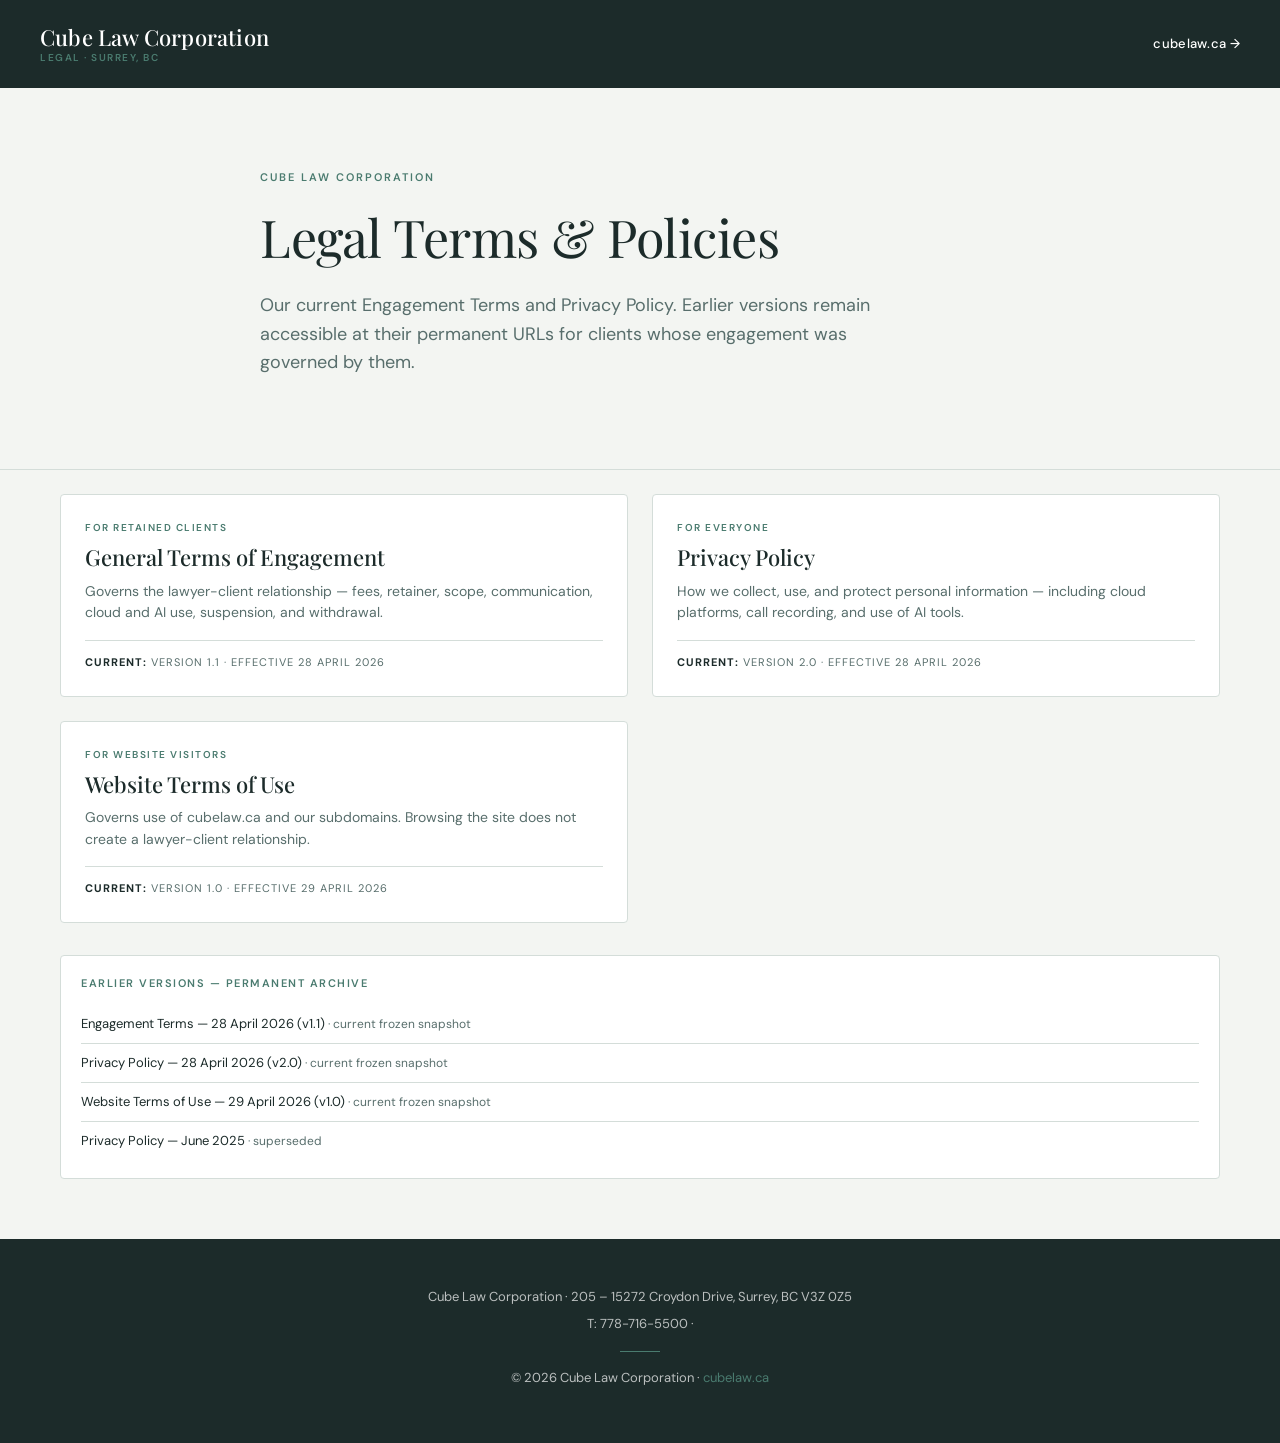
<file: index.html>
<!DOCTYPE html>
<html lang="en">
<head>
<meta charset="UTF-8">
<meta name="robots" content="noindex, nofollow">
<meta name="viewport" content="width=device-width, initial-scale=1.0">
<meta name="description" content="Cube Law Corporation — legal terms and policies.">
<title>Legal · Cube Law Corporation</title>
<link rel="preconnect" href="https://fonts.googleapis.com">
<link rel="preconnect" href="https://fonts.gstatic.com" crossorigin>
<link href="https://fonts.googleapis.com/css2?family=DM+Sans:wght@400;500;600;700&family=Playfair+Display:wght@400;500;600&display=swap" rel="stylesheet">
<link rel="stylesheet" href="/styles.css">
<style>
.landing-grid {
  display: grid;
  grid-template-columns: 1fr;
  gap: 16px;
  margin-top: 24px;
}
@media (min-width: 700px) {
  .landing-grid { grid-template-columns: 1fr 1fr; gap: 24px; }
}
.landing-card {
  background: var(--white);
  border: 1px solid var(--border);
  padding: 24px;
  border-radius: 4px;
  text-decoration: none;
  display: block;
  transition: border-color 0.2s, transform 0.2s;
}
.landing-card:hover {
  border-color: var(--sage);
}
.landing-card-eyebrow {
  font-size: 10px;
  font-weight: 600;
  text-transform: uppercase;
  letter-spacing: 1.5px;
  color: var(--sage);
  margin-bottom: 8px;
}
.landing-card h2 {
  font-family: 'Playfair Display', Georgia, serif;
  font-size: 22px;
  font-weight: 500;
  color: var(--ink);
  margin-bottom: 10px;
  line-height: 1.2;
}
.landing-card p {
  color: var(--body);
  font-size: 14px;
  line-height: 1.55;
  margin-bottom: 16px;
}
.landing-card-meta {
  font-size: 11px;
  color: var(--body);
  text-transform: uppercase;
  letter-spacing: 1px;
  padding-top: 12px;
  border-top: 1px solid var(--border);
}
.landing-card-meta strong { color: var(--ink); }
.archive-list {
  background: var(--white);
  border: 1px solid var(--border);
  border-radius: 4px;
  padding: 18px 20px;
  margin-top: 32px;
}
.archive-list h3 {
  font-size: 11px;
  font-weight: 600;
  text-transform: uppercase;
  letter-spacing: 1.5px;
  color: var(--sage);
  margin-bottom: 12px;
}
.archive-list ul { list-style: none; }
.archive-list li {
  padding: 8px 0;
  border-bottom: 1px solid var(--border);
  font-size: 13px;
}
.archive-list li:last-child { border-bottom: 0; }
.archive-list a {
  color: var(--ink);
  text-decoration: none;
  border-bottom: 1px solid transparent;
}
.archive-list a:hover { border-bottom-color: var(--sage); }
.archive-list span { color: var(--body); font-size: 12px; }
.intro {
  max-width: 760px;
  margin: 0 auto;
  padding: 24px 20px 0;
  font-size: 14px;
  line-height: 1.7;
  color: var(--body);
}
.intro strong { color: var(--ink); }
@media (min-width: 700px) {
  .intro { padding: 32px 32px 0; font-size: 15px; }
}
</style>
</head>
<body>

<header class="masthead">
  <div class="masthead-inner">
    <div class="masthead-brand">
      Cube Law Corporation
      <span>Legal · Surrey, BC</span>
    </div>
    <nav class="masthead-nav">
      <a href="https://cubelaw.ca" class="masthead-link">cubelaw.ca →</a>
    </nav>
  </div>
</header>

<section class="hero">
  <div class="hero-inner">
    <div class="hero-eyebrow">Cube Law Corporation</div>
    <h1>Legal Terms &amp; Policies</h1>
    <p class="hero-lead">Our current Engagement Terms and Privacy Policy. Earlier versions remain accessible at their permanent URLs for clients whose engagement was governed by them.</p>
  </div>
</section>

<div style="max-width: 1200px; margin: 0 auto; padding: 0 20px 60px;">

  <div class="landing-grid">

    <a href="/engagement-terms" class="landing-card">
      <div class="landing-card-eyebrow">For retained clients</div>
      <h2>General Terms of Engagement</h2>
      <p>Governs the lawyer-client relationship — fees, retainer, scope, communication, cloud and AI use, suspension, and withdrawal.</p>
      <div class="landing-card-meta"><strong>Current:</strong> Version 1.1 · Effective 28 April 2026</div>
    </a>

    <a href="/privacy" class="landing-card">
      <div class="landing-card-eyebrow">For everyone</div>
      <h2>Privacy Policy</h2>
      <p>How we collect, use, and protect personal information — including cloud platforms, call recording, and use of AI tools.</p>
      <div class="landing-card-meta"><strong>Current:</strong> Version 2.0 · Effective 28 April 2026</div>
    </a>

    <a href="/website-terms" class="landing-card">
      <div class="landing-card-eyebrow">For website visitors</div>
      <h2>Website Terms of Use</h2>
      <p>Governs use of cubelaw.ca and our subdomains. Browsing the site does not create a lawyer-client relationship.</p>
      <div class="landing-card-meta"><strong>Current:</strong> Version 1.0 · Effective 29 April 2026</div>
    </a>

  </div>

  <div class="archive-list">
    <h3>Earlier Versions — Permanent Archive</h3>
    <ul>
      <li><a href="/engagement-terms-2026-04-28">Engagement Terms — 28 April 2026 (v1.1)</a> <span>· current frozen snapshot</span></li>
      <li><a href="/privacy-2026-04-28">Privacy Policy — 28 April 2026 (v2.0)</a> <span>· current frozen snapshot</span></li>
      <li><a href="/website-terms-2026-04-29">Website Terms of Use — 29 April 2026 (v1.0)</a> <span>· current frozen snapshot</span></li>
      <li><a href="/privacy-2025-06">Privacy Policy — June 2025</a> <span>· superseded</span></li>
    </ul>
  </div>

</div>

<footer class="site-footer">
  <div class="site-footer-inner">
    <p>Cube Law Corporation · 205 – 15272 Croydon Drive, Surrey, BC V3Z 0Z5</p>
    <p>T: 778-716-5500 · </p>
    <div class="site-footer-rule"></div>
    <p>© 2026 Cube Law Corporation · <a href="https://cubelaw.ca">cubelaw.ca</a></p>
  </div>
</footer>

</body>
</html>
</file>
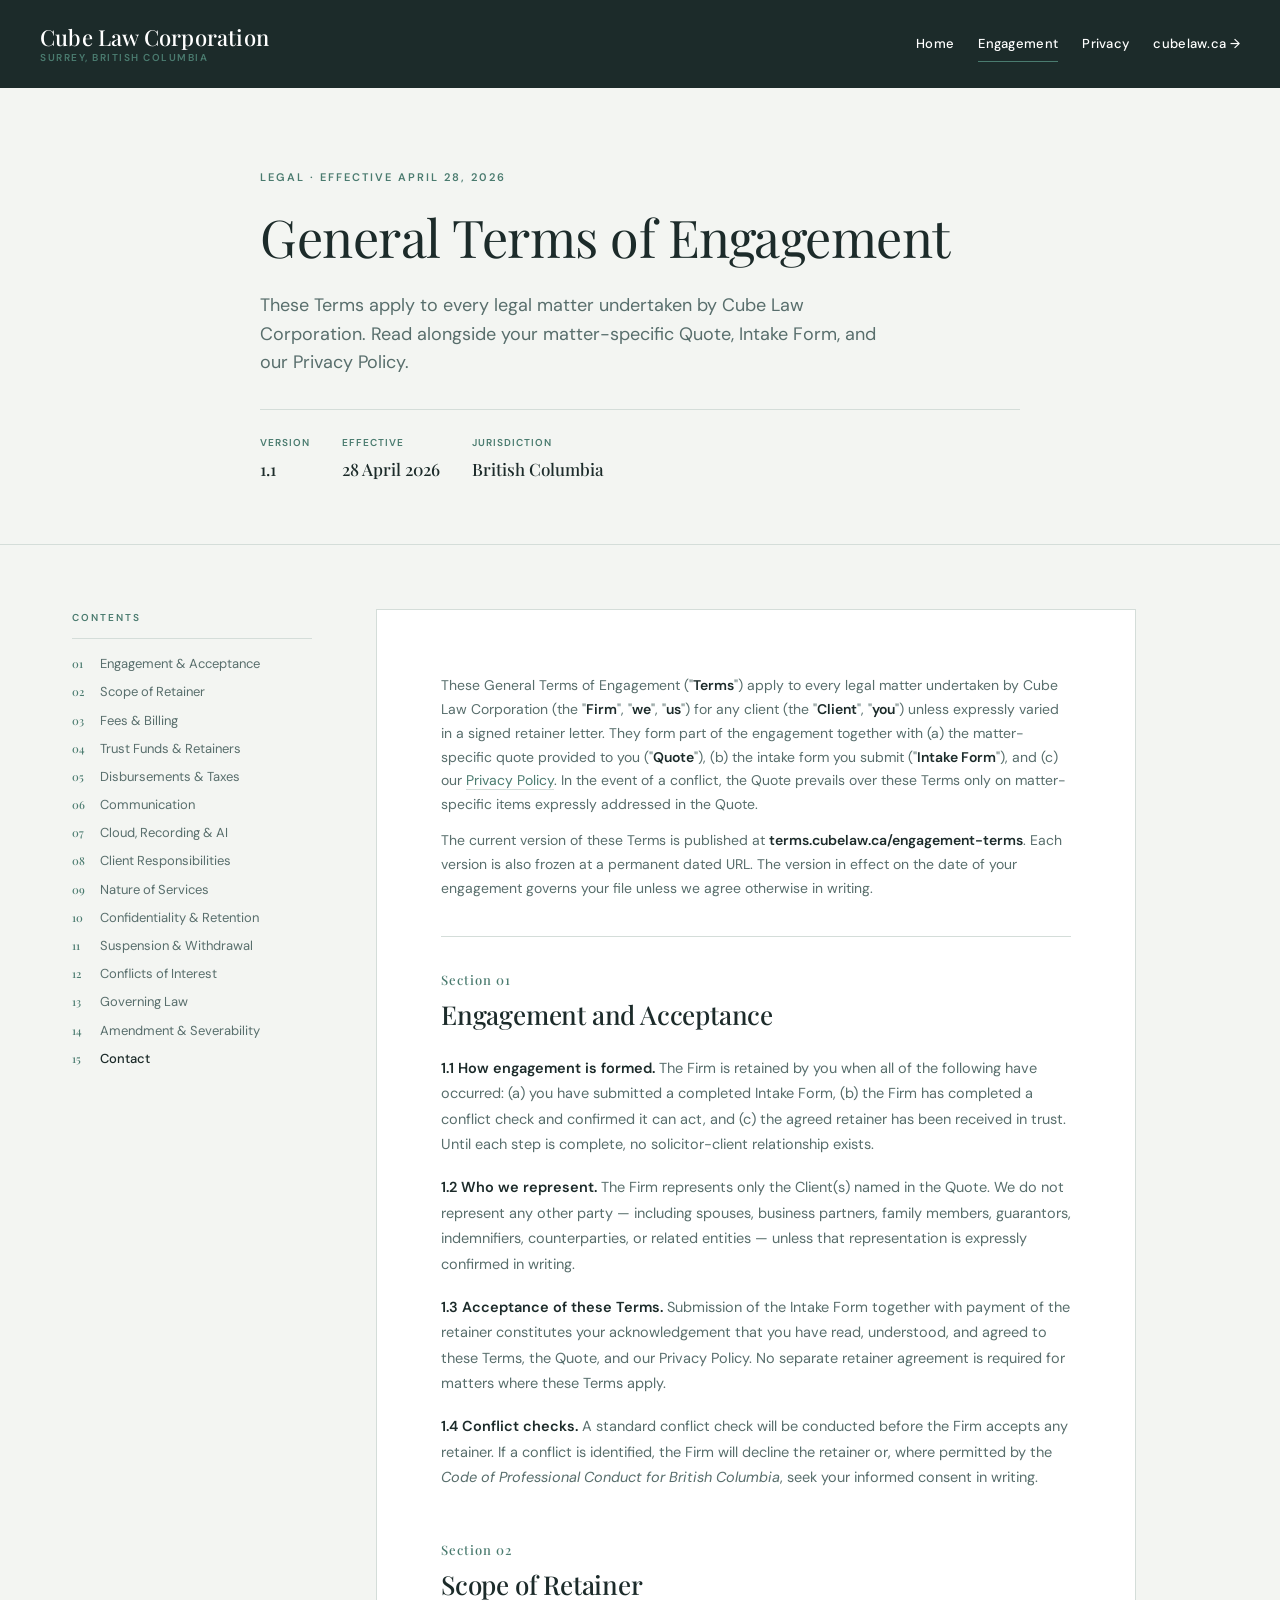
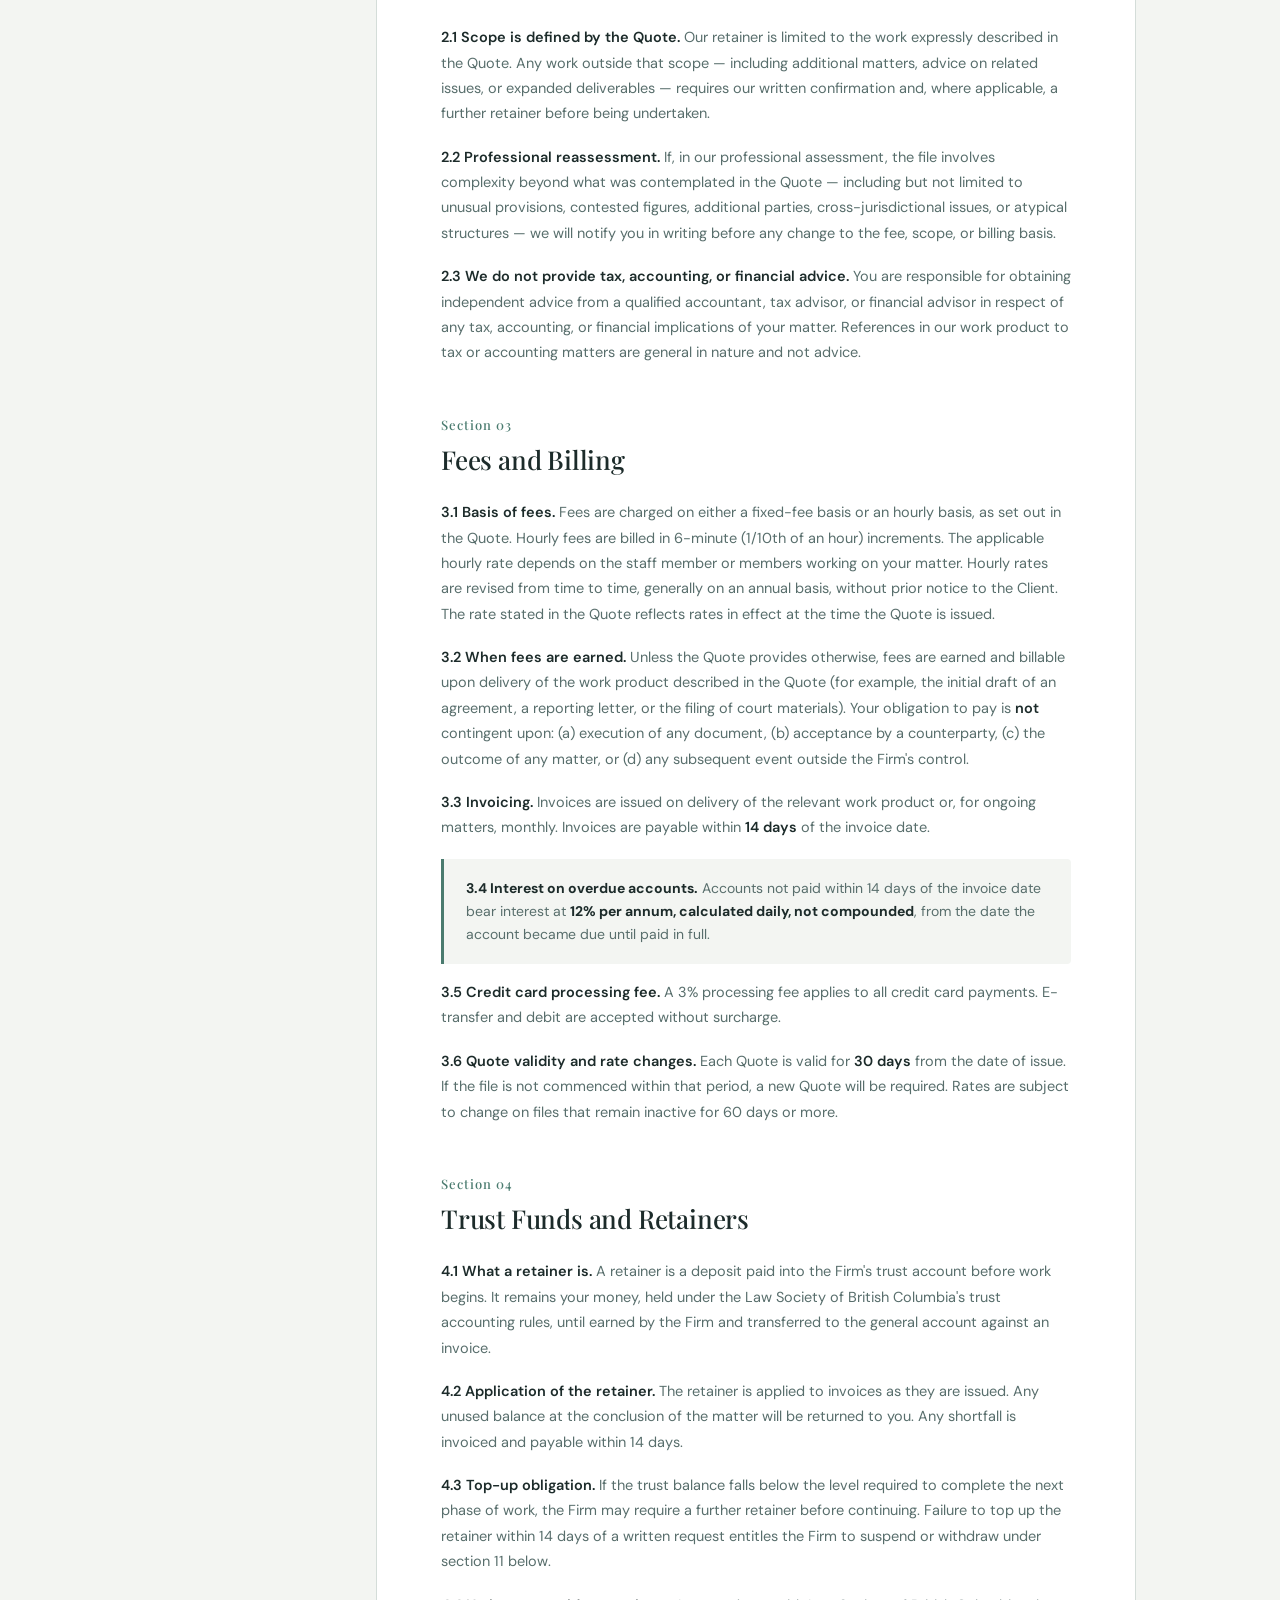
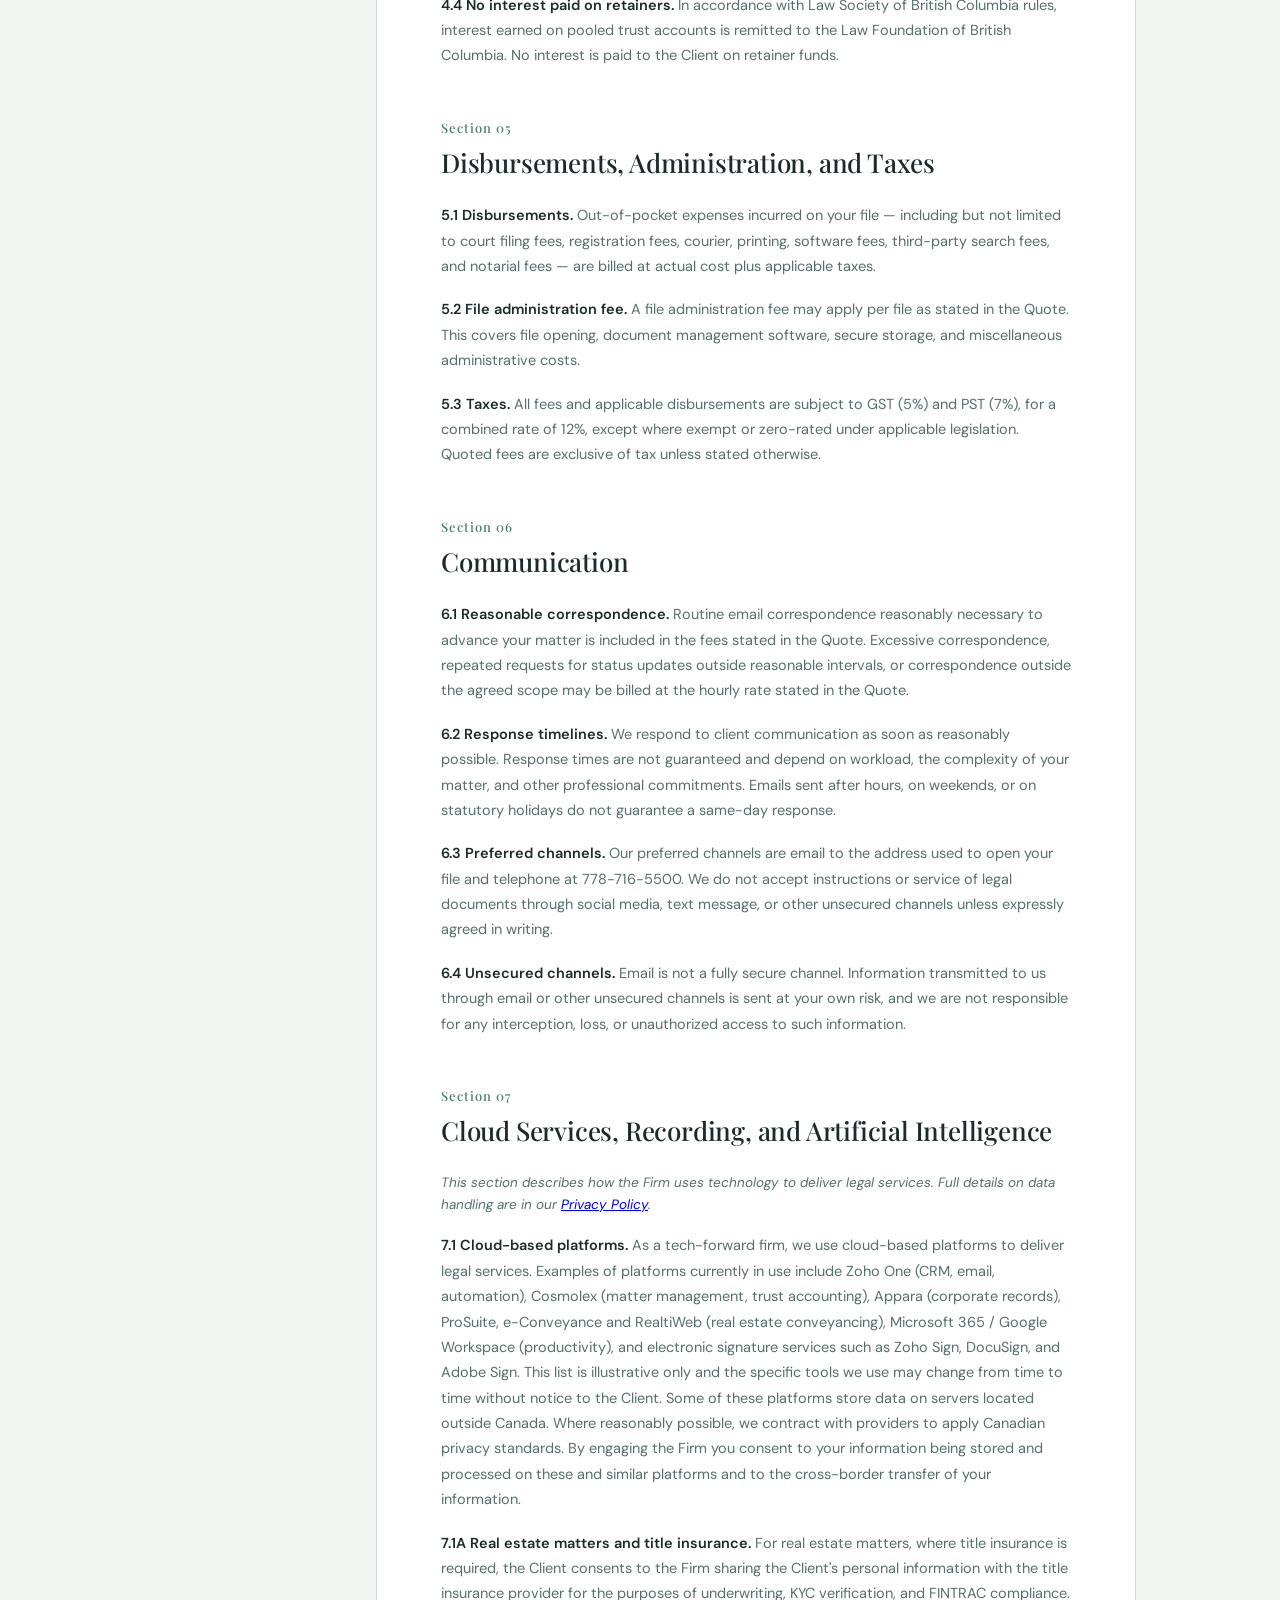
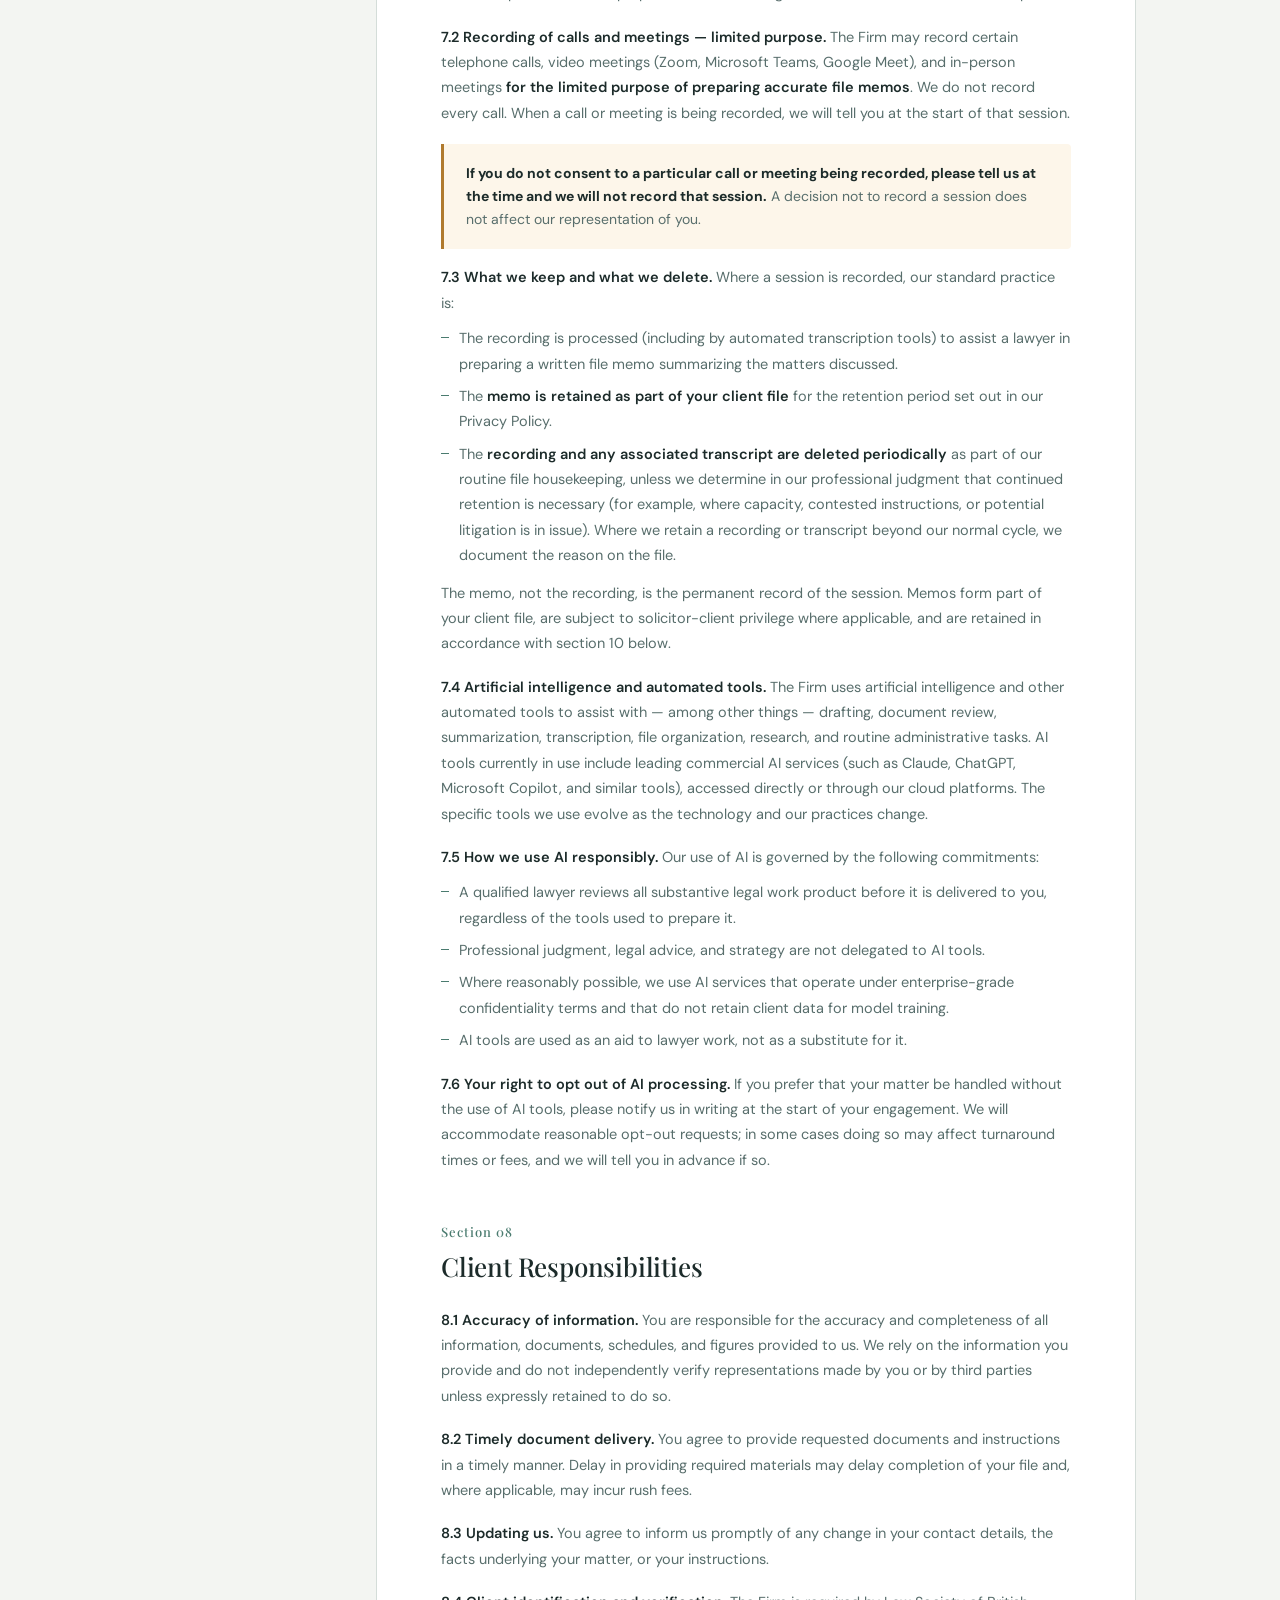
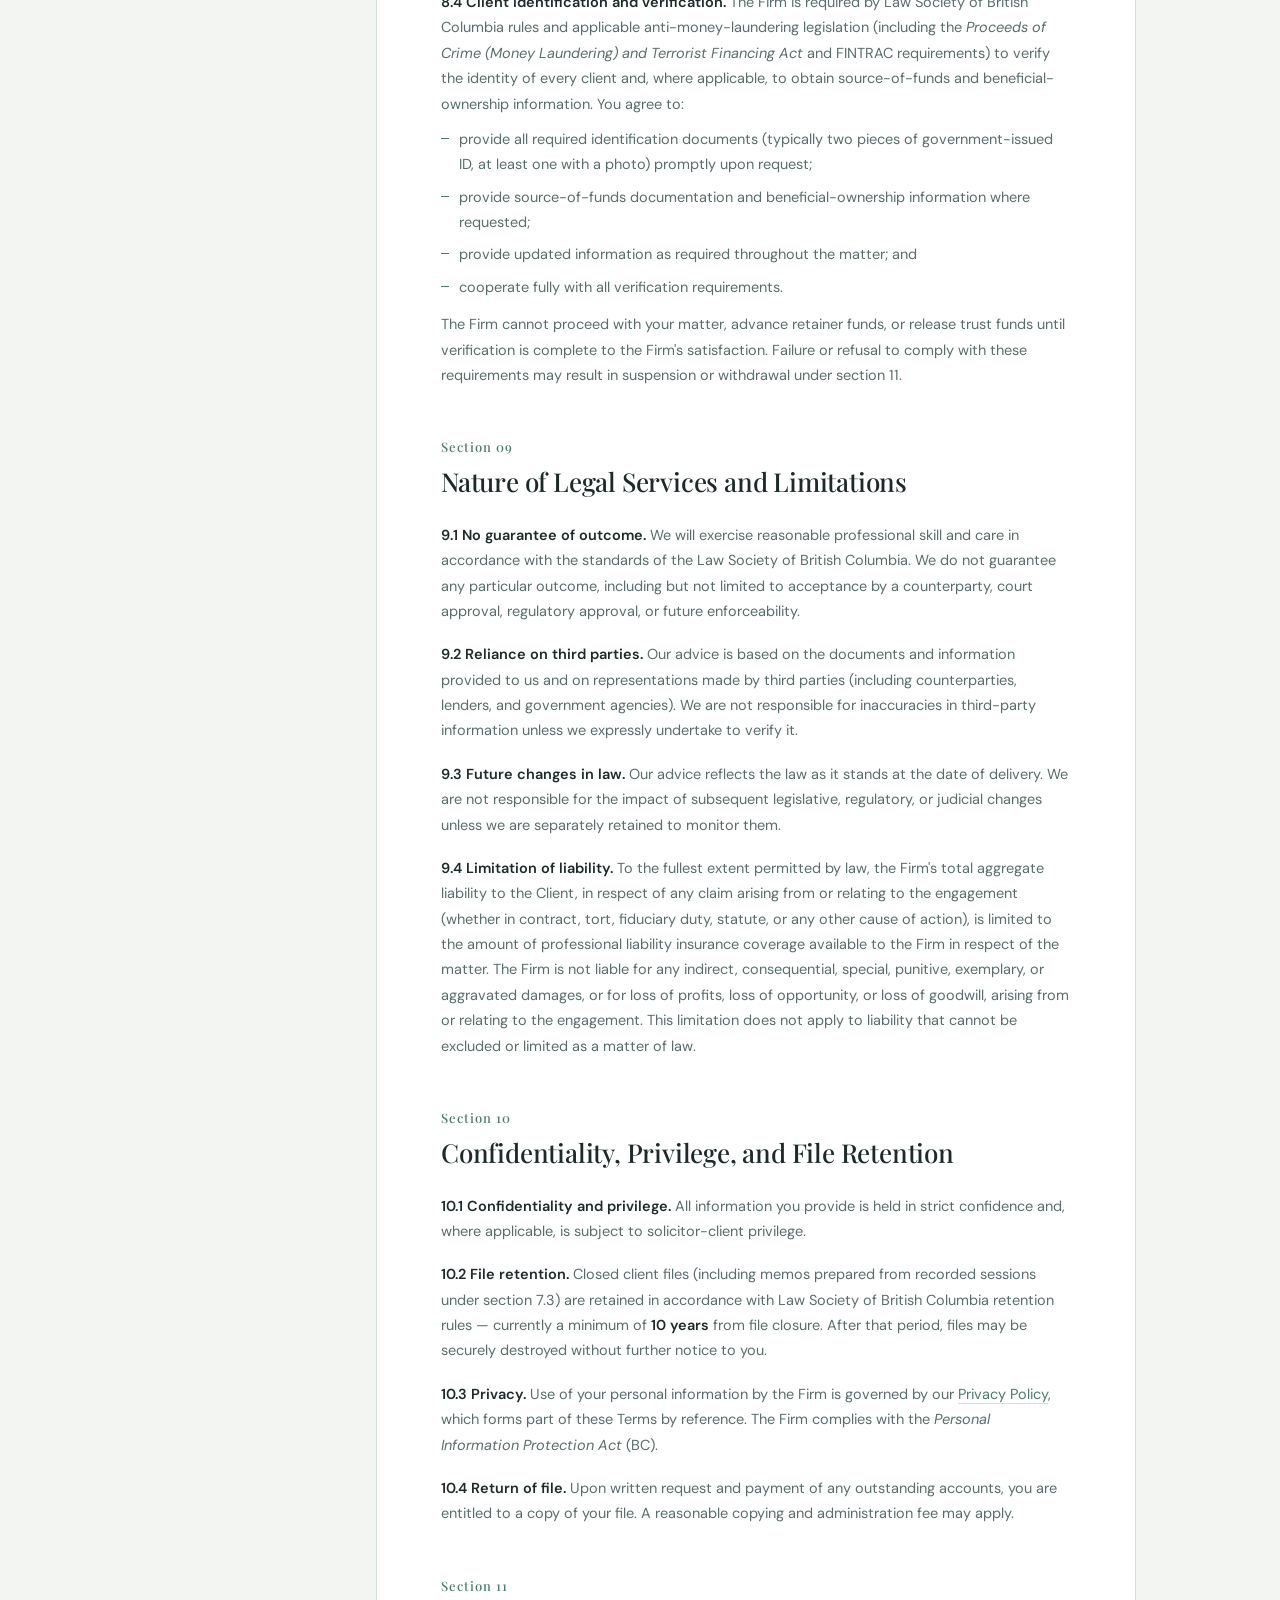
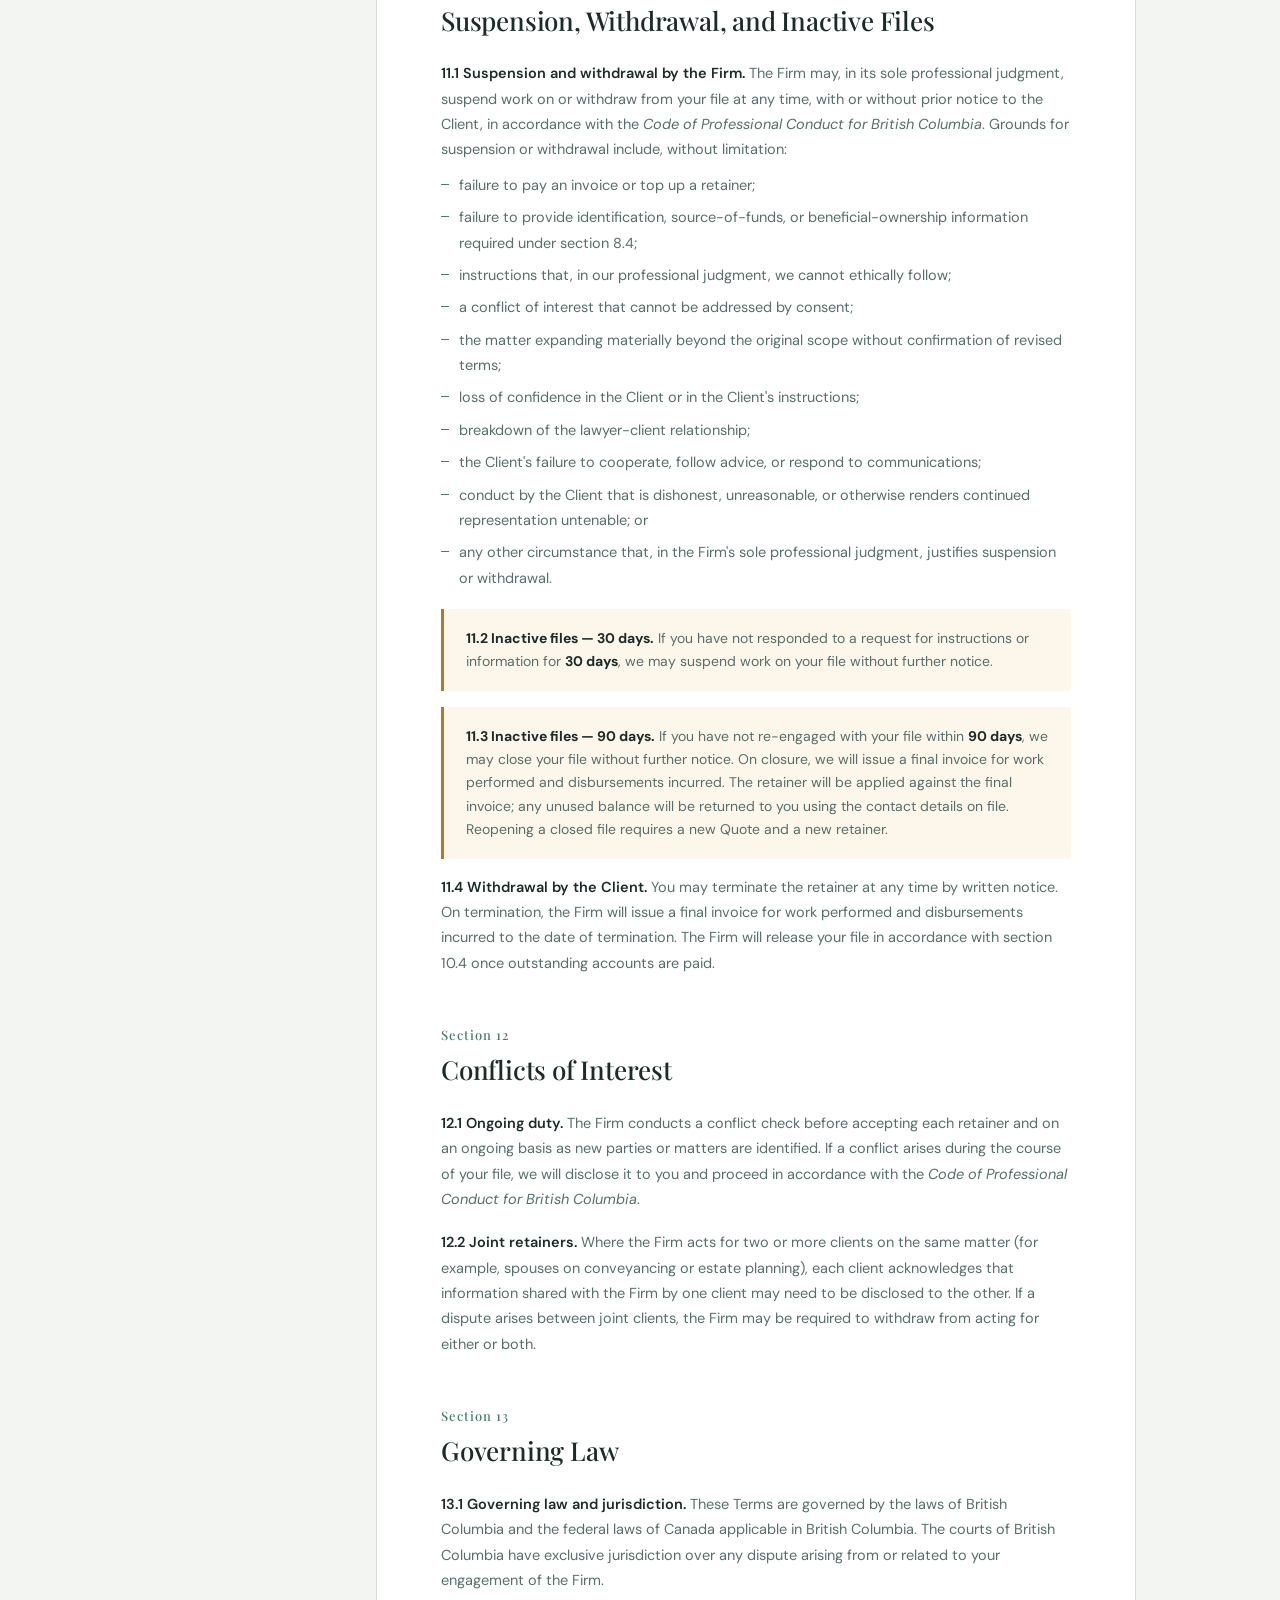
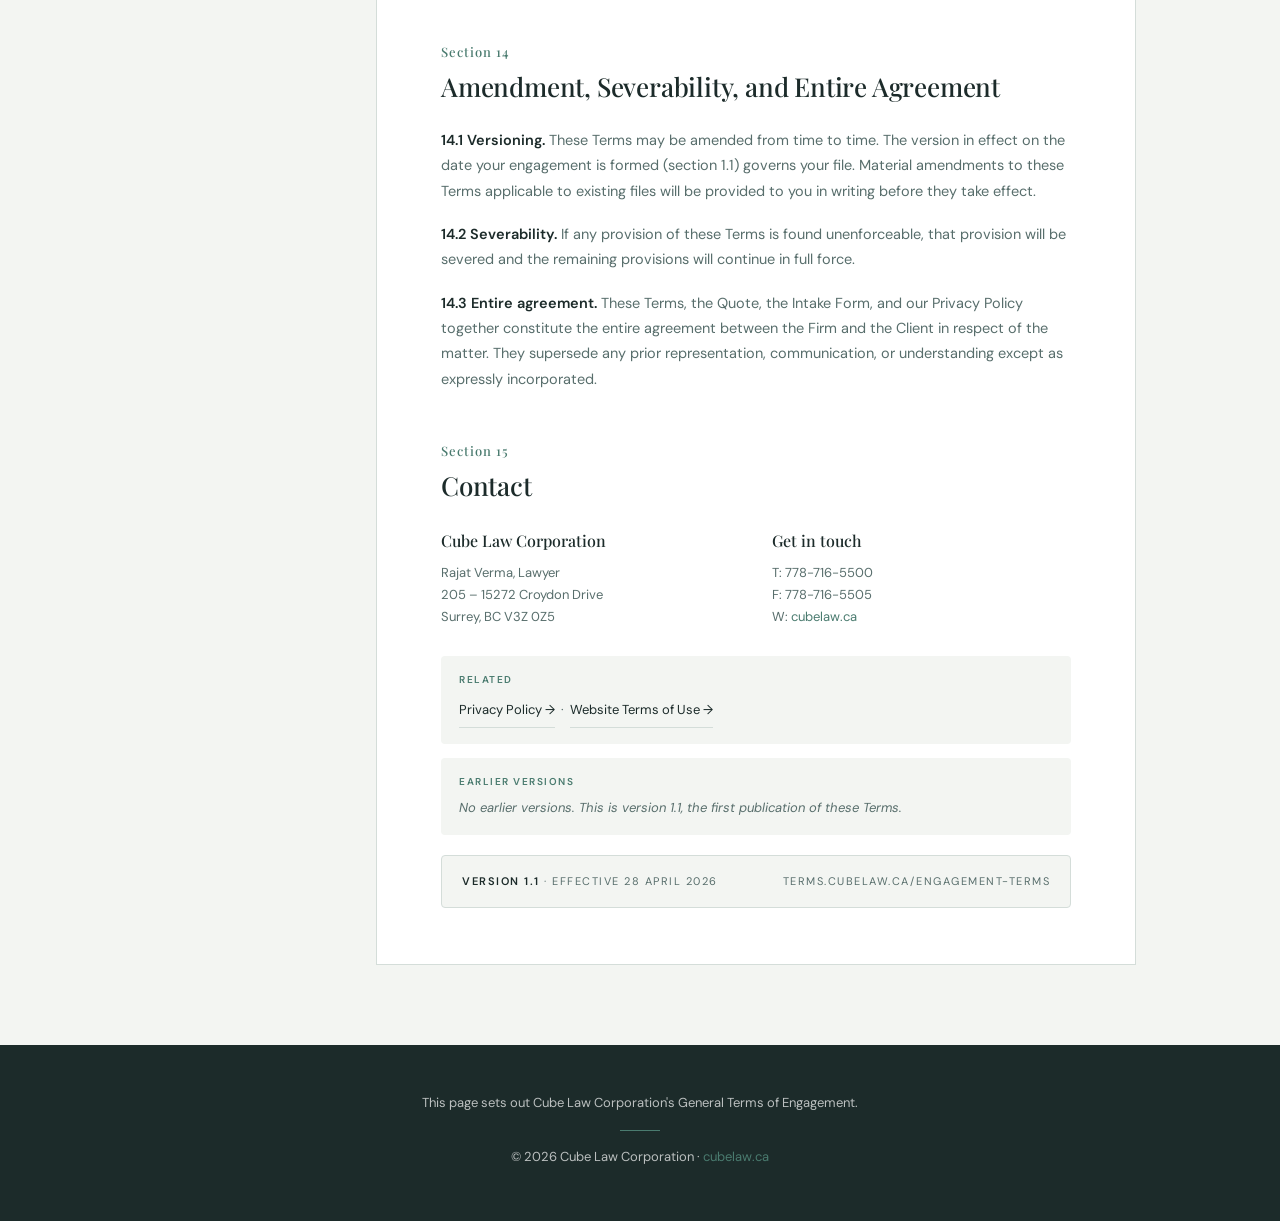
<file: engagement-terms-2026-04-28/index.html>
<!DOCTYPE html>
<html lang="en">
<head>
<meta charset="UTF-8">
<meta name="robots" content="noindex, nofollow">
<meta name="viewport" content="width=device-width, initial-scale=1.0">
<meta name="description" content="Cube Law Corporation — General Terms of Engagement. Effective April 28, 2026.">
<title>General Terms of Engagement · Cube Law Corporation</title>
<link rel="preconnect" href="https://fonts.googleapis.com">
<link rel="preconnect" href="https://fonts.gstatic.com" crossorigin>
<link href="https://fonts.googleapis.com/css2?family=DM+Sans:wght@400;500;600;700&family=Playfair+Display:wght@400;500;600&display=swap" rel="stylesheet">
<link rel="stylesheet" href="/styles.css">
</head>
<body>

<header class="masthead">
  <div class="masthead-inner">
    <div class="masthead-brand">
      Cube Law Corporation
      <span>Surrey, British Columbia</span>
    </div>
    <nav class="masthead-nav">
      <a href="/" class="masthead-link">Home</a>
      <a href="/engagement-terms" class="masthead-link active">Engagement</a>
      <a href="/privacy" class="masthead-link">Privacy</a>
      <a href="https://cubelaw.ca" class="masthead-link">cubelaw.ca →</a>
    </nav>
  </div>
</header>

<section class="hero">
  <div class="hero-inner">
    <div class="hero-eyebrow">Legal · Effective April 28, 2026</div>
    <h1>General Terms of Engagement</h1>
    <p class="hero-lead">These Terms apply to every legal matter undertaken by Cube Law Corporation. Read alongside your matter-specific Quote, Intake Form, and our Privacy Policy.</p>
    <div class="hero-meta">
      <div class="hero-meta-item"><div class="hero-meta-label">Version</div><div class="hero-meta-value">1.1</div></div>
      <div class="hero-meta-item"><div class="hero-meta-label">Effective</div><div class="hero-meta-value">28 April 2026</div></div>
      <div class="hero-meta-item"><div class="hero-meta-label">Jurisdiction</div><div class="hero-meta-value">British Columbia</div></div>
    </div>
  </div>
</section>

<details class="toc-mobile">
  <summary>Jump to section</summary>
  <ol>
    <li><a href="#s1">Engagement &amp; Acceptance</a></li>
    <li><a href="#s2">Scope of Retainer</a></li>
    <li><a href="#s3">Fees &amp; Billing</a></li>
    <li><a href="#s4">Trust Funds &amp; Retainers</a></li>
    <li><a href="#s5">Disbursements &amp; Taxes</a></li>
    <li><a href="#s6">Communication</a></li>
    <li><a href="#s7">Cloud, Recording &amp; AI</a></li>
    <li><a href="#s8">Client Responsibilities</a></li>
    <li><a href="#s9">Nature of Services</a></li>
    <li><a href="#s10">Confidentiality &amp; Retention</a></li>
    <li><a href="#s11">Suspension &amp; Withdrawal</a></li>
    <li><a href="#s12">Conflicts of Interest</a></li>
    <li><a href="#s13">Governing Law</a></li>
    <li><a href="#s14">Amendment &amp; Severability</a></li>
    <li><a href="#s15">Contact</a></li>
  </ol>
</details>

<div class="layout">

  <aside class="toc-desktop">
    <div class="toc-label">Contents</div>
    <ol>
      <li><a href="#s1">Engagement &amp; Acceptance</a></li>
      <li><a href="#s2">Scope of Retainer</a></li>
      <li><a href="#s3">Fees &amp; Billing</a></li>
      <li><a href="#s4">Trust Funds &amp; Retainers</a></li>
      <li><a href="#s5">Disbursements &amp; Taxes</a></li>
      <li><a href="#s6">Communication</a></li>
      <li><a href="#s7">Cloud, Recording &amp; AI</a></li>
      <li><a href="#s8">Client Responsibilities</a></li>
      <li><a href="#s9">Nature of Services</a></li>
      <li><a href="#s10">Confidentiality &amp; Retention</a></li>
      <li><a href="#s11">Suspension &amp; Withdrawal</a></li>
      <li><a href="#s12">Conflicts of Interest</a></li>
      <li><a href="#s13">Governing Law</a></li>
      <li><a href="#s14">Amendment &amp; Severability</a></li>
      <li><a href="#s15">Contact</a></li>
    </ol>
  </aside>

  <main class="doc">

    <div class="doc-preface">
      <p>These General Terms of Engagement ("<strong>Terms</strong>") apply to every legal matter undertaken by Cube Law Corporation (the "<strong>Firm</strong>", "<strong>we</strong>", "<strong>us</strong>") for any client (the "<strong>Client</strong>", "<strong>you</strong>") unless expressly varied in a signed retainer letter. They form part of the engagement together with (a) the matter-specific quote provided to you ("<strong>Quote</strong>"), (b) the intake form you submit ("<strong>Intake Form</strong>"), and (c) our <a href="/privacy">Privacy Policy</a>. In the event of a conflict, the Quote prevails over these Terms only on matter-specific items expressly addressed in the Quote.</p>
      <p>The current version of these Terms is published at <strong>terms.cubelaw.ca/engagement-terms</strong>. Each version is also frozen at a permanent dated URL. The version in effect on the date of your engagement governs your file unless we agree otherwise in writing.</p>
    </div>

    <section id="s1">
      <div class="section-num">Section 01</div>
      <h2>Engagement and Acceptance</h2>
      <div class="clause"><strong>1.1 How engagement is formed.</strong> The Firm is retained by you when all of the following have occurred: (a) you have submitted a completed Intake Form, (b) the Firm has completed a conflict check and confirmed it can act, and (c) the agreed retainer has been received in trust. Until each step is complete, no solicitor-client relationship exists.</div>
      <div class="clause"><strong>1.2 Who we represent.</strong> The Firm represents only the Client(s) named in the Quote. We do not represent any other party — including spouses, business partners, family members, guarantors, indemnifiers, counterparties, or related entities — unless that representation is expressly confirmed in writing.</div>
      <div class="clause"><strong>1.3 Acceptance of these Terms.</strong> Submission of the Intake Form together with payment of the retainer constitutes your acknowledgement that you have read, understood, and agreed to these Terms, the Quote, and our Privacy Policy. No separate retainer agreement is required for matters where these Terms apply.</div>
      <div class="clause"><strong>1.4 Conflict checks.</strong> A standard conflict check will be conducted before the Firm accepts any retainer. If a conflict is identified, the Firm will decline the retainer or, where permitted by the <em>Code of Professional Conduct for British Columbia</em>, seek your informed consent in writing.</div>
    </section>

    <section id="s2">
      <div class="section-num">Section 02</div>
      <h2>Scope of Retainer</h2>
      <div class="clause"><strong>2.1 Scope is defined by the Quote.</strong> Our retainer is limited to the work expressly described in the Quote. Any work outside that scope — including additional matters, advice on related issues, or expanded deliverables — requires our written confirmation and, where applicable, a further retainer before being undertaken.</div>
      <div class="clause"><strong>2.2 Professional reassessment.</strong> If, in our professional assessment, the file involves complexity beyond what was contemplated in the Quote — including but not limited to unusual provisions, contested figures, additional parties, cross-jurisdictional issues, or atypical structures — we will notify you in writing before any change to the fee, scope, or billing basis.</div>
      <div class="clause"><strong>2.3 We do not provide tax, accounting, or financial advice.</strong> You are responsible for obtaining independent advice from a qualified accountant, tax advisor, or financial advisor in respect of any tax, accounting, or financial implications of your matter. References in our work product to tax or accounting matters are general in nature and not advice.</div>
    </section>

    <section id="s3">
      <div class="section-num">Section 03</div>
      <h2>Fees and Billing</h2>
      <div class="clause"><strong>3.1 Basis of fees.</strong> Fees are charged on either a fixed-fee basis or an hourly basis, as set out in the Quote. Hourly fees are billed in 6-minute (1/10th of an hour) increments. The applicable hourly rate depends on the staff member or members working on your matter. Hourly rates are revised from time to time, generally on an annual basis, without prior notice to the Client. The rate stated in the Quote reflects rates in effect at the time the Quote is issued.</div>
      <div class="clause"><strong>3.2 When fees are earned.</strong> Unless the Quote provides otherwise, fees are earned and billable upon delivery of the work product described in the Quote (for example, the initial draft of an agreement, a reporting letter, or the filing of court materials). Your obligation to pay is <strong>not</strong> contingent upon: (a) execution of any document, (b) acceptance by a counterparty, (c) the outcome of any matter, or (d) any subsequent event outside the Firm's control.</div>
      <div class="clause"><strong>3.3 Invoicing.</strong> Invoices are issued on delivery of the relevant work product or, for ongoing matters, monthly. Invoices are payable within <strong>14 days</strong> of the invoice date.</div>
      <div class="callout"><strong>3.4 Interest on overdue accounts.</strong> Accounts not paid within 14 days of the invoice date bear interest at <strong>12% per annum, calculated daily, not compounded</strong>, from the date the account became due until paid in full.</div>
      <div class="clause"><strong>3.5 Credit card processing fee.</strong> A 3% processing fee applies to all credit card payments. E-transfer and debit are accepted without surcharge.</div>
      <div class="clause"><strong>3.6 Quote validity and rate changes.</strong> Each Quote is valid for <strong>30 days</strong> from the date of issue. If the file is not commenced within that period, a new Quote will be required. Rates are subject to change on files that remain inactive for 60 days or more.</div>
    </section>

    <section id="s4">
      <div class="section-num">Section 04</div>
      <h2>Trust Funds and Retainers</h2>
      <div class="clause"><strong>4.1 What a retainer is.</strong> A retainer is a deposit paid into the Firm's trust account before work begins. It remains your money, held under the Law Society of British Columbia's trust accounting rules, until earned by the Firm and transferred to the general account against an invoice.</div>
      <div class="clause"><strong>4.2 Application of the retainer.</strong> The retainer is applied to invoices as they are issued. Any unused balance at the conclusion of the matter will be returned to you. Any shortfall is invoiced and payable within 14 days.</div>
      <div class="clause"><strong>4.3 Top-up obligation.</strong> If the trust balance falls below the level required to complete the next phase of work, the Firm may require a further retainer before continuing. Failure to top up the retainer within 14 days of a written request entitles the Firm to suspend or withdraw under section 11 below.</div>
      <div class="clause"><strong>4.4 No interest paid on retainers.</strong> In accordance with Law Society of British Columbia rules, interest earned on pooled trust accounts is remitted to the Law Foundation of British Columbia. No interest is paid to the Client on retainer funds.</div>
    </section>

    <section id="s5">
      <div class="section-num">Section 05</div>
      <h2>Disbursements, Administration, and Taxes</h2>
      <div class="clause"><strong>5.1 Disbursements.</strong> Out-of-pocket expenses incurred on your file — including but not limited to court filing fees, registration fees, courier, printing, software fees, third-party search fees, and notarial fees — are billed at actual cost plus applicable taxes.</div>
      <div class="clause"><strong>5.2 File administration fee.</strong> A file administration fee may apply per file as stated in the Quote. This covers file opening, document management software, secure storage, and miscellaneous administrative costs.</div>
      <div class="clause"><strong>5.3 Taxes.</strong> All fees and applicable disbursements are subject to GST (5%) and PST (7%), for a combined rate of 12%, except where exempt or zero-rated under applicable legislation. Quoted fees are exclusive of tax unless stated otherwise.</div>
    </section>

    <section id="s6">
      <div class="section-num">Section 06</div>
      <h2>Communication</h2>
      <div class="clause"><strong>6.1 Reasonable correspondence.</strong> Routine email correspondence reasonably necessary to advance your matter is included in the fees stated in the Quote. Excessive correspondence, repeated requests for status updates outside reasonable intervals, or correspondence outside the agreed scope may be billed at the hourly rate stated in the Quote.</div>
      <div class="clause"><strong>6.2 Response timelines.</strong> We respond to client communication as soon as reasonably possible. Response times are not guaranteed and depend on workload, the complexity of your matter, and other professional commitments. Emails sent after hours, on weekends, or on statutory holidays do not guarantee a same-day response.</div>
      <div class="clause"><strong>6.3 Preferred channels.</strong> Our preferred channels are email to the address used to open your file and telephone at 778-716-5500. We do not accept instructions or service of legal documents through social media, text message, or other unsecured channels unless expressly agreed in writing.</div>
      <div class="clause"><strong>6.4 Unsecured channels.</strong> Email is not a fully secure channel. Information transmitted to us through email or other unsecured channels is sent at your own risk, and we are not responsible for any interception, loss, or unauthorized access to such information.</div>
    </section>

    <section id="s7">
      <div class="section-num">Section 07</div>
      <h2>Cloud Services, Recording, and Artificial Intelligence</h2>
      <p class="section-intro">This section describes how the Firm uses technology to deliver legal services. Full details on data handling are in our <a href="/privacy">Privacy Policy</a>.</p>

      <div class="clause"><strong>7.1 Cloud-based platforms.</strong> As a tech-forward firm, we use cloud-based platforms to deliver legal services. Examples of platforms currently in use include Zoho One (CRM, email, automation), Cosmolex (matter management, trust accounting), Appara (corporate records), ProSuite, e-Conveyance and RealtiWeb (real estate conveyancing), Microsoft 365 / Google Workspace (productivity), and electronic signature services such as Zoho Sign, DocuSign, and Adobe Sign. This list is illustrative only and the specific tools we use may change from time to time without notice to the Client. Some of these platforms store data on servers located outside Canada. Where reasonably possible, we contract with providers to apply Canadian privacy standards. By engaging the Firm you consent to your information being stored and processed on these and similar platforms and to the cross-border transfer of your information.</div>

      <div class="clause"><strong>7.1A Real estate matters and title insurance.</strong> For real estate matters, where title insurance is required, the Client consents to the Firm sharing the Client's personal information with the title insurance provider for the purposes of underwriting, KYC verification, and FINTRAC compliance.</div>

      <div class="clause"><strong>7.2 Recording of calls and meetings — limited purpose.</strong> The Firm may record certain telephone calls, video meetings (Zoom, Microsoft Teams, Google Meet), and in-person meetings <strong>for the limited purpose of preparing accurate file memos</strong>. We do not record every call. When a call or meeting is being recorded, we will tell you at the start of that session.</div>

      <div class="callout callout-amber"><strong>If you do not consent to a particular call or meeting being recorded, please tell us at the time and we will not record that session.</strong> A decision not to record a session does not affect our representation of you.</div>

      <div class="clause"><strong>7.3 What we keep and what we delete.</strong> Where a session is recorded, our standard practice is:
        <ul>
          <li>The recording is processed (including by automated transcription tools) to assist a lawyer in preparing a written file memo summarizing the matters discussed.</li>
          <li>The <strong>memo is retained as part of your client file</strong> for the retention period set out in our Privacy Policy.</li>
          <li>The <strong>recording and any associated transcript are deleted periodically</strong> as part of our routine file housekeeping, unless we determine in our professional judgment that continued retention is necessary (for example, where capacity, contested instructions, or potential litigation is in issue). Where we retain a recording or transcript beyond our normal cycle, we document the reason on the file.</li>
        </ul>
        The memo, not the recording, is the permanent record of the session. Memos form part of your client file, are subject to solicitor-client privilege where applicable, and are retained in accordance with section 10 below.
      </div>

      <div class="clause"><strong>7.4 Artificial intelligence and automated tools.</strong> The Firm uses artificial intelligence and other automated tools to assist with — among other things — drafting, document review, summarization, transcription, file organization, research, and routine administrative tasks. AI tools currently in use include leading commercial AI services (such as Claude, ChatGPT, Microsoft Copilot, and similar tools), accessed directly or through our cloud platforms. The specific tools we use evolve as the technology and our practices change.</div>

      <div class="clause"><strong>7.5 How we use AI responsibly.</strong> Our use of AI is governed by the following commitments:
        <ul>
          <li>A qualified lawyer reviews all substantive legal work product before it is delivered to you, regardless of the tools used to prepare it.</li>
          <li>Professional judgment, legal advice, and strategy are not delegated to AI tools.</li>
          <li>Where reasonably possible, we use AI services that operate under enterprise-grade confidentiality terms and that do not retain client data for model training.</li>
          <li>AI tools are used as an aid to lawyer work, not as a substitute for it.</li>
        </ul>
      </div>

      <div class="clause"><strong>7.6 Your right to opt out of AI processing.</strong> If you prefer that your matter be handled without the use of AI tools, please notify us in writing at the start of your engagement. We will accommodate reasonable opt-out requests; in some cases doing so may affect turnaround times or fees, and we will tell you in advance if so.</div>
    </section>

    <section id="s8">
      <div class="section-num">Section 08</div>
      <h2>Client Responsibilities</h2>
      <div class="clause"><strong>8.1 Accuracy of information.</strong> You are responsible for the accuracy and completeness of all information, documents, schedules, and figures provided to us. We rely on the information you provide and do not independently verify representations made by you or by third parties unless expressly retained to do so.</div>
      <div class="clause"><strong>8.2 Timely document delivery.</strong> You agree to provide requested documents and instructions in a timely manner. Delay in providing required materials may delay completion of your file and, where applicable, may incur rush fees.</div>
      <div class="clause"><strong>8.3 Updating us.</strong> You agree to inform us promptly of any change in your contact details, the facts underlying your matter, or your instructions.</div>
      <div class="clause"><strong>8.4 Client identification and verification.</strong> The Firm is required by Law Society of British Columbia rules and applicable anti-money-laundering legislation (including the <em>Proceeds of Crime (Money Laundering) and Terrorist Financing Act</em> and FINTRAC requirements) to verify the identity of every client and, where applicable, to obtain source-of-funds and beneficial-ownership information. You agree to:
        <ul>
          <li>provide all required identification documents (typically two pieces of government-issued ID, at least one with a photo) promptly upon request;</li>
          <li>provide source-of-funds documentation and beneficial-ownership information where requested;</li>
          <li>provide updated information as required throughout the matter; and</li>
          <li>cooperate fully with all verification requirements.</li>
        </ul>
        The Firm cannot proceed with your matter, advance retainer funds, or release trust funds until verification is complete to the Firm's satisfaction. Failure or refusal to comply with these requirements may result in suspension or withdrawal under section 11.
      </div>
    </section>

    <section id="s9">
      <div class="section-num">Section 09</div>
      <h2>Nature of Legal Services and Limitations</h2>
      <div class="clause"><strong>9.1 No guarantee of outcome.</strong> We will exercise reasonable professional skill and care in accordance with the standards of the Law Society of British Columbia. We do not guarantee any particular outcome, including but not limited to acceptance by a counterparty, court approval, regulatory approval, or future enforceability.</div>
      <div class="clause"><strong>9.2 Reliance on third parties.</strong> Our advice is based on the documents and information provided to us and on representations made by third parties (including counterparties, lenders, and government agencies). We are not responsible for inaccuracies in third-party information unless we expressly undertake to verify it.</div>
      <div class="clause"><strong>9.3 Future changes in law.</strong> Our advice reflects the law as it stands at the date of delivery. We are not responsible for the impact of subsequent legislative, regulatory, or judicial changes unless we are separately retained to monitor them.</div>
      <div class="clause"><strong>9.4 Limitation of liability.</strong> To the fullest extent permitted by law, the Firm's total aggregate liability to the Client, in respect of any claim arising from or relating to the engagement (whether in contract, tort, fiduciary duty, statute, or any other cause of action), is limited to the amount of professional liability insurance coverage available to the Firm in respect of the matter. The Firm is not liable for any indirect, consequential, special, punitive, exemplary, or aggravated damages, or for loss of profits, loss of opportunity, or loss of goodwill, arising from or relating to the engagement. This limitation does not apply to liability that cannot be excluded or limited as a matter of law.</div>
    </section>

    <section id="s10">
      <div class="section-num">Section 10</div>
      <h2>Confidentiality, Privilege, and File Retention</h2>
      <div class="clause"><strong>10.1 Confidentiality and privilege.</strong> All information you provide is held in strict confidence and, where applicable, is subject to solicitor-client privilege.</div>
      <div class="clause"><strong>10.2 File retention.</strong> Closed client files (including memos prepared from recorded sessions under section 7.3) are retained in accordance with Law Society of British Columbia retention rules — currently a minimum of <strong>10 years</strong> from file closure. After that period, files may be securely destroyed without further notice to you.</div>
      <div class="clause"><strong>10.3 Privacy.</strong> Use of your personal information by the Firm is governed by our <a href="/privacy">Privacy Policy</a>, which forms part of these Terms by reference. The Firm complies with the <em>Personal Information Protection Act</em> (BC).</div>
      <div class="clause"><strong>10.4 Return of file.</strong> Upon written request and payment of any outstanding accounts, you are entitled to a copy of your file. A reasonable copying and administration fee may apply.</div>
    </section>

    <section id="s11">
      <div class="section-num">Section 11</div>
      <h2>Suspension, Withdrawal, and Inactive Files</h2>
      <div class="clause"><strong>11.1 Suspension and withdrawal by the Firm.</strong> The Firm may, in its sole professional judgment, suspend work on or withdraw from your file at any time, with or without prior notice to the Client, in accordance with the <em>Code of Professional Conduct for British Columbia</em>. Grounds for suspension or withdrawal include, without limitation:
        <ul>
          <li>failure to pay an invoice or top up a retainer;</li>
          <li>failure to provide identification, source-of-funds, or beneficial-ownership information required under section 8.4;</li>
          <li>instructions that, in our professional judgment, we cannot ethically follow;</li>
          <li>a conflict of interest that cannot be addressed by consent;</li>
          <li>the matter expanding materially beyond the original scope without confirmation of revised terms;</li>
          <li>loss of confidence in the Client or in the Client's instructions;</li>
          <li>breakdown of the lawyer-client relationship;</li>
          <li>the Client's failure to cooperate, follow advice, or respond to communications;</li>
          <li>conduct by the Client that is dishonest, unreasonable, or otherwise renders continued representation untenable; or</li>
          <li>any other circumstance that, in the Firm's sole professional judgment, justifies suspension or withdrawal.</li>
        </ul>
      </div>
      <div class="callout callout-amber"><strong>11.2 Inactive files — 30 days.</strong> If you have not responded to a request for instructions or information for <strong>30 days</strong>, we may suspend work on your file without further notice.</div>
      <div class="callout callout-amber"><strong>11.3 Inactive files — 90 days.</strong> If you have not re-engaged with your file within <strong>90 days</strong>, we may close your file without further notice. On closure, we will issue a final invoice for work performed and disbursements incurred. The retainer will be applied against the final invoice; any unused balance will be returned to you using the contact details on file. Reopening a closed file requires a new Quote and a new retainer.</div>
      <div class="clause"><strong>11.4 Withdrawal by the Client.</strong> You may terminate the retainer at any time by written notice. On termination, the Firm will issue a final invoice for work performed and disbursements incurred to the date of termination. The Firm will release your file in accordance with section 10.4 once outstanding accounts are paid.</div>
    </section>

    <section id="s12">
      <div class="section-num">Section 12</div>
      <h2>Conflicts of Interest</h2>
      <div class="clause"><strong>12.1 Ongoing duty.</strong> The Firm conducts a conflict check before accepting each retainer and on an ongoing basis as new parties or matters are identified. If a conflict arises during the course of your file, we will disclose it to you and proceed in accordance with the <em>Code of Professional Conduct for British Columbia</em>.</div>
      <div class="clause"><strong>12.2 Joint retainers.</strong> Where the Firm acts for two or more clients on the same matter (for example, spouses on conveyancing or estate planning), each client acknowledges that information shared with the Firm by one client may need to be disclosed to the other. If a dispute arises between joint clients, the Firm may be required to withdraw from acting for either or both.</div>
    </section>

    <section id="s13">
      <div class="section-num">Section 13</div>
      <h2>Governing Law</h2>
      <div class="clause"><strong>13.1 Governing law and jurisdiction.</strong> These Terms are governed by the laws of British Columbia and the federal laws of Canada applicable in British Columbia. The courts of British Columbia have exclusive jurisdiction over any dispute arising from or related to your engagement of the Firm.</div>
    </section>

    <section id="s14">
      <div class="section-num">Section 14</div>
      <h2>Amendment, Severability, and Entire Agreement</h2>
      <div class="clause"><strong>14.1 Versioning.</strong> These Terms may be amended from time to time. The version in effect on the date your engagement is formed (section 1.1) governs your file. Material amendments to these Terms applicable to existing files will be provided to you in writing before they take effect.</div>
      <div class="clause"><strong>14.2 Severability.</strong> If any provision of these Terms is found unenforceable, that provision will be severed and the remaining provisions will continue in full force.</div>
      <div class="clause"><strong>14.3 Entire agreement.</strong> These Terms, the Quote, the Intake Form, and our Privacy Policy together constitute the entire agreement between the Firm and the Client in respect of the matter. They supersede any prior representation, communication, or understanding except as expressly incorporated.</div>
    </section>

    <section id="s15">
      <div class="section-num">Section 15</div>
      <h2>Contact</h2>
      <div class="doc-footer-grid">
        <div class="doc-footer-col">
          <h3>Cube Law Corporation</h3>
          <p>Rajat Verma, Lawyer<br>205 – 15272 Croydon Drive<br>Surrey, BC V3Z 0Z5</p>
        </div>
        <div class="doc-footer-col">
          <h3>Get in touch</h3>
          <p>T: 778-716-5500<br>F: 778-716-5505<br>W: <a href="https://cubelaw.ca">cubelaw.ca</a></p>
        </div>
      </div>
    </section>

    <div class="related">
      <div class="related-label">Related</div>
      <a href="/privacy">Privacy Policy →</a> &nbsp;·&nbsp; <a href="https://cubelaw.ca/terms">Website Terms of Use →</a>
    </div>

    <div class="related" style="margin-top: 14px;">
      <div class="related-label">Earlier Versions</div>
      <em style="font-size: 13px; color: var(--body);">No earlier versions. This is version 1.1, the first publication of these Terms.</em>
    </div>

    <div class="version-stamp">
      <span><strong>Version 1.1</strong> · Effective 28 April 2026</span>
      <span>terms.cubelaw.ca/engagement-terms</span>
    </div>

  </main>
</div>

<footer class="site-footer">
  <div class="site-footer-inner">
    <p>This page sets out Cube Law Corporation's General Terms of Engagement.</p>
    <div class="site-footer-rule"></div>
    <p>© 2026 Cube Law Corporation · <a href="https://cubelaw.ca">cubelaw.ca</a></p>
  </div>
</footer>

<script>
const sections = document.querySelectorAll('section[id]');
const tocLinks = document.querySelectorAll('.toc-desktop a');
if (sections.length && tocLinks.length) {
  const observer = new IntersectionObserver((entries) => {
    entries.forEach(entry => {
      if (entry.isIntersecting) {
        const id = entry.target.id;
        tocLinks.forEach(link => {
          link.classList.toggle('active', link.getAttribute('href') === '#' + id);
        });
      }
    });
  }, { rootMargin: '-20% 0px -70% 0px' });
  sections.forEach(s => observer.observe(s));
}
// Close mobile TOC after a link is tapped
document.querySelectorAll('.toc-mobile a').forEach(link => {
  link.addEventListener('click', () => {
    const details = document.querySelector('.toc-mobile');
    if (details) details.open = false;
  });
});
</script>

</body>
</html>
</file>
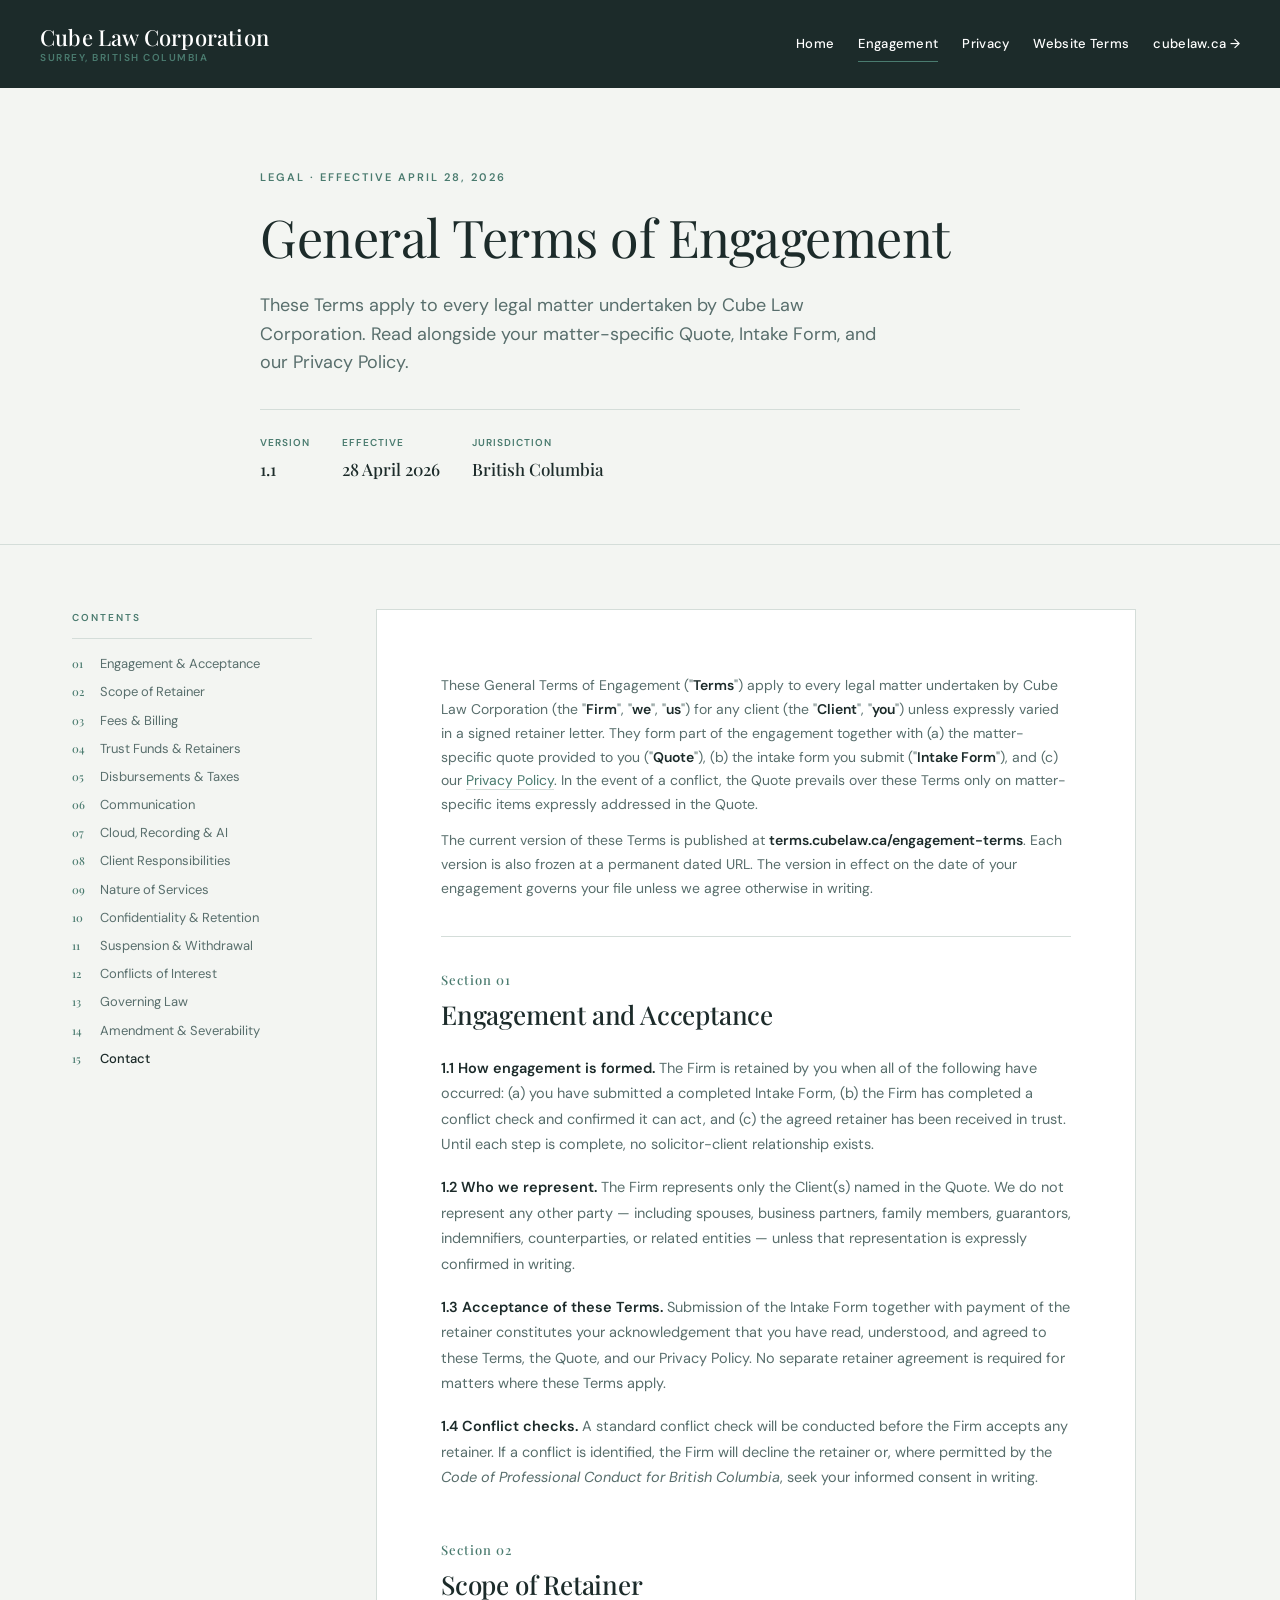
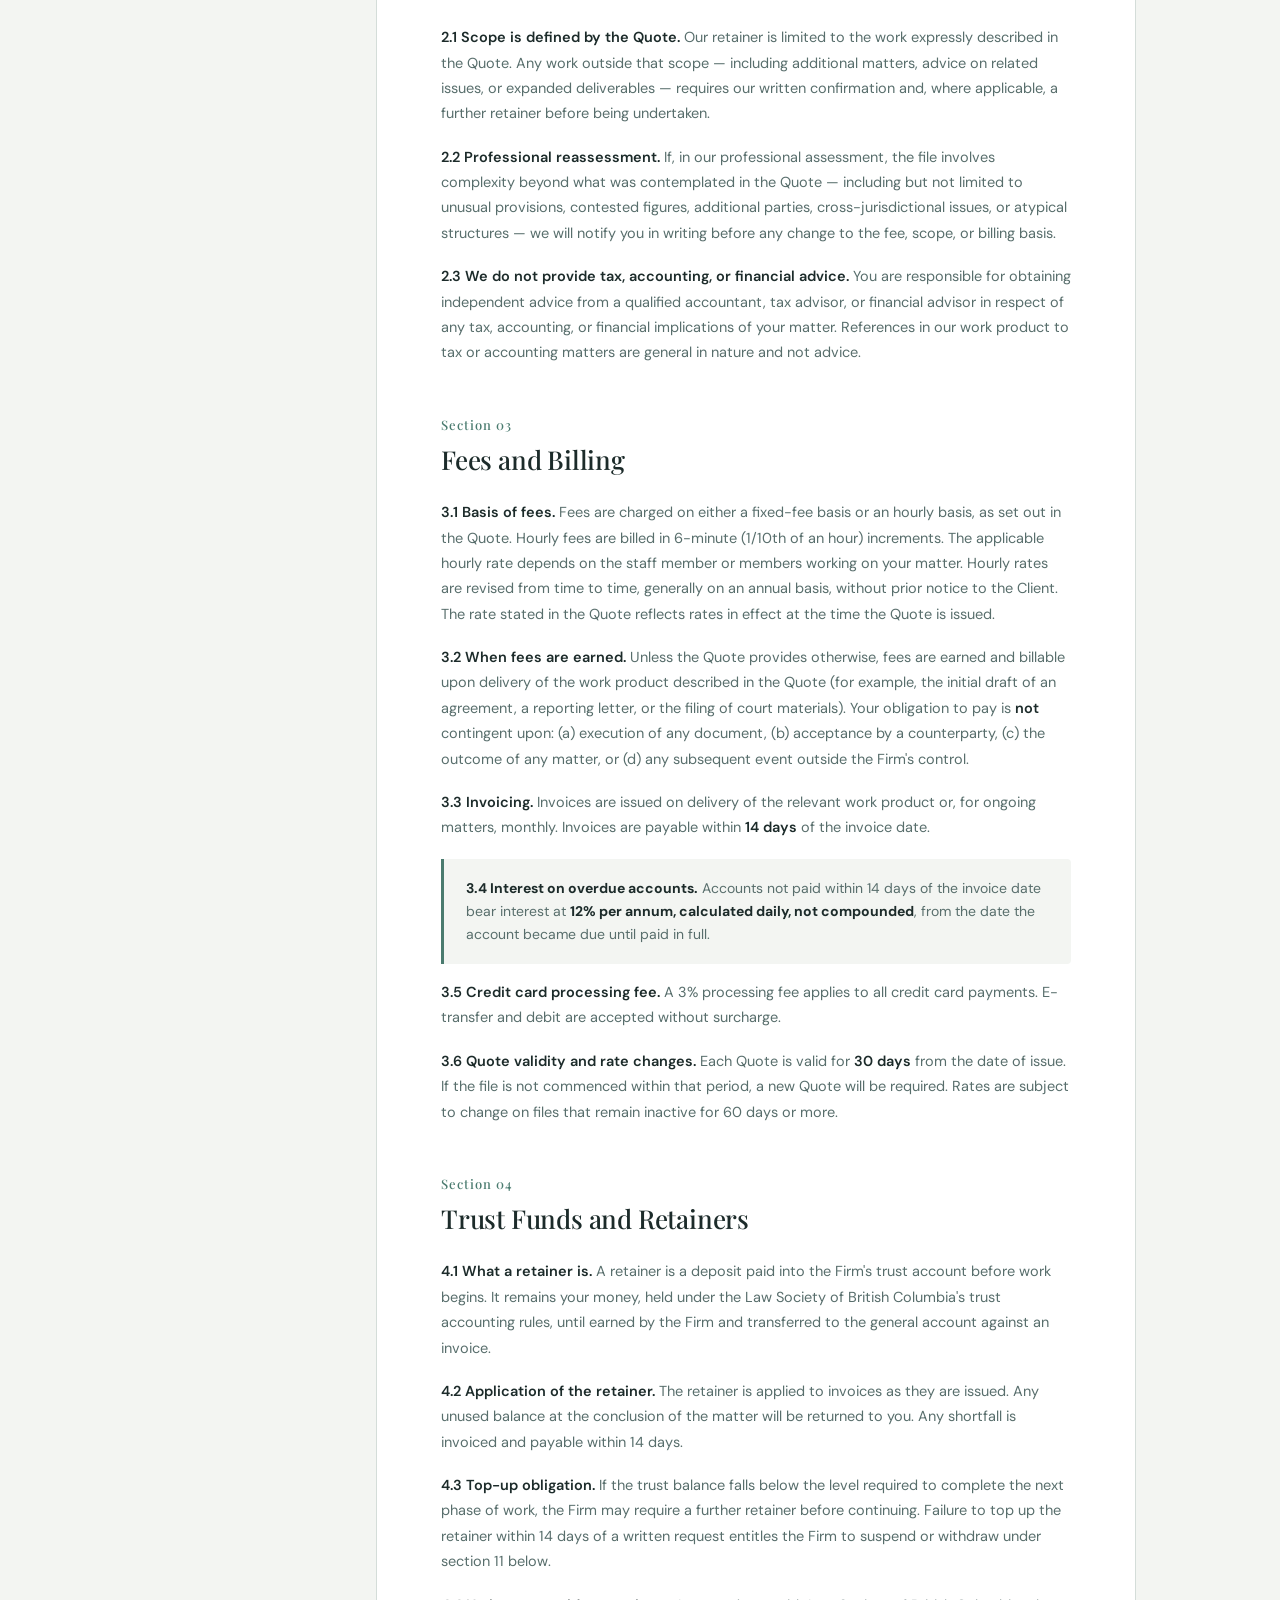
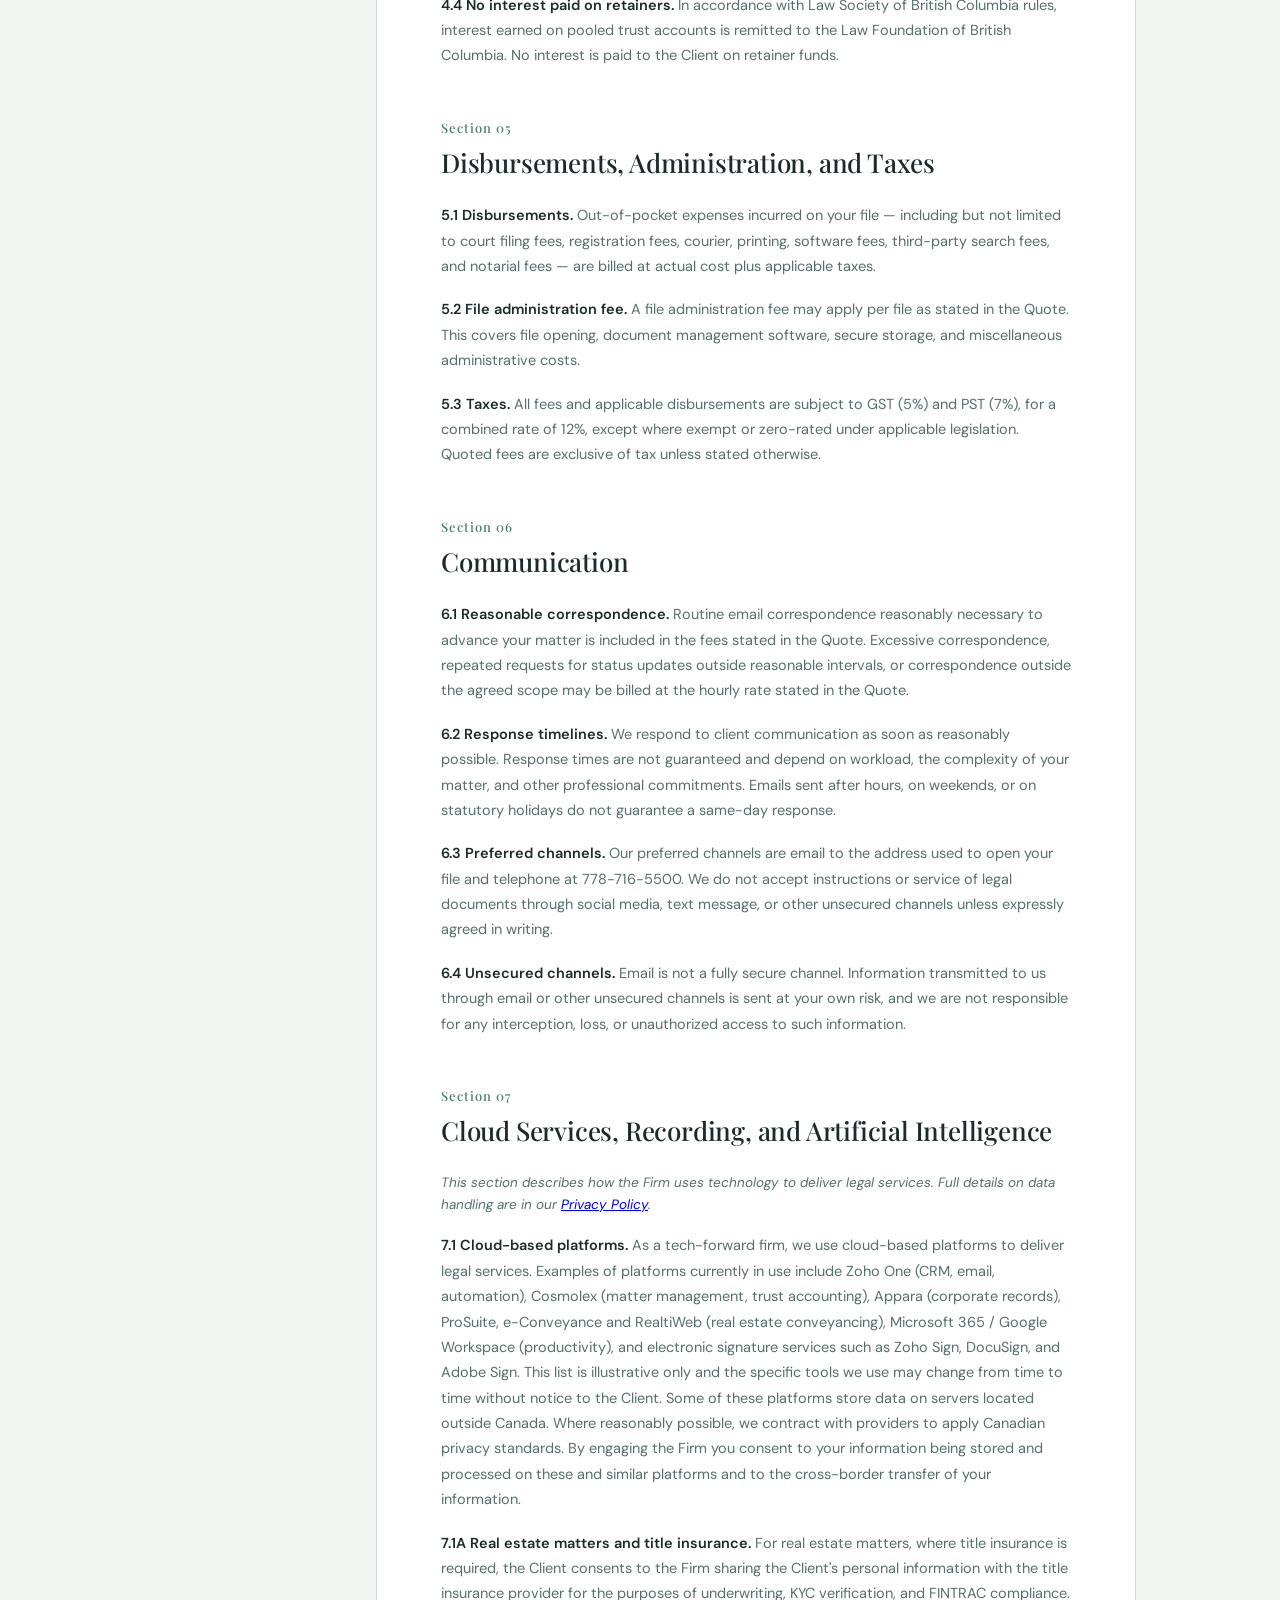
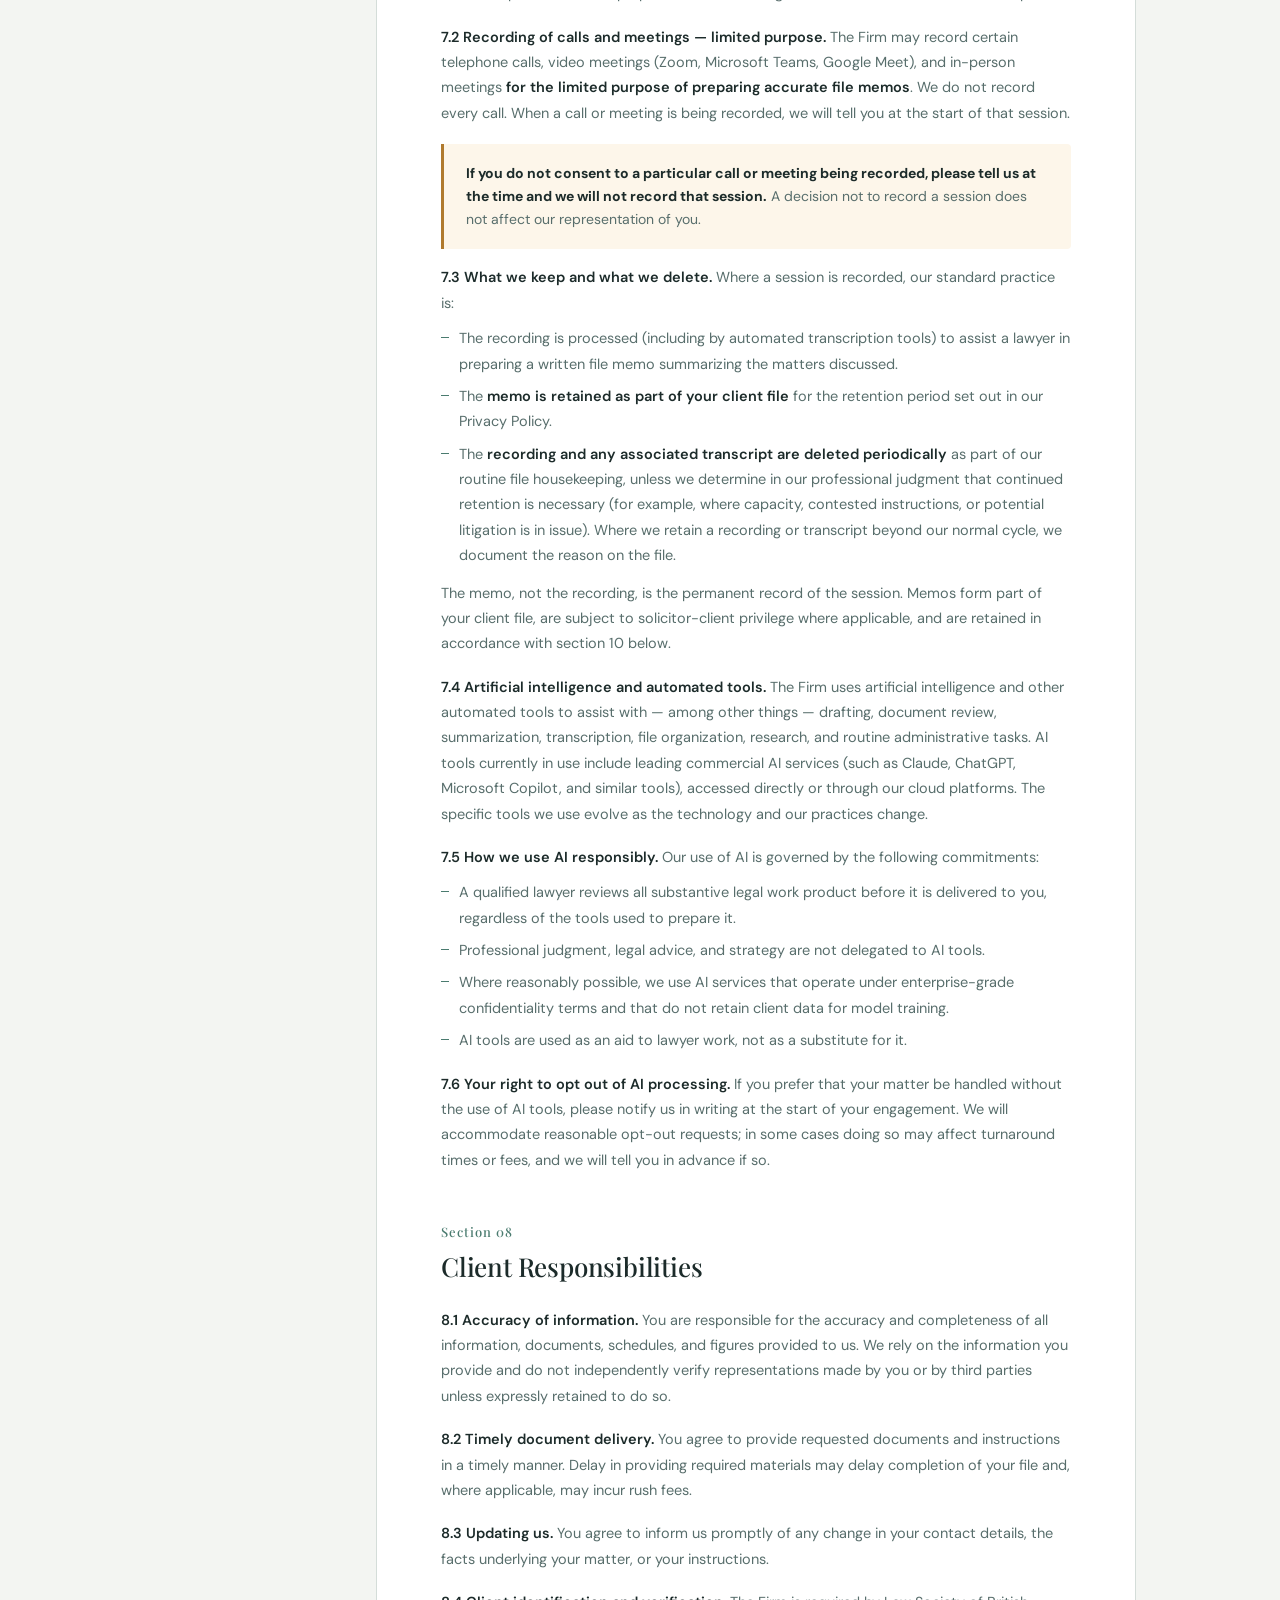
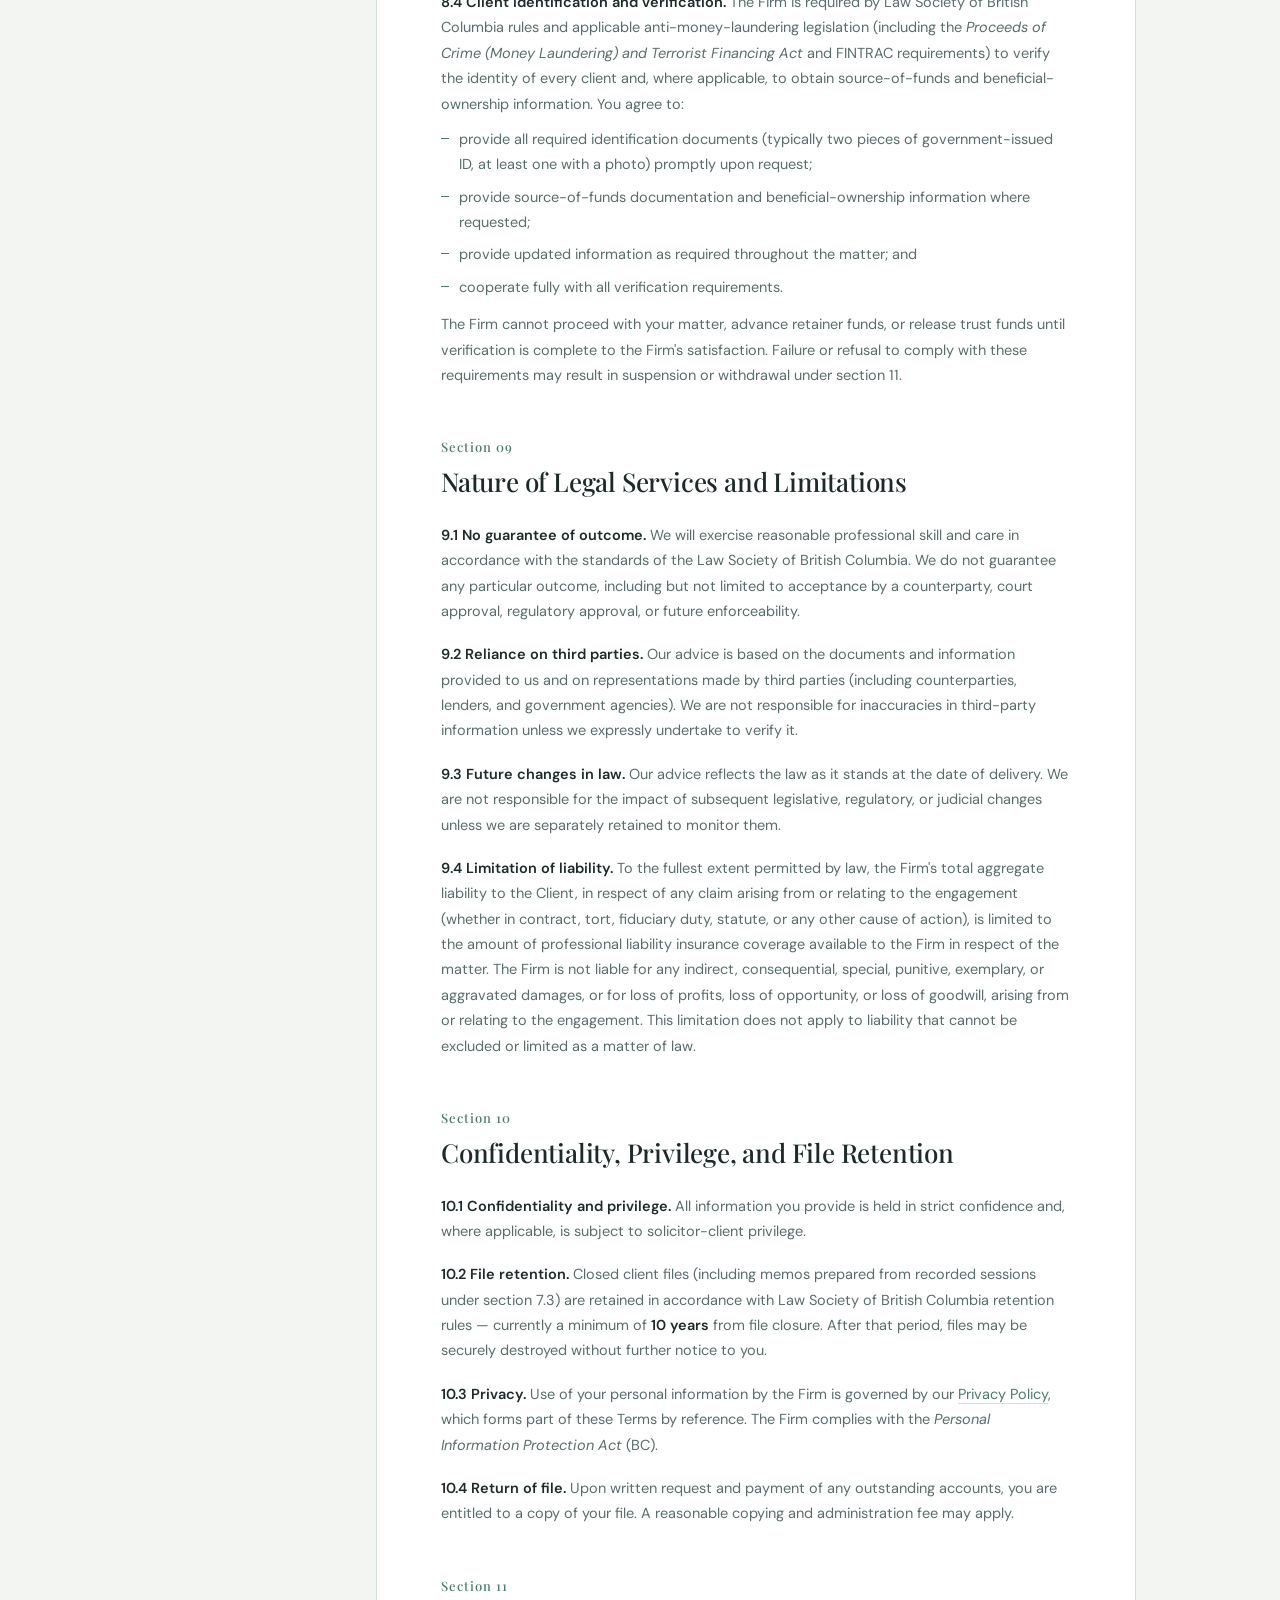
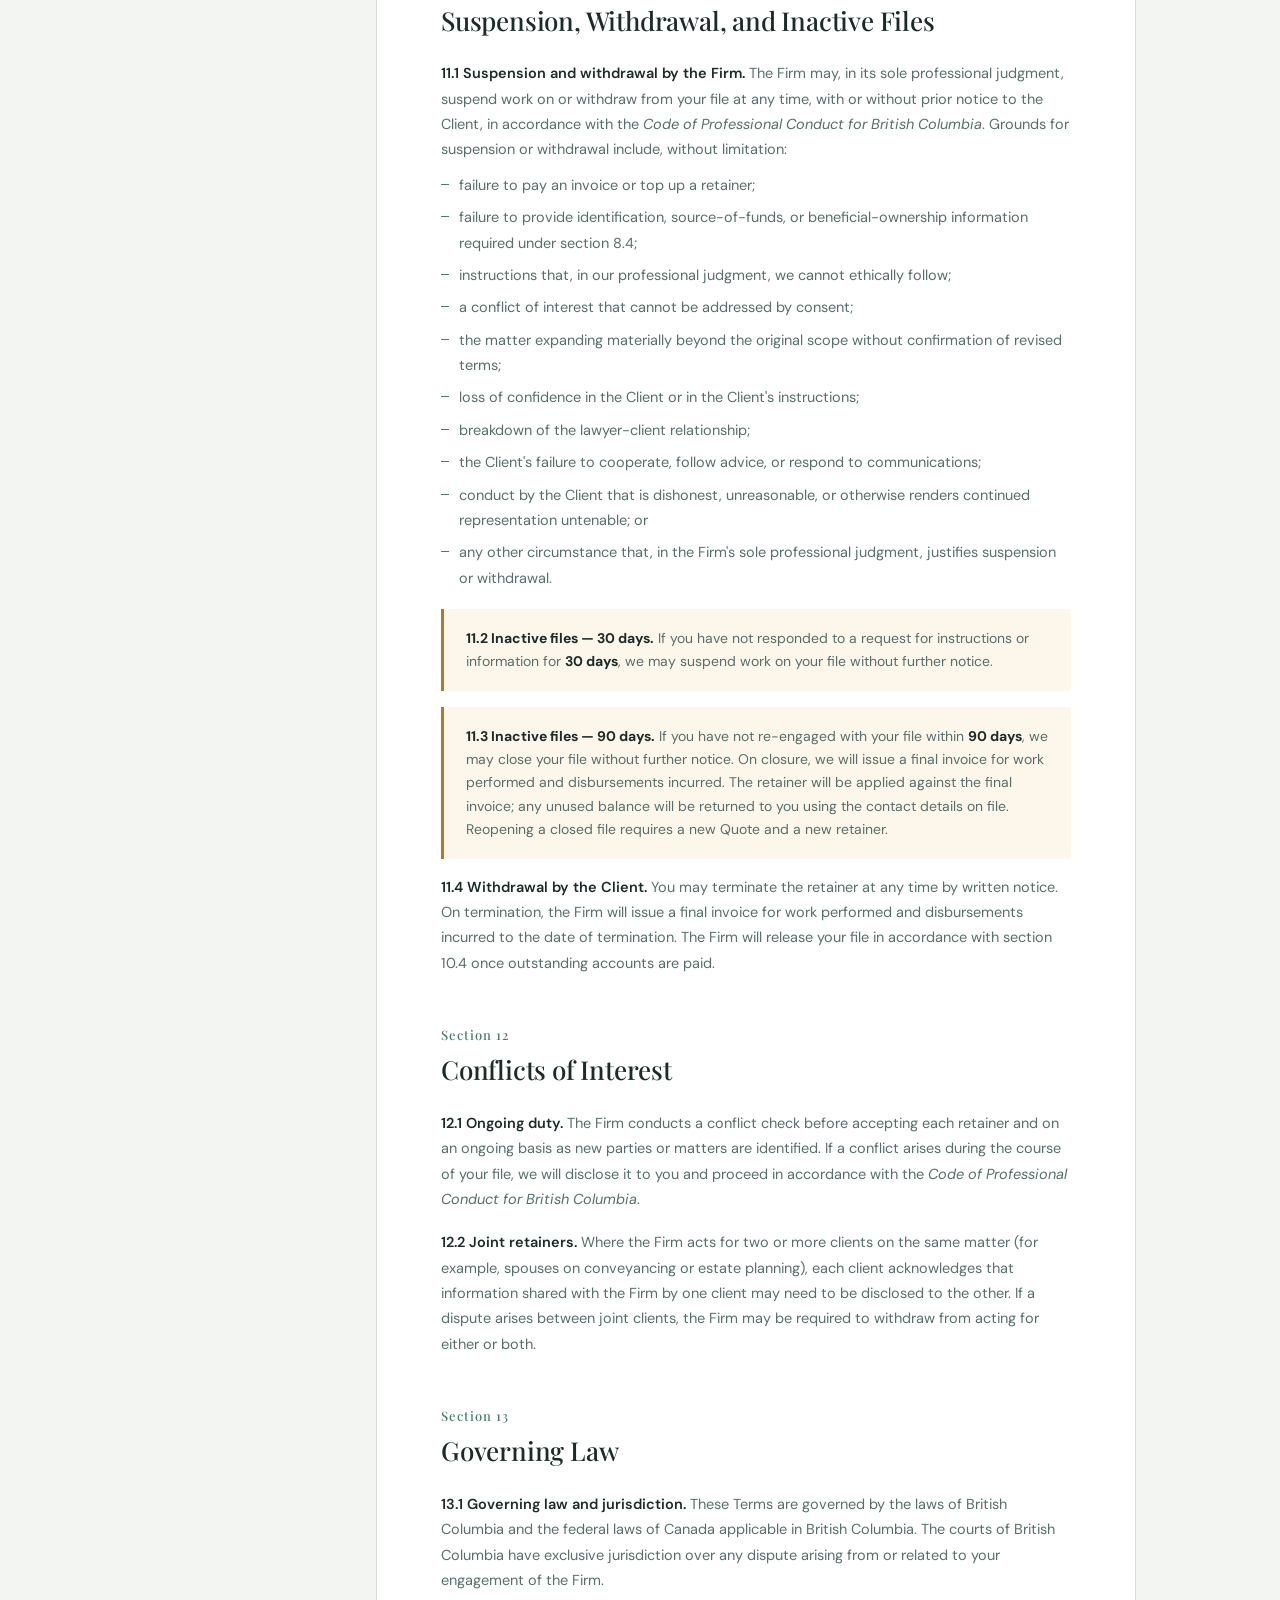
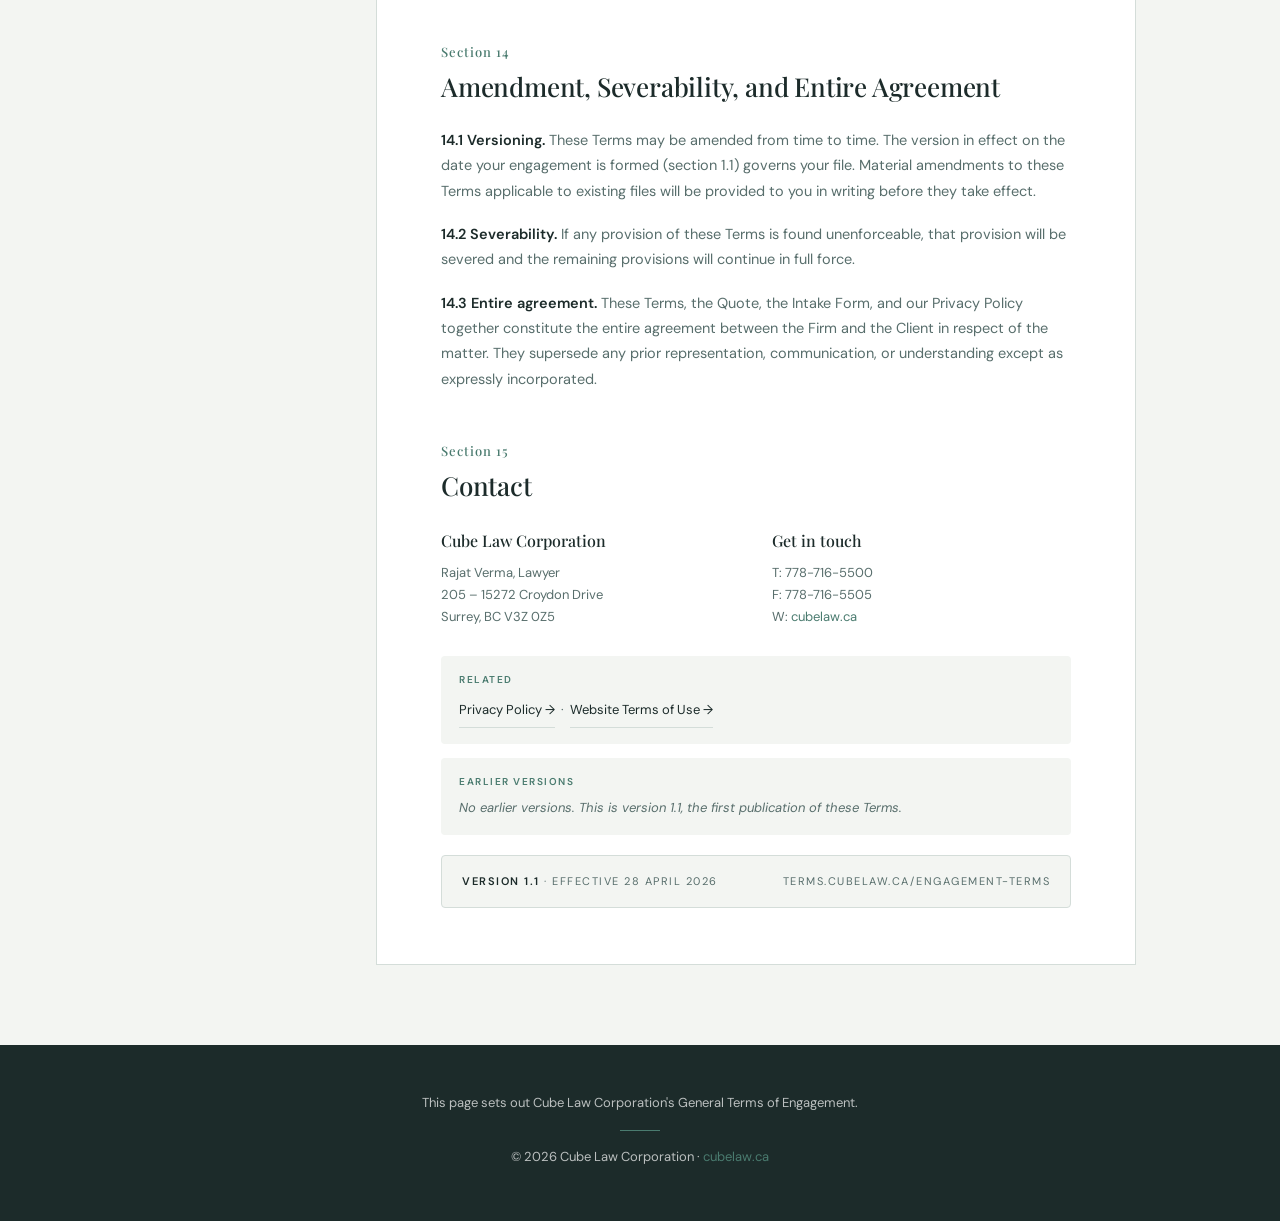
<file: engagement-terms/index.html>
<!DOCTYPE html>
<html lang="en">
<head>
<meta charset="UTF-8">
<meta name="robots" content="noindex, nofollow">
<meta name="viewport" content="width=device-width, initial-scale=1.0">
<meta name="description" content="Cube Law Corporation — General Terms of Engagement. Effective April 28, 2026.">
<title>General Terms of Engagement · Cube Law Corporation</title>
<link rel="preconnect" href="https://fonts.googleapis.com">
<link rel="preconnect" href="https://fonts.gstatic.com" crossorigin>
<link href="https://fonts.googleapis.com/css2?family=DM+Sans:wght@400;500;600;700&family=Playfair+Display:wght@400;500;600&display=swap" rel="stylesheet">
<link rel="stylesheet" href="/styles.css">
</head>
<body>

<header class="masthead">
  <div class="masthead-inner">
    <div class="masthead-brand">
      Cube Law Corporation
      <span>Surrey, British Columbia</span>
    </div>
    <nav class="masthead-nav">
      <a href="/" class="masthead-link">Home</a>
      <a href="/engagement-terms" class="masthead-link active">Engagement</a>
      <a href="/privacy" class="masthead-link">Privacy</a>
      <a href="/website-terms" class="masthead-link">Website Terms</a>
      <a href="https://cubelaw.ca" class="masthead-link">cubelaw.ca →</a>
    </nav>
  </div>
</header>

<section class="hero">
  <div class="hero-inner">
    <div class="hero-eyebrow">Legal · Effective April 28, 2026</div>
    <h1>General Terms of Engagement</h1>
    <p class="hero-lead">These Terms apply to every legal matter undertaken by Cube Law Corporation. Read alongside your matter-specific Quote, Intake Form, and our Privacy Policy.</p>
    <div class="hero-meta">
      <div class="hero-meta-item"><div class="hero-meta-label">Version</div><div class="hero-meta-value">1.1</div></div>
      <div class="hero-meta-item"><div class="hero-meta-label">Effective</div><div class="hero-meta-value">28 April 2026</div></div>
      <div class="hero-meta-item"><div class="hero-meta-label">Jurisdiction</div><div class="hero-meta-value">British Columbia</div></div>
    </div>
  </div>
</section>

<details class="toc-mobile">
  <summary>Jump to section</summary>
  <ol>
    <li><a href="#s1">Engagement &amp; Acceptance</a></li>
    <li><a href="#s2">Scope of Retainer</a></li>
    <li><a href="#s3">Fees &amp; Billing</a></li>
    <li><a href="#s4">Trust Funds &amp; Retainers</a></li>
    <li><a href="#s5">Disbursements &amp; Taxes</a></li>
    <li><a href="#s6">Communication</a></li>
    <li><a href="#s7">Cloud, Recording &amp; AI</a></li>
    <li><a href="#s8">Client Responsibilities</a></li>
    <li><a href="#s9">Nature of Services</a></li>
    <li><a href="#s10">Confidentiality &amp; Retention</a></li>
    <li><a href="#s11">Suspension &amp; Withdrawal</a></li>
    <li><a href="#s12">Conflicts of Interest</a></li>
    <li><a href="#s13">Governing Law</a></li>
    <li><a href="#s14">Amendment &amp; Severability</a></li>
    <li><a href="#s15">Contact</a></li>
  </ol>
</details>

<div class="layout">

  <aside class="toc-desktop">
    <div class="toc-label">Contents</div>
    <ol>
      <li><a href="#s1">Engagement &amp; Acceptance</a></li>
      <li><a href="#s2">Scope of Retainer</a></li>
      <li><a href="#s3">Fees &amp; Billing</a></li>
      <li><a href="#s4">Trust Funds &amp; Retainers</a></li>
      <li><a href="#s5">Disbursements &amp; Taxes</a></li>
      <li><a href="#s6">Communication</a></li>
      <li><a href="#s7">Cloud, Recording &amp; AI</a></li>
      <li><a href="#s8">Client Responsibilities</a></li>
      <li><a href="#s9">Nature of Services</a></li>
      <li><a href="#s10">Confidentiality &amp; Retention</a></li>
      <li><a href="#s11">Suspension &amp; Withdrawal</a></li>
      <li><a href="#s12">Conflicts of Interest</a></li>
      <li><a href="#s13">Governing Law</a></li>
      <li><a href="#s14">Amendment &amp; Severability</a></li>
      <li><a href="#s15">Contact</a></li>
    </ol>
  </aside>

  <main class="doc">

    <div class="doc-preface">
      <p>These General Terms of Engagement ("<strong>Terms</strong>") apply to every legal matter undertaken by Cube Law Corporation (the "<strong>Firm</strong>", "<strong>we</strong>", "<strong>us</strong>") for any client (the "<strong>Client</strong>", "<strong>you</strong>") unless expressly varied in a signed retainer letter. They form part of the engagement together with (a) the matter-specific quote provided to you ("<strong>Quote</strong>"), (b) the intake form you submit ("<strong>Intake Form</strong>"), and (c) our <a href="/privacy">Privacy Policy</a>. In the event of a conflict, the Quote prevails over these Terms only on matter-specific items expressly addressed in the Quote.</p>
      <p>The current version of these Terms is published at <strong>terms.cubelaw.ca/engagement-terms</strong>. Each version is also frozen at a permanent dated URL. The version in effect on the date of your engagement governs your file unless we agree otherwise in writing.</p>
    </div>

    <section id="s1">
      <div class="section-num">Section 01</div>
      <h2>Engagement and Acceptance</h2>
      <div class="clause"><strong>1.1 How engagement is formed.</strong> The Firm is retained by you when all of the following have occurred: (a) you have submitted a completed Intake Form, (b) the Firm has completed a conflict check and confirmed it can act, and (c) the agreed retainer has been received in trust. Until each step is complete, no solicitor-client relationship exists.</div>
      <div class="clause"><strong>1.2 Who we represent.</strong> The Firm represents only the Client(s) named in the Quote. We do not represent any other party — including spouses, business partners, family members, guarantors, indemnifiers, counterparties, or related entities — unless that representation is expressly confirmed in writing.</div>
      <div class="clause"><strong>1.3 Acceptance of these Terms.</strong> Submission of the Intake Form together with payment of the retainer constitutes your acknowledgement that you have read, understood, and agreed to these Terms, the Quote, and our Privacy Policy. No separate retainer agreement is required for matters where these Terms apply.</div>
      <div class="clause"><strong>1.4 Conflict checks.</strong> A standard conflict check will be conducted before the Firm accepts any retainer. If a conflict is identified, the Firm will decline the retainer or, where permitted by the <em>Code of Professional Conduct for British Columbia</em>, seek your informed consent in writing.</div>
    </section>

    <section id="s2">
      <div class="section-num">Section 02</div>
      <h2>Scope of Retainer</h2>
      <div class="clause"><strong>2.1 Scope is defined by the Quote.</strong> Our retainer is limited to the work expressly described in the Quote. Any work outside that scope — including additional matters, advice on related issues, or expanded deliverables — requires our written confirmation and, where applicable, a further retainer before being undertaken.</div>
      <div class="clause"><strong>2.2 Professional reassessment.</strong> If, in our professional assessment, the file involves complexity beyond what was contemplated in the Quote — including but not limited to unusual provisions, contested figures, additional parties, cross-jurisdictional issues, or atypical structures — we will notify you in writing before any change to the fee, scope, or billing basis.</div>
      <div class="clause"><strong>2.3 We do not provide tax, accounting, or financial advice.</strong> You are responsible for obtaining independent advice from a qualified accountant, tax advisor, or financial advisor in respect of any tax, accounting, or financial implications of your matter. References in our work product to tax or accounting matters are general in nature and not advice.</div>
    </section>

    <section id="s3">
      <div class="section-num">Section 03</div>
      <h2>Fees and Billing</h2>
      <div class="clause"><strong>3.1 Basis of fees.</strong> Fees are charged on either a fixed-fee basis or an hourly basis, as set out in the Quote. Hourly fees are billed in 6-minute (1/10th of an hour) increments. The applicable hourly rate depends on the staff member or members working on your matter. Hourly rates are revised from time to time, generally on an annual basis, without prior notice to the Client. The rate stated in the Quote reflects rates in effect at the time the Quote is issued.</div>
      <div class="clause"><strong>3.2 When fees are earned.</strong> Unless the Quote provides otherwise, fees are earned and billable upon delivery of the work product described in the Quote (for example, the initial draft of an agreement, a reporting letter, or the filing of court materials). Your obligation to pay is <strong>not</strong> contingent upon: (a) execution of any document, (b) acceptance by a counterparty, (c) the outcome of any matter, or (d) any subsequent event outside the Firm's control.</div>
      <div class="clause"><strong>3.3 Invoicing.</strong> Invoices are issued on delivery of the relevant work product or, for ongoing matters, monthly. Invoices are payable within <strong>14 days</strong> of the invoice date.</div>
      <div class="callout"><strong>3.4 Interest on overdue accounts.</strong> Accounts not paid within 14 days of the invoice date bear interest at <strong>12% per annum, calculated daily, not compounded</strong>, from the date the account became due until paid in full.</div>
      <div class="clause"><strong>3.5 Credit card processing fee.</strong> A 3% processing fee applies to all credit card payments. E-transfer and debit are accepted without surcharge.</div>
      <div class="clause"><strong>3.6 Quote validity and rate changes.</strong> Each Quote is valid for <strong>30 days</strong> from the date of issue. If the file is not commenced within that period, a new Quote will be required. Rates are subject to change on files that remain inactive for 60 days or more.</div>
    </section>

    <section id="s4">
      <div class="section-num">Section 04</div>
      <h2>Trust Funds and Retainers</h2>
      <div class="clause"><strong>4.1 What a retainer is.</strong> A retainer is a deposit paid into the Firm's trust account before work begins. It remains your money, held under the Law Society of British Columbia's trust accounting rules, until earned by the Firm and transferred to the general account against an invoice.</div>
      <div class="clause"><strong>4.2 Application of the retainer.</strong> The retainer is applied to invoices as they are issued. Any unused balance at the conclusion of the matter will be returned to you. Any shortfall is invoiced and payable within 14 days.</div>
      <div class="clause"><strong>4.3 Top-up obligation.</strong> If the trust balance falls below the level required to complete the next phase of work, the Firm may require a further retainer before continuing. Failure to top up the retainer within 14 days of a written request entitles the Firm to suspend or withdraw under section 11 below.</div>
      <div class="clause"><strong>4.4 No interest paid on retainers.</strong> In accordance with Law Society of British Columbia rules, interest earned on pooled trust accounts is remitted to the Law Foundation of British Columbia. No interest is paid to the Client on retainer funds.</div>
    </section>

    <section id="s5">
      <div class="section-num">Section 05</div>
      <h2>Disbursements, Administration, and Taxes</h2>
      <div class="clause"><strong>5.1 Disbursements.</strong> Out-of-pocket expenses incurred on your file — including but not limited to court filing fees, registration fees, courier, printing, software fees, third-party search fees, and notarial fees — are billed at actual cost plus applicable taxes.</div>
      <div class="clause"><strong>5.2 File administration fee.</strong> A file administration fee may apply per file as stated in the Quote. This covers file opening, document management software, secure storage, and miscellaneous administrative costs.</div>
      <div class="clause"><strong>5.3 Taxes.</strong> All fees and applicable disbursements are subject to GST (5%) and PST (7%), for a combined rate of 12%, except where exempt or zero-rated under applicable legislation. Quoted fees are exclusive of tax unless stated otherwise.</div>
    </section>

    <section id="s6">
      <div class="section-num">Section 06</div>
      <h2>Communication</h2>
      <div class="clause"><strong>6.1 Reasonable correspondence.</strong> Routine email correspondence reasonably necessary to advance your matter is included in the fees stated in the Quote. Excessive correspondence, repeated requests for status updates outside reasonable intervals, or correspondence outside the agreed scope may be billed at the hourly rate stated in the Quote.</div>
      <div class="clause"><strong>6.2 Response timelines.</strong> We respond to client communication as soon as reasonably possible. Response times are not guaranteed and depend on workload, the complexity of your matter, and other professional commitments. Emails sent after hours, on weekends, or on statutory holidays do not guarantee a same-day response.</div>
      <div class="clause"><strong>6.3 Preferred channels.</strong> Our preferred channels are email to the address used to open your file and telephone at 778-716-5500. We do not accept instructions or service of legal documents through social media, text message, or other unsecured channels unless expressly agreed in writing.</div>
      <div class="clause"><strong>6.4 Unsecured channels.</strong> Email is not a fully secure channel. Information transmitted to us through email or other unsecured channels is sent at your own risk, and we are not responsible for any interception, loss, or unauthorized access to such information.</div>
    </section>

    <section id="s7">
      <div class="section-num">Section 07</div>
      <h2>Cloud Services, Recording, and Artificial Intelligence</h2>
      <p class="section-intro">This section describes how the Firm uses technology to deliver legal services. Full details on data handling are in our <a href="/privacy">Privacy Policy</a>.</p>

      <div class="clause"><strong>7.1 Cloud-based platforms.</strong> As a tech-forward firm, we use cloud-based platforms to deliver legal services. Examples of platforms currently in use include Zoho One (CRM, email, automation), Cosmolex (matter management, trust accounting), Appara (corporate records), ProSuite, e-Conveyance and RealtiWeb (real estate conveyancing), Microsoft 365 / Google Workspace (productivity), and electronic signature services such as Zoho Sign, DocuSign, and Adobe Sign. This list is illustrative only and the specific tools we use may change from time to time without notice to the Client. Some of these platforms store data on servers located outside Canada. Where reasonably possible, we contract with providers to apply Canadian privacy standards. By engaging the Firm you consent to your information being stored and processed on these and similar platforms and to the cross-border transfer of your information.</div>

      <div class="clause"><strong>7.1A Real estate matters and title insurance.</strong> For real estate matters, where title insurance is required, the Client consents to the Firm sharing the Client's personal information with the title insurance provider for the purposes of underwriting, KYC verification, and FINTRAC compliance.</div>

      <div class="clause"><strong>7.2 Recording of calls and meetings — limited purpose.</strong> The Firm may record certain telephone calls, video meetings (Zoom, Microsoft Teams, Google Meet), and in-person meetings <strong>for the limited purpose of preparing accurate file memos</strong>. We do not record every call. When a call or meeting is being recorded, we will tell you at the start of that session.</div>

      <div class="callout callout-amber"><strong>If you do not consent to a particular call or meeting being recorded, please tell us at the time and we will not record that session.</strong> A decision not to record a session does not affect our representation of you.</div>

      <div class="clause"><strong>7.3 What we keep and what we delete.</strong> Where a session is recorded, our standard practice is:
        <ul>
          <li>The recording is processed (including by automated transcription tools) to assist a lawyer in preparing a written file memo summarizing the matters discussed.</li>
          <li>The <strong>memo is retained as part of your client file</strong> for the retention period set out in our Privacy Policy.</li>
          <li>The <strong>recording and any associated transcript are deleted periodically</strong> as part of our routine file housekeeping, unless we determine in our professional judgment that continued retention is necessary (for example, where capacity, contested instructions, or potential litigation is in issue). Where we retain a recording or transcript beyond our normal cycle, we document the reason on the file.</li>
        </ul>
        The memo, not the recording, is the permanent record of the session. Memos form part of your client file, are subject to solicitor-client privilege where applicable, and are retained in accordance with section 10 below.
      </div>

      <div class="clause"><strong>7.4 Artificial intelligence and automated tools.</strong> The Firm uses artificial intelligence and other automated tools to assist with — among other things — drafting, document review, summarization, transcription, file organization, research, and routine administrative tasks. AI tools currently in use include leading commercial AI services (such as Claude, ChatGPT, Microsoft Copilot, and similar tools), accessed directly or through our cloud platforms. The specific tools we use evolve as the technology and our practices change.</div>

      <div class="clause"><strong>7.5 How we use AI responsibly.</strong> Our use of AI is governed by the following commitments:
        <ul>
          <li>A qualified lawyer reviews all substantive legal work product before it is delivered to you, regardless of the tools used to prepare it.</li>
          <li>Professional judgment, legal advice, and strategy are not delegated to AI tools.</li>
          <li>Where reasonably possible, we use AI services that operate under enterprise-grade confidentiality terms and that do not retain client data for model training.</li>
          <li>AI tools are used as an aid to lawyer work, not as a substitute for it.</li>
        </ul>
      </div>

      <div class="clause"><strong>7.6 Your right to opt out of AI processing.</strong> If you prefer that your matter be handled without the use of AI tools, please notify us in writing at the start of your engagement. We will accommodate reasonable opt-out requests; in some cases doing so may affect turnaround times or fees, and we will tell you in advance if so.</div>
    </section>

    <section id="s8">
      <div class="section-num">Section 08</div>
      <h2>Client Responsibilities</h2>
      <div class="clause"><strong>8.1 Accuracy of information.</strong> You are responsible for the accuracy and completeness of all information, documents, schedules, and figures provided to us. We rely on the information you provide and do not independently verify representations made by you or by third parties unless expressly retained to do so.</div>
      <div class="clause"><strong>8.2 Timely document delivery.</strong> You agree to provide requested documents and instructions in a timely manner. Delay in providing required materials may delay completion of your file and, where applicable, may incur rush fees.</div>
      <div class="clause"><strong>8.3 Updating us.</strong> You agree to inform us promptly of any change in your contact details, the facts underlying your matter, or your instructions.</div>
      <div class="clause"><strong>8.4 Client identification and verification.</strong> The Firm is required by Law Society of British Columbia rules and applicable anti-money-laundering legislation (including the <em>Proceeds of Crime (Money Laundering) and Terrorist Financing Act</em> and FINTRAC requirements) to verify the identity of every client and, where applicable, to obtain source-of-funds and beneficial-ownership information. You agree to:
        <ul>
          <li>provide all required identification documents (typically two pieces of government-issued ID, at least one with a photo) promptly upon request;</li>
          <li>provide source-of-funds documentation and beneficial-ownership information where requested;</li>
          <li>provide updated information as required throughout the matter; and</li>
          <li>cooperate fully with all verification requirements.</li>
        </ul>
        The Firm cannot proceed with your matter, advance retainer funds, or release trust funds until verification is complete to the Firm's satisfaction. Failure or refusal to comply with these requirements may result in suspension or withdrawal under section 11.
      </div>
    </section>

    <section id="s9">
      <div class="section-num">Section 09</div>
      <h2>Nature of Legal Services and Limitations</h2>
      <div class="clause"><strong>9.1 No guarantee of outcome.</strong> We will exercise reasonable professional skill and care in accordance with the standards of the Law Society of British Columbia. We do not guarantee any particular outcome, including but not limited to acceptance by a counterparty, court approval, regulatory approval, or future enforceability.</div>
      <div class="clause"><strong>9.2 Reliance on third parties.</strong> Our advice is based on the documents and information provided to us and on representations made by third parties (including counterparties, lenders, and government agencies). We are not responsible for inaccuracies in third-party information unless we expressly undertake to verify it.</div>
      <div class="clause"><strong>9.3 Future changes in law.</strong> Our advice reflects the law as it stands at the date of delivery. We are not responsible for the impact of subsequent legislative, regulatory, or judicial changes unless we are separately retained to monitor them.</div>
      <div class="clause"><strong>9.4 Limitation of liability.</strong> To the fullest extent permitted by law, the Firm's total aggregate liability to the Client, in respect of any claim arising from or relating to the engagement (whether in contract, tort, fiduciary duty, statute, or any other cause of action), is limited to the amount of professional liability insurance coverage available to the Firm in respect of the matter. The Firm is not liable for any indirect, consequential, special, punitive, exemplary, or aggravated damages, or for loss of profits, loss of opportunity, or loss of goodwill, arising from or relating to the engagement. This limitation does not apply to liability that cannot be excluded or limited as a matter of law.</div>
    </section>

    <section id="s10">
      <div class="section-num">Section 10</div>
      <h2>Confidentiality, Privilege, and File Retention</h2>
      <div class="clause"><strong>10.1 Confidentiality and privilege.</strong> All information you provide is held in strict confidence and, where applicable, is subject to solicitor-client privilege.</div>
      <div class="clause"><strong>10.2 File retention.</strong> Closed client files (including memos prepared from recorded sessions under section 7.3) are retained in accordance with Law Society of British Columbia retention rules — currently a minimum of <strong>10 years</strong> from file closure. After that period, files may be securely destroyed without further notice to you.</div>
      <div class="clause"><strong>10.3 Privacy.</strong> Use of your personal information by the Firm is governed by our <a href="/privacy">Privacy Policy</a>, which forms part of these Terms by reference. The Firm complies with the <em>Personal Information Protection Act</em> (BC).</div>
      <div class="clause"><strong>10.4 Return of file.</strong> Upon written request and payment of any outstanding accounts, you are entitled to a copy of your file. A reasonable copying and administration fee may apply.</div>
    </section>

    <section id="s11">
      <div class="section-num">Section 11</div>
      <h2>Suspension, Withdrawal, and Inactive Files</h2>
      <div class="clause"><strong>11.1 Suspension and withdrawal by the Firm.</strong> The Firm may, in its sole professional judgment, suspend work on or withdraw from your file at any time, with or without prior notice to the Client, in accordance with the <em>Code of Professional Conduct for British Columbia</em>. Grounds for suspension or withdrawal include, without limitation:
        <ul>
          <li>failure to pay an invoice or top up a retainer;</li>
          <li>failure to provide identification, source-of-funds, or beneficial-ownership information required under section 8.4;</li>
          <li>instructions that, in our professional judgment, we cannot ethically follow;</li>
          <li>a conflict of interest that cannot be addressed by consent;</li>
          <li>the matter expanding materially beyond the original scope without confirmation of revised terms;</li>
          <li>loss of confidence in the Client or in the Client's instructions;</li>
          <li>breakdown of the lawyer-client relationship;</li>
          <li>the Client's failure to cooperate, follow advice, or respond to communications;</li>
          <li>conduct by the Client that is dishonest, unreasonable, or otherwise renders continued representation untenable; or</li>
          <li>any other circumstance that, in the Firm's sole professional judgment, justifies suspension or withdrawal.</li>
        </ul>
      </div>
      <div class="callout callout-amber"><strong>11.2 Inactive files — 30 days.</strong> If you have not responded to a request for instructions or information for <strong>30 days</strong>, we may suspend work on your file without further notice.</div>
      <div class="callout callout-amber"><strong>11.3 Inactive files — 90 days.</strong> If you have not re-engaged with your file within <strong>90 days</strong>, we may close your file without further notice. On closure, we will issue a final invoice for work performed and disbursements incurred. The retainer will be applied against the final invoice; any unused balance will be returned to you using the contact details on file. Reopening a closed file requires a new Quote and a new retainer.</div>
      <div class="clause"><strong>11.4 Withdrawal by the Client.</strong> You may terminate the retainer at any time by written notice. On termination, the Firm will issue a final invoice for work performed and disbursements incurred to the date of termination. The Firm will release your file in accordance with section 10.4 once outstanding accounts are paid.</div>
    </section>

    <section id="s12">
      <div class="section-num">Section 12</div>
      <h2>Conflicts of Interest</h2>
      <div class="clause"><strong>12.1 Ongoing duty.</strong> The Firm conducts a conflict check before accepting each retainer and on an ongoing basis as new parties or matters are identified. If a conflict arises during the course of your file, we will disclose it to you and proceed in accordance with the <em>Code of Professional Conduct for British Columbia</em>.</div>
      <div class="clause"><strong>12.2 Joint retainers.</strong> Where the Firm acts for two or more clients on the same matter (for example, spouses on conveyancing or estate planning), each client acknowledges that information shared with the Firm by one client may need to be disclosed to the other. If a dispute arises between joint clients, the Firm may be required to withdraw from acting for either or both.</div>
    </section>

    <section id="s13">
      <div class="section-num">Section 13</div>
      <h2>Governing Law</h2>
      <div class="clause"><strong>13.1 Governing law and jurisdiction.</strong> These Terms are governed by the laws of British Columbia and the federal laws of Canada applicable in British Columbia. The courts of British Columbia have exclusive jurisdiction over any dispute arising from or related to your engagement of the Firm.</div>
    </section>

    <section id="s14">
      <div class="section-num">Section 14</div>
      <h2>Amendment, Severability, and Entire Agreement</h2>
      <div class="clause"><strong>14.1 Versioning.</strong> These Terms may be amended from time to time. The version in effect on the date your engagement is formed (section 1.1) governs your file. Material amendments to these Terms applicable to existing files will be provided to you in writing before they take effect.</div>
      <div class="clause"><strong>14.2 Severability.</strong> If any provision of these Terms is found unenforceable, that provision will be severed and the remaining provisions will continue in full force.</div>
      <div class="clause"><strong>14.3 Entire agreement.</strong> These Terms, the Quote, the Intake Form, and our Privacy Policy together constitute the entire agreement between the Firm and the Client in respect of the matter. They supersede any prior representation, communication, or understanding except as expressly incorporated.</div>
    </section>

    <section id="s15">
      <div class="section-num">Section 15</div>
      <h2>Contact</h2>
      <div class="doc-footer-grid">
        <div class="doc-footer-col">
          <h3>Cube Law Corporation</h3>
          <p>Rajat Verma, Lawyer<br>205 – 15272 Croydon Drive<br>Surrey, BC V3Z 0Z5</p>
        </div>
        <div class="doc-footer-col">
          <h3>Get in touch</h3>
          <p>T: 778-716-5500<br>F: 778-716-5505<br>W: <a href="https://cubelaw.ca">cubelaw.ca</a></p>
        </div>
      </div>
    </section>

    <div class="related">
      <div class="related-label">Related</div>
      <a href="/privacy">Privacy Policy →</a> &nbsp;·&nbsp; <a href="https://cubelaw.ca/terms">Website Terms of Use →</a>
    </div>

    <div class="related" style="margin-top: 14px;">
      <div class="related-label">Earlier Versions</div>
      <em style="font-size: 13px; color: var(--body);">No earlier versions. This is version 1.1, the first publication of these Terms.</em>
    </div>

    <div class="version-stamp">
      <span><strong>Version 1.1</strong> · Effective 28 April 2026</span>
      <span>terms.cubelaw.ca/engagement-terms</span>
    </div>

  </main>
</div>

<footer class="site-footer">
  <div class="site-footer-inner">
    <p>This page sets out Cube Law Corporation's General Terms of Engagement.</p>
    <div class="site-footer-rule"></div>
    <p>© 2026 Cube Law Corporation · <a href="https://cubelaw.ca">cubelaw.ca</a></p>
  </div>
</footer>

<script>
const sections = document.querySelectorAll('section[id]');
const tocLinks = document.querySelectorAll('.toc-desktop a');
if (sections.length && tocLinks.length) {
  const observer = new IntersectionObserver((entries) => {
    entries.forEach(entry => {
      if (entry.isIntersecting) {
        const id = entry.target.id;
        tocLinks.forEach(link => {
          link.classList.toggle('active', link.getAttribute('href') === '#' + id);
        });
      }
    });
  }, { rootMargin: '-20% 0px -70% 0px' });
  sections.forEach(s => observer.observe(s));
}
// Close mobile TOC after a link is tapped
document.querySelectorAll('.toc-mobile a').forEach(link => {
  link.addEventListener('click', () => {
    const details = document.querySelector('.toc-mobile');
    if (details) details.open = false;
  });
});
</script>

</body>
</html>
</file>
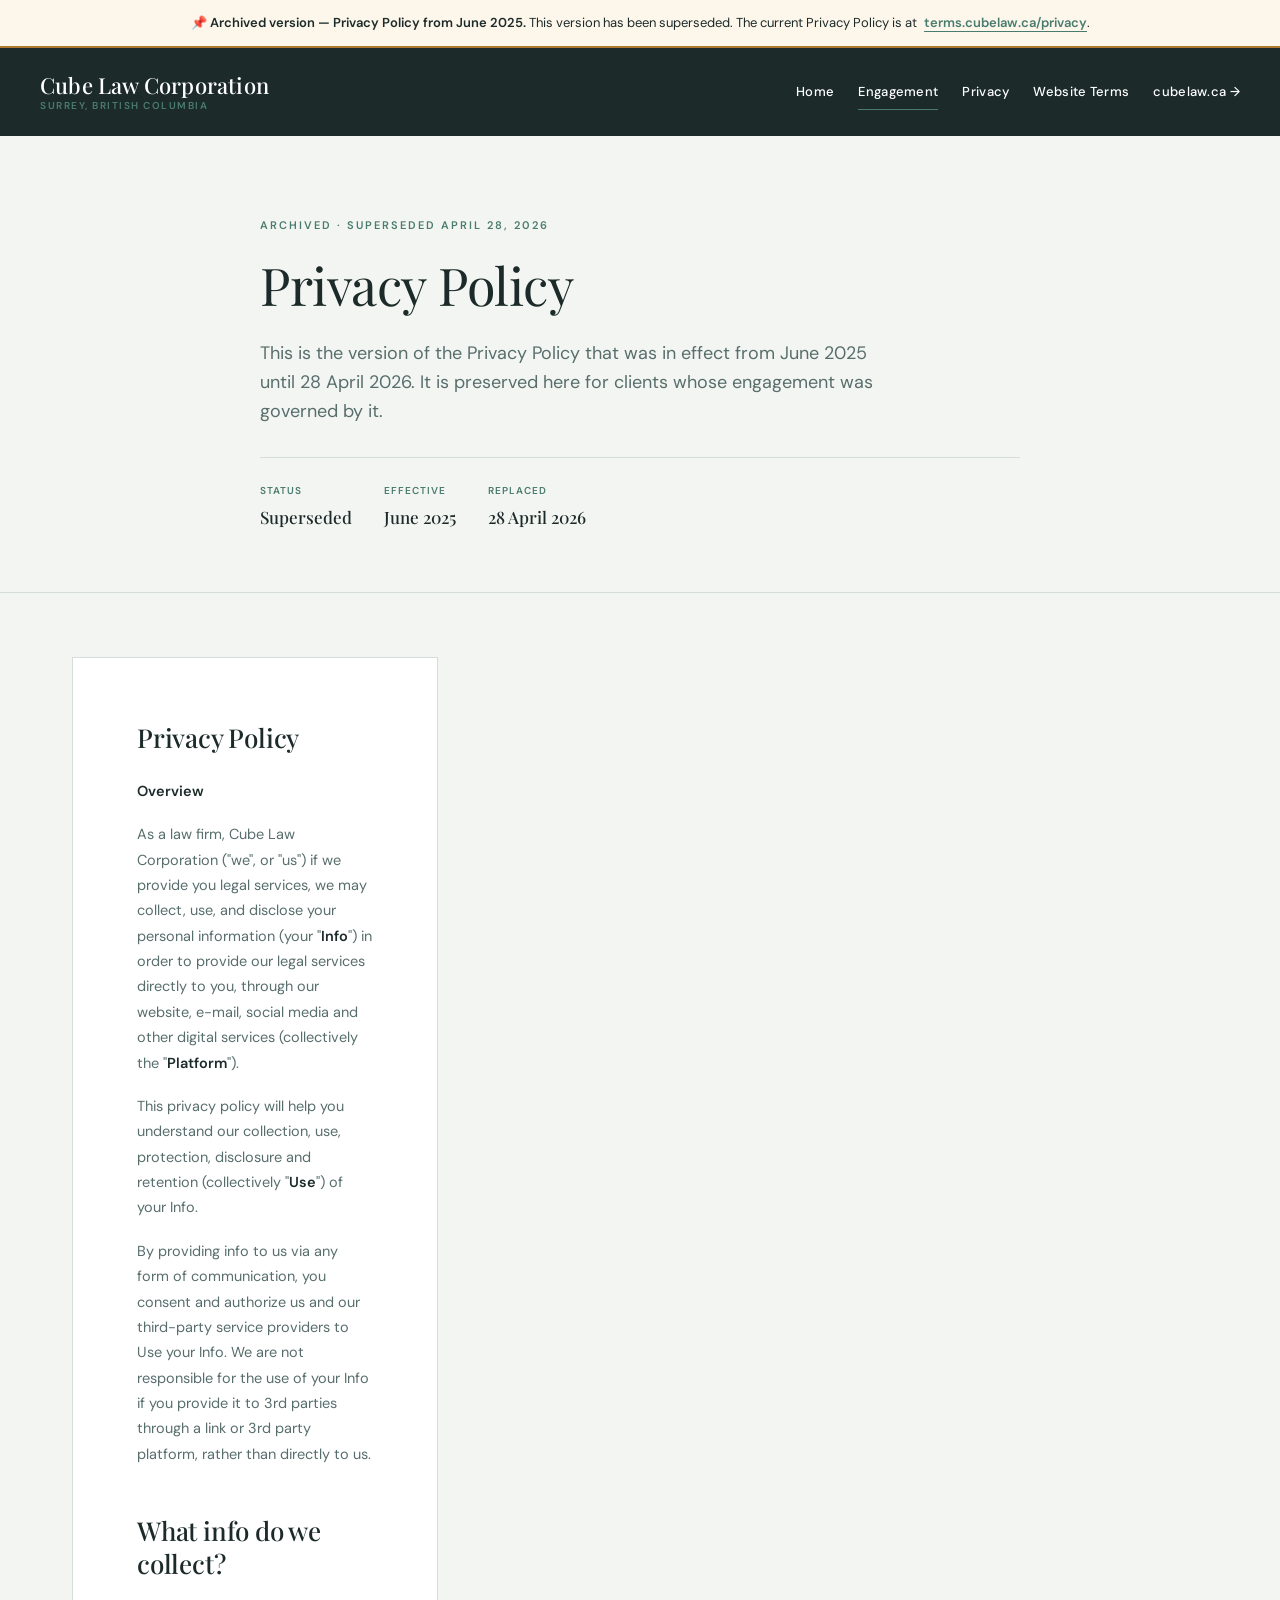
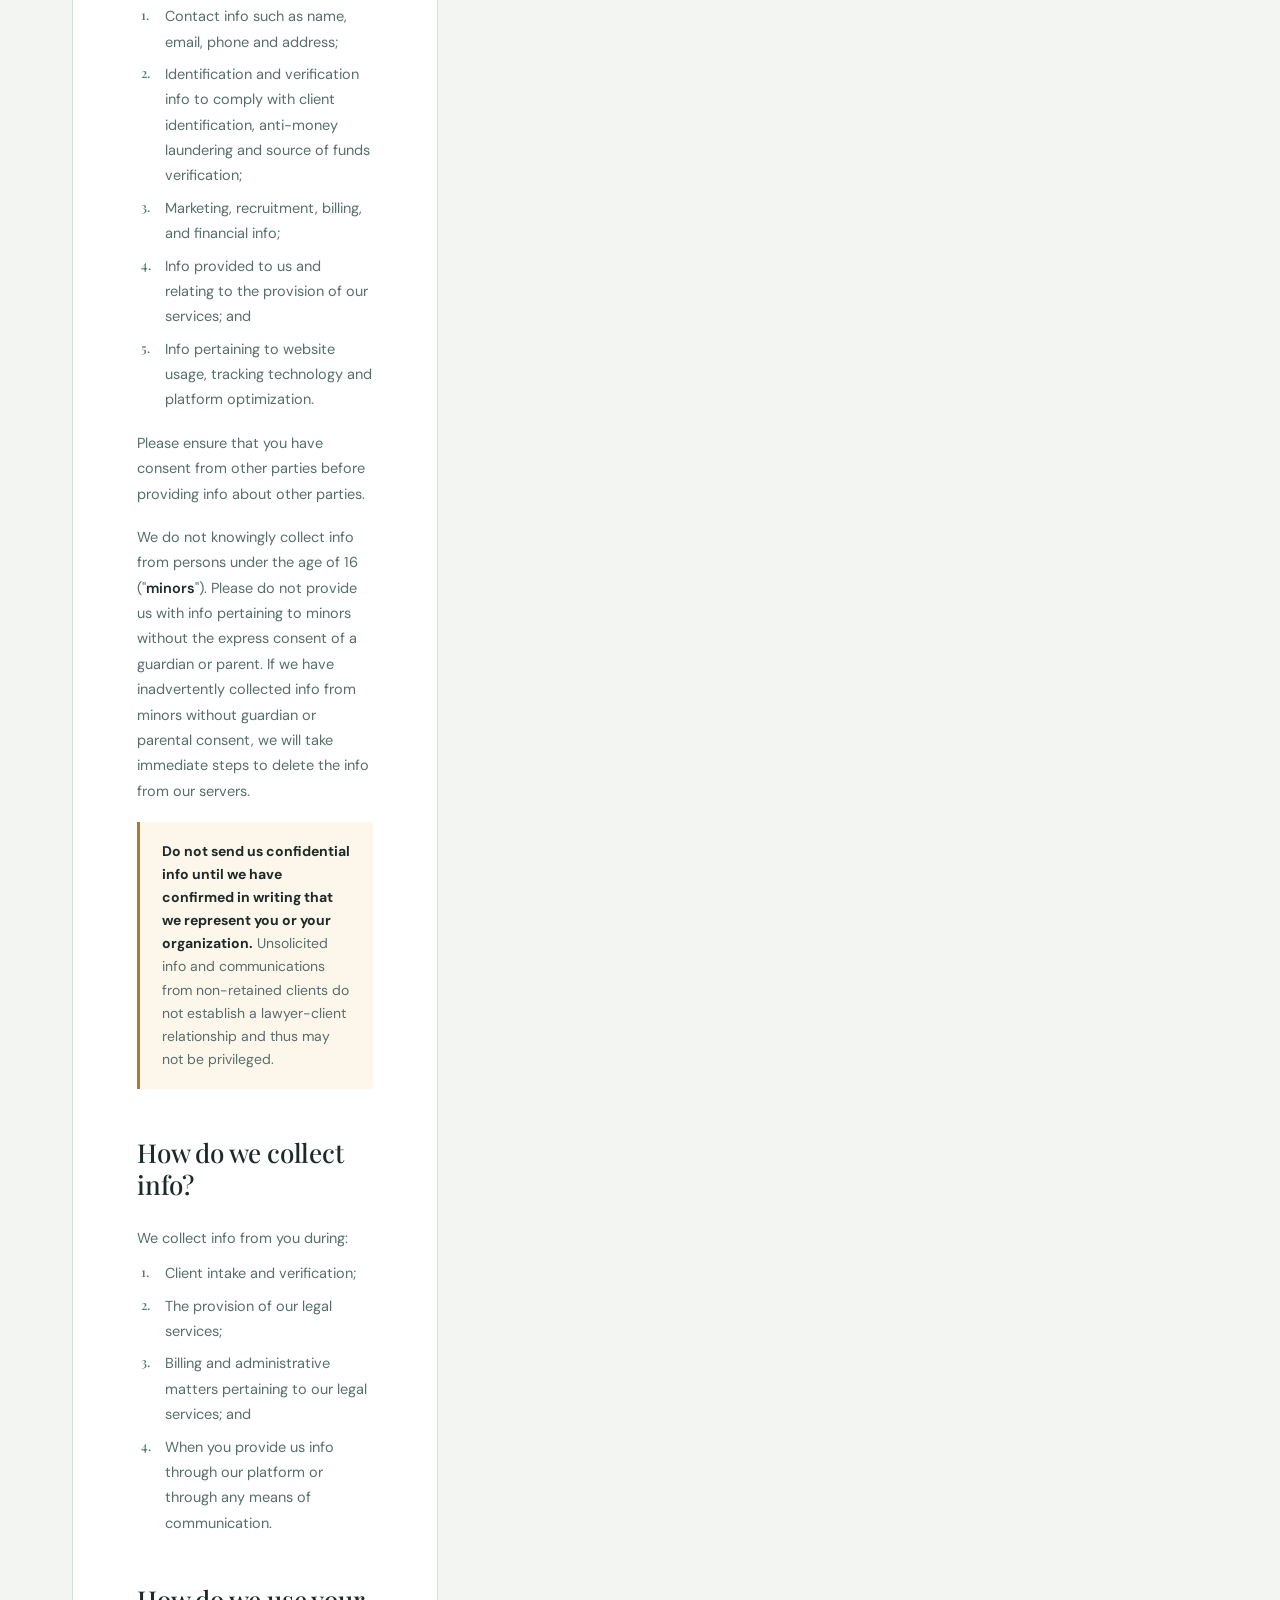
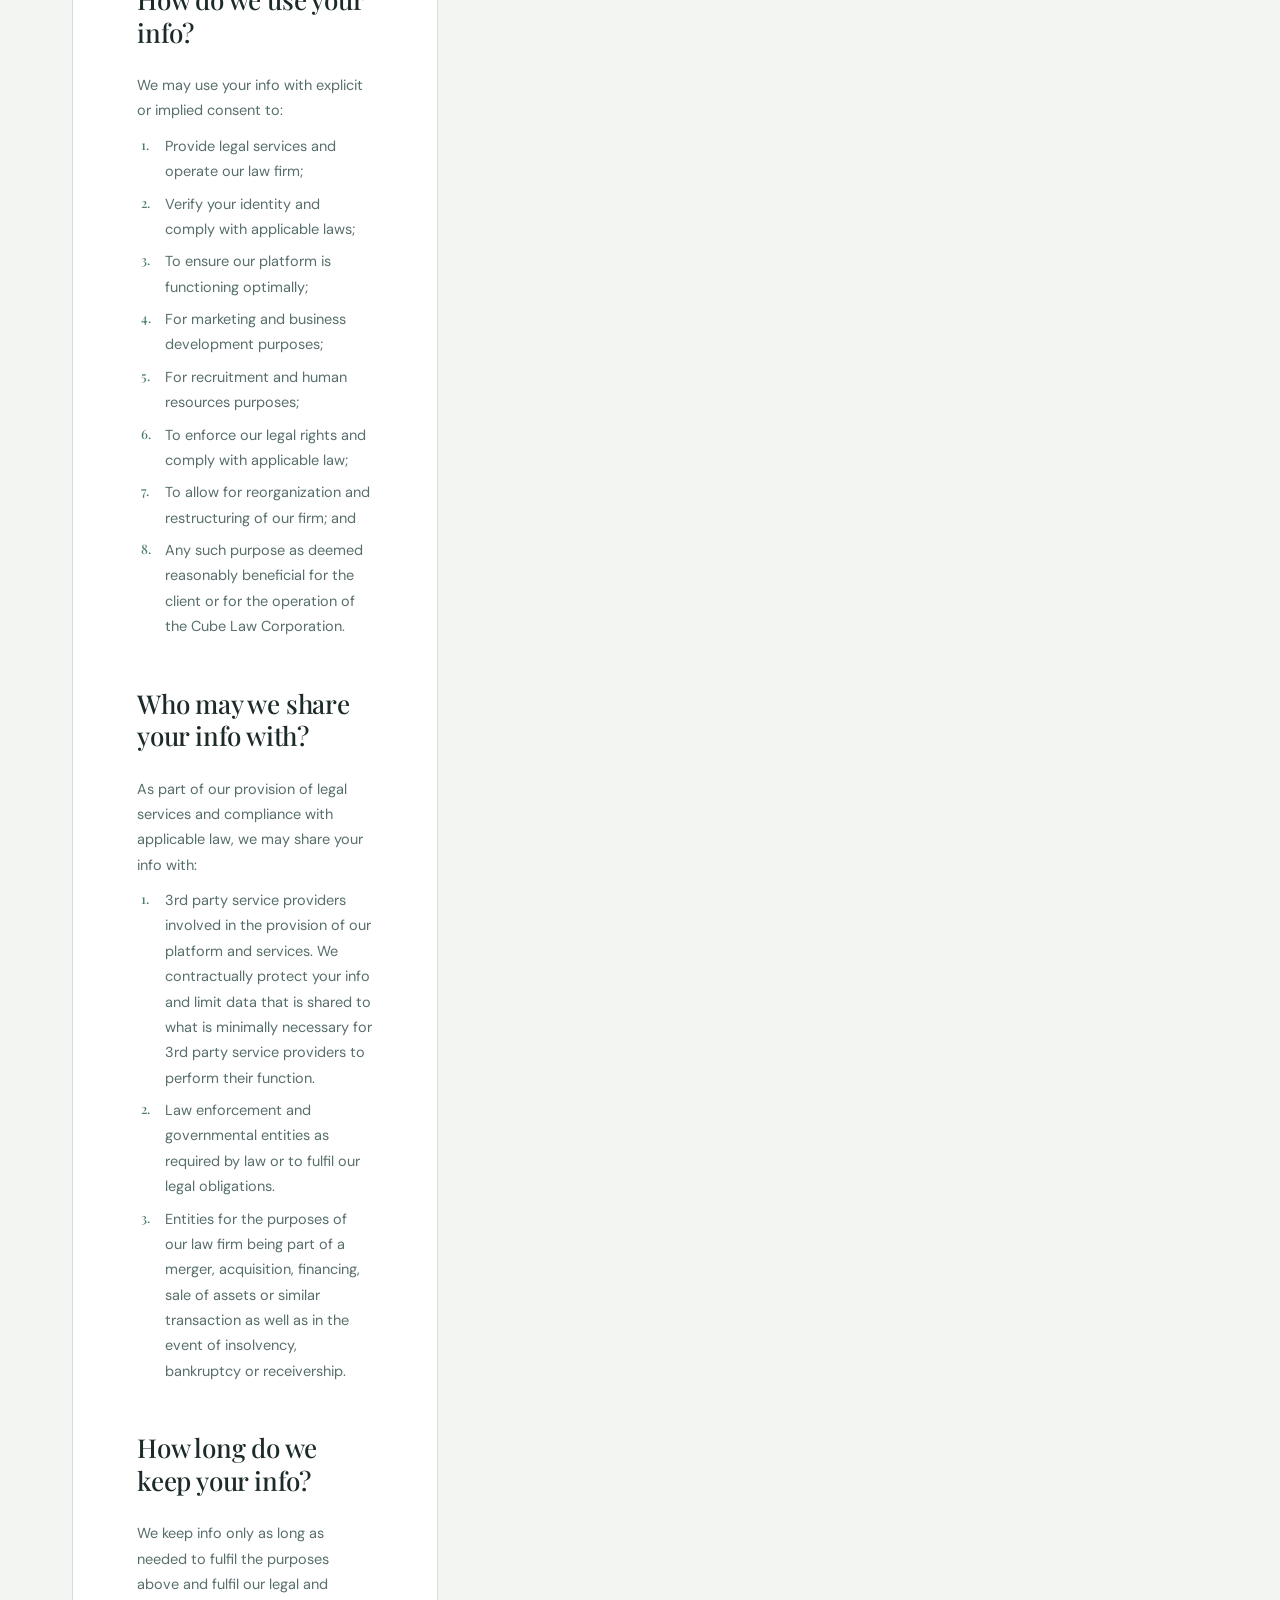
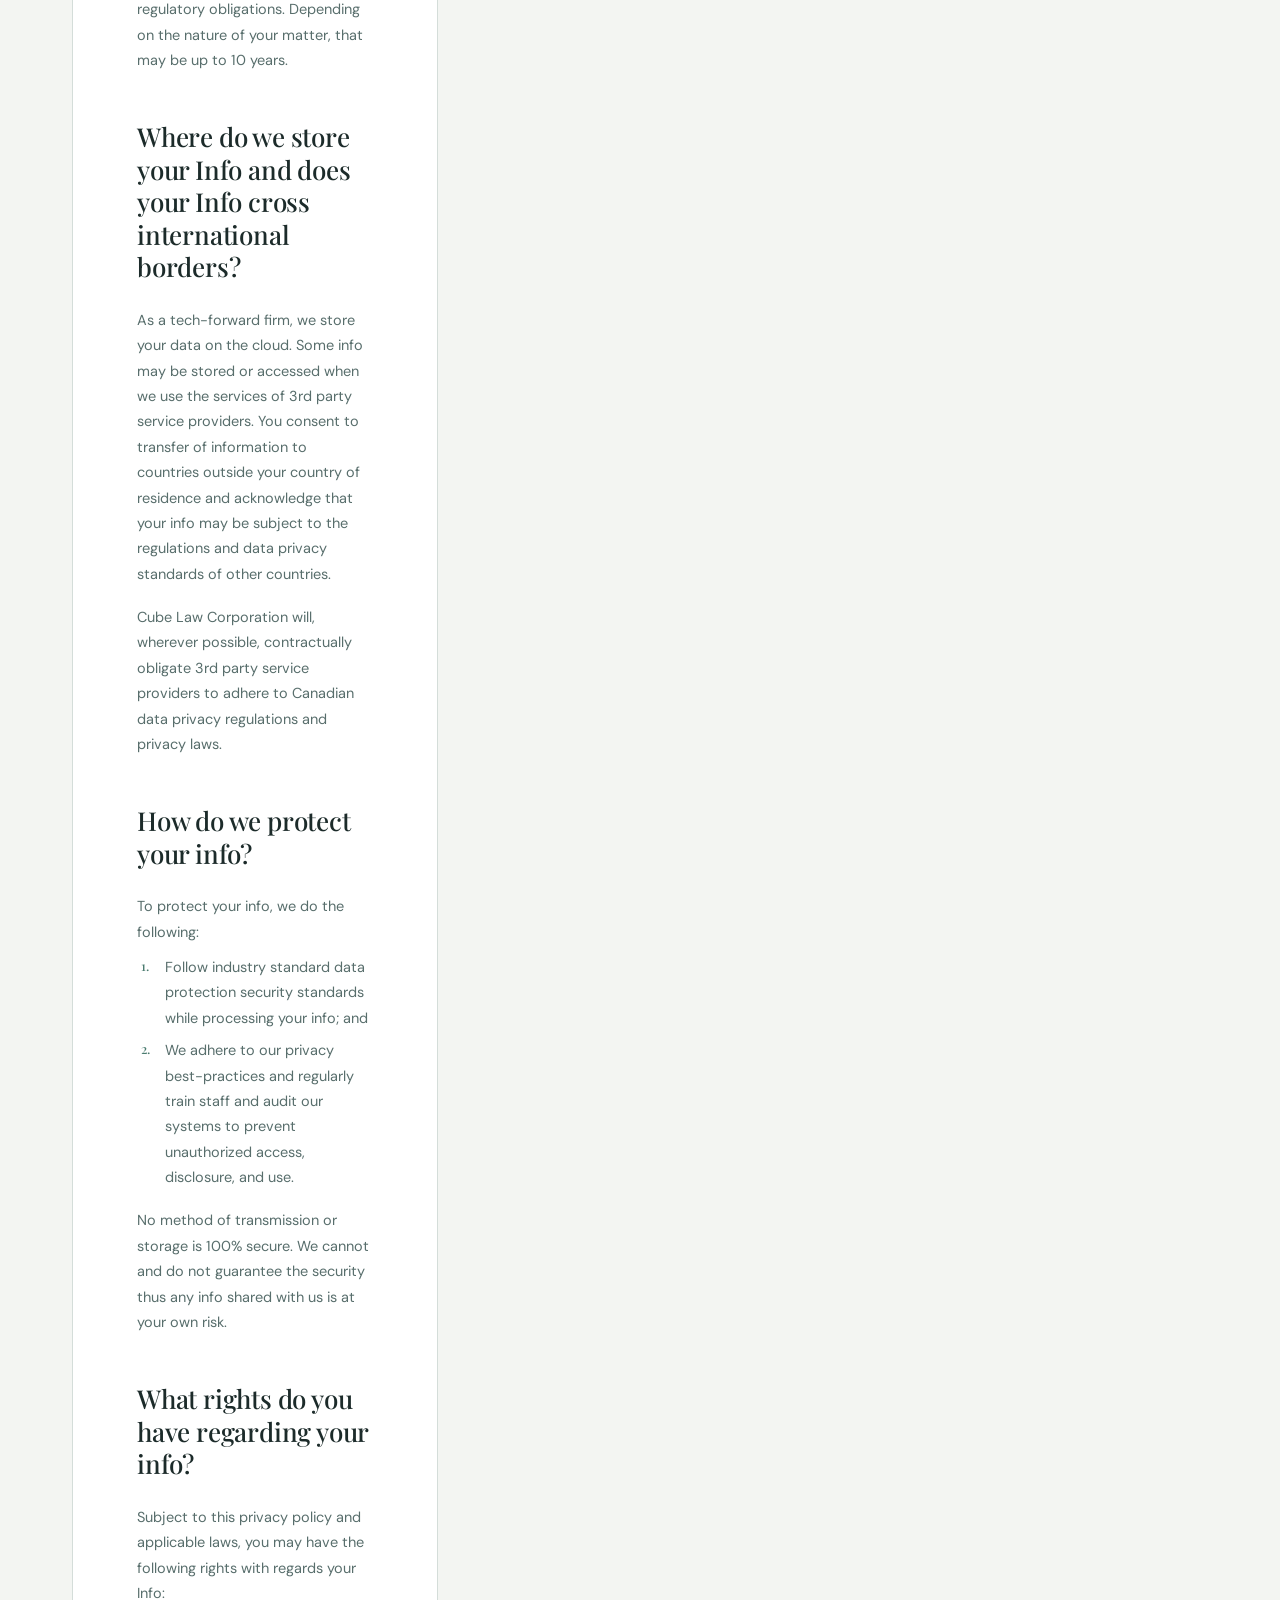
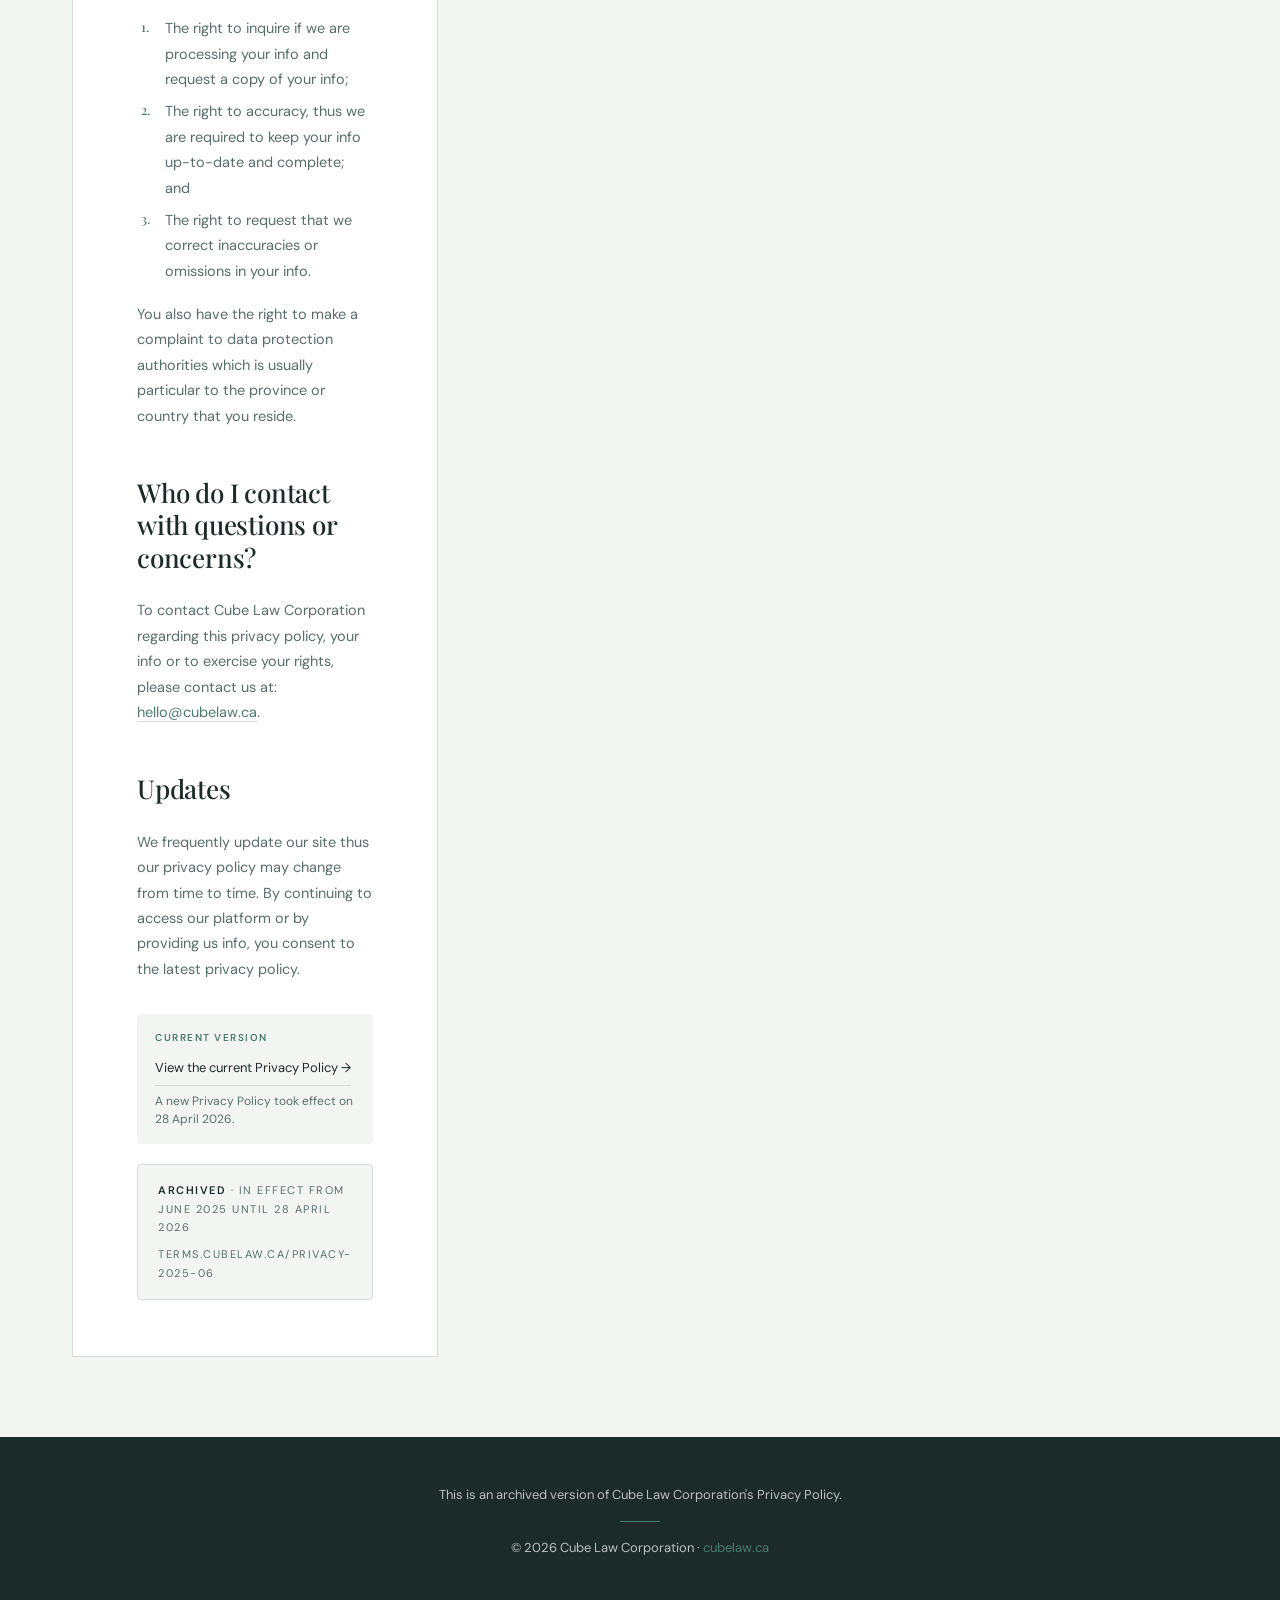
<file: privacy-2025-06/index.html>
<!DOCTYPE html>
<html lang="en">
<head>
<meta charset="UTF-8">
<meta name="robots" content="noindex, nofollow">
<meta name="viewport" content="width=device-width, initial-scale=1.0">
<meta name="description" content="Cube Law Corporation — Archived Privacy Policy from June 2025.">
<title>Privacy Policy (June 2025) · Cube Law Corporation</title>
<link rel="preconnect" href="https://fonts.googleapis.com">
<link rel="preconnect" href="https://fonts.gstatic.com" crossorigin>
<link href="https://fonts.googleapis.com/css2?family=DM+Sans:wght@400;500;600;700&family=Playfair+Display:wght@400;500;600&display=swap" rel="stylesheet">
<link rel="stylesheet" href="/styles.css">
</head>
<body>

<div class="archive-banner">
  <strong>📌 Archived version — Privacy Policy from June 2025.</strong>
  This version has been superseded. The current Privacy Policy is at <a href="/privacy">terms.cubelaw.ca/privacy</a>.
</div>

<header class="masthead">
  <div class="masthead-inner">
    <div class="masthead-brand">
      Cube Law Corporation
      <span>Surrey, British Columbia</span>
    </div>
    <nav class="masthead-nav">
      <a href="/" class="masthead-link">Home</a>
      <a href="/engagement-terms" class="masthead-link active">Engagement</a>
      <a href="/privacy" class="masthead-link">Privacy</a>
      <a href="/website-terms" class="masthead-link">Website Terms</a>
      <a href="https://cubelaw.ca" class="masthead-link">cubelaw.ca →</a>
    </nav>
  </div>
</header>

<section class="hero">
  <div class="hero-inner">
    <div class="hero-eyebrow">Archived · Superseded April 28, 2026</div>
    <h1>Privacy Policy</h1>
    <p class="hero-lead">This is the version of the Privacy Policy that was in effect from June 2025 until 28 April 2026. It is preserved here for clients whose engagement was governed by it.</p>
    <div class="hero-meta">
      <div class="hero-meta-item"><div class="hero-meta-label">Status</div><div class="hero-meta-value">Superseded</div></div>
      <div class="hero-meta-item"><div class="hero-meta-label">Effective</div><div class="hero-meta-value">June 2025</div></div>
      <div class="hero-meta-item"><div class="hero-meta-label">Replaced</div><div class="hero-meta-value">28 April 2026</div></div>
    </div>
  </div>
</section>

<div class="layout">

  <main class="doc" style="margin: 0 auto;">

    <section>
      <h2>Privacy Policy</h2>
      <div class="clause"><strong>Overview</strong></div>
      <div class="clause">As a law firm, Cube Law Corporation ("we", or "us") if we provide you legal services, we may collect, use, and disclose your personal information (your "<strong>Info</strong>") in order to provide our legal services directly to you, through our website, e-mail, social media and other digital services (collectively the "<strong>Platform</strong>").</div>
      <div class="clause">This privacy policy will help you understand our collection, use, protection, disclosure and retention (collectively "<strong>Use</strong>") of your Info.</div>
      <div class="clause">By providing info to us via any form of communication, you consent and authorize us and our third-party service providers to Use your Info. We are not responsible for the use of your Info if you provide it to 3rd parties through a link or 3rd party platform, rather than directly to us.</div>
    </section>

    <section>
      <h2>What info do we collect?</h2>
      <div class="clause">
        <ol>
          <li>Contact info such as name, email, phone and address;</li>
          <li>Identification and verification info to comply with client identification, anti-money laundering and source of funds verification;</li>
          <li>Marketing, recruitment, billing, and financial info;</li>
          <li>Info provided to us and relating to the provision of our services; and</li>
          <li>Info pertaining to website usage, tracking technology and platform optimization.</li>
        </ol>
      </div>
      <div class="clause">Please ensure that you have consent from other parties before providing info about other parties.</div>
      <div class="clause">We do not knowingly collect info from persons under the age of 16 ("<strong>minors</strong>"). Please do not provide us with info pertaining to minors without the express consent of a guardian or parent. If we have inadvertently collected info from minors without guardian or parental consent, we will take immediate steps to delete the info from our servers.</div>
      <div class="callout callout-amber"><strong>Do not send us confidential info until we have confirmed in writing that we represent you or your organization.</strong> Unsolicited info and communications from non-retained clients do not establish a lawyer-client relationship and thus may not be privileged.</div>
    </section>

    <section>
      <h2>How do we collect info?</h2>
      <div class="clause">We collect info from you during:
        <ol>
          <li>Client intake and verification;</li>
          <li>The provision of our legal services;</li>
          <li>Billing and administrative matters pertaining to our legal services; and</li>
          <li>When you provide us info through our platform or through any means of communication.</li>
        </ol>
      </div>
    </section>

    <section>
      <h2>How do we use your info?</h2>
      <div class="clause">We may use your info with explicit or implied consent to:
        <ol>
          <li>Provide legal services and operate our law firm;</li>
          <li>Verify your identity and comply with applicable laws;</li>
          <li>To ensure our platform is functioning optimally;</li>
          <li>For marketing and business development purposes;</li>
          <li>For recruitment and human resources purposes;</li>
          <li>To enforce our legal rights and comply with applicable law;</li>
          <li>To allow for reorganization and restructuring of our firm; and</li>
          <li>Any such purpose as deemed reasonably beneficial for the client or for the operation of the Cube Law Corporation.</li>
        </ol>
      </div>
    </section>

    <section>
      <h2>Who may we share your info with?</h2>
      <div class="clause">As part of our provision of legal services and compliance with applicable law, we may share your info with:
        <ol>
          <li>3rd party service providers involved in the provision of our platform and services. We contractually protect your info and limit data that is shared to what is minimally necessary for 3rd party service providers to perform their function.</li>
          <li>Law enforcement and governmental entities as required by law or to fulfil our legal obligations.</li>
          <li>Entities for the purposes of our law firm being part of a merger, acquisition, financing, sale of assets or similar transaction as well as in the event of insolvency, bankruptcy or receivership.</li>
        </ol>
      </div>
    </section>

    <section>
      <h2>How long do we keep your info?</h2>
      <div class="clause">We keep info only as long as needed to fulfil the purposes above and fulfil our legal and regulatory obligations. Depending on the nature of your matter, that may be up to 10 years.</div>
    </section>

    <section>
      <h2>Where do we store your Info and does your Info cross international borders?</h2>
      <div class="clause">As a tech-forward firm, we store your data on the cloud. Some info may be stored or accessed when we use the services of 3rd party service providers. You consent to transfer of information to countries outside your country of residence and acknowledge that your info may be subject to the regulations and data privacy standards of other countries.</div>
      <div class="clause">Cube Law Corporation will, wherever possible, contractually obligate 3rd party service providers to adhere to Canadian data privacy regulations and privacy laws.</div>
    </section>

    <section>
      <h2>How do we protect your info?</h2>
      <div class="clause">To protect your info, we do the following:
        <ol>
          <li>Follow industry standard data protection security standards while processing your info; and</li>
          <li>We adhere to our privacy best-practices and regularly train staff and audit our systems to prevent unauthorized access, disclosure, and use.</li>
        </ol>
      </div>
      <div class="clause">No method of transmission or storage is 100% secure. We cannot and do not guarantee the security thus any info shared with us is at your own risk.</div>
    </section>

    <section>
      <h2>What rights do you have regarding your info?</h2>
      <div class="clause">Subject to this privacy policy and applicable laws, you may have the following rights with regards your Info:
        <ol>
          <li>The right to inquire if we are processing your info and request a copy of your info;</li>
          <li>The right to accuracy, thus we are required to keep your info up-to-date and complete; and</li>
          <li>The right to request that we correct inaccuracies or omissions in your info.</li>
        </ol>
      </div>
      <div class="clause">You also have the right to make a complaint to data protection authorities which is usually particular to the province or country that you reside.</div>
    </section>

    <section>
      <h2>Who do I contact with questions or concerns?</h2>
      <div class="clause">To contact Cube Law Corporation regarding this privacy policy, your info or to exercise your rights, please contact us at: <a href="mailto:hello@cubelaw.ca">hello@cubelaw.ca</a>.</div>
    </section>

    <section>
      <h2>Updates</h2>
      <div class="clause">We frequently update our site thus our privacy policy may change from time to time. By continuing to access our platform or by providing us info, you consent to the latest privacy policy.</div>
    </section>

    <div class="related" style="margin-top: 32px;">
      <div class="related-label">Current Version</div>
      <a href="/privacy">View the current Privacy Policy →</a>
      <p style="font-size: 12px; color: var(--body); margin-top: 6px; line-height: 1.5;">A new Privacy Policy took effect on 28 April 2026.</p>
    </div>

    <div class="version-stamp">
      <span><strong>Archived</strong> · In effect from June 2025 until 28 April 2026</span>
      <span>terms.cubelaw.ca/privacy-2025-06</span>
    </div>

  </main>
</div>

<footer class="site-footer">
  <div class="site-footer-inner">
    <p>This is an archived version of Cube Law Corporation's Privacy Policy.</p>
    <div class="site-footer-rule"></div>
    <p>© 2026 Cube Law Corporation · <a href="https://cubelaw.ca">cubelaw.ca</a></p>
  </div>
</footer>

</body>
</html>
</file>
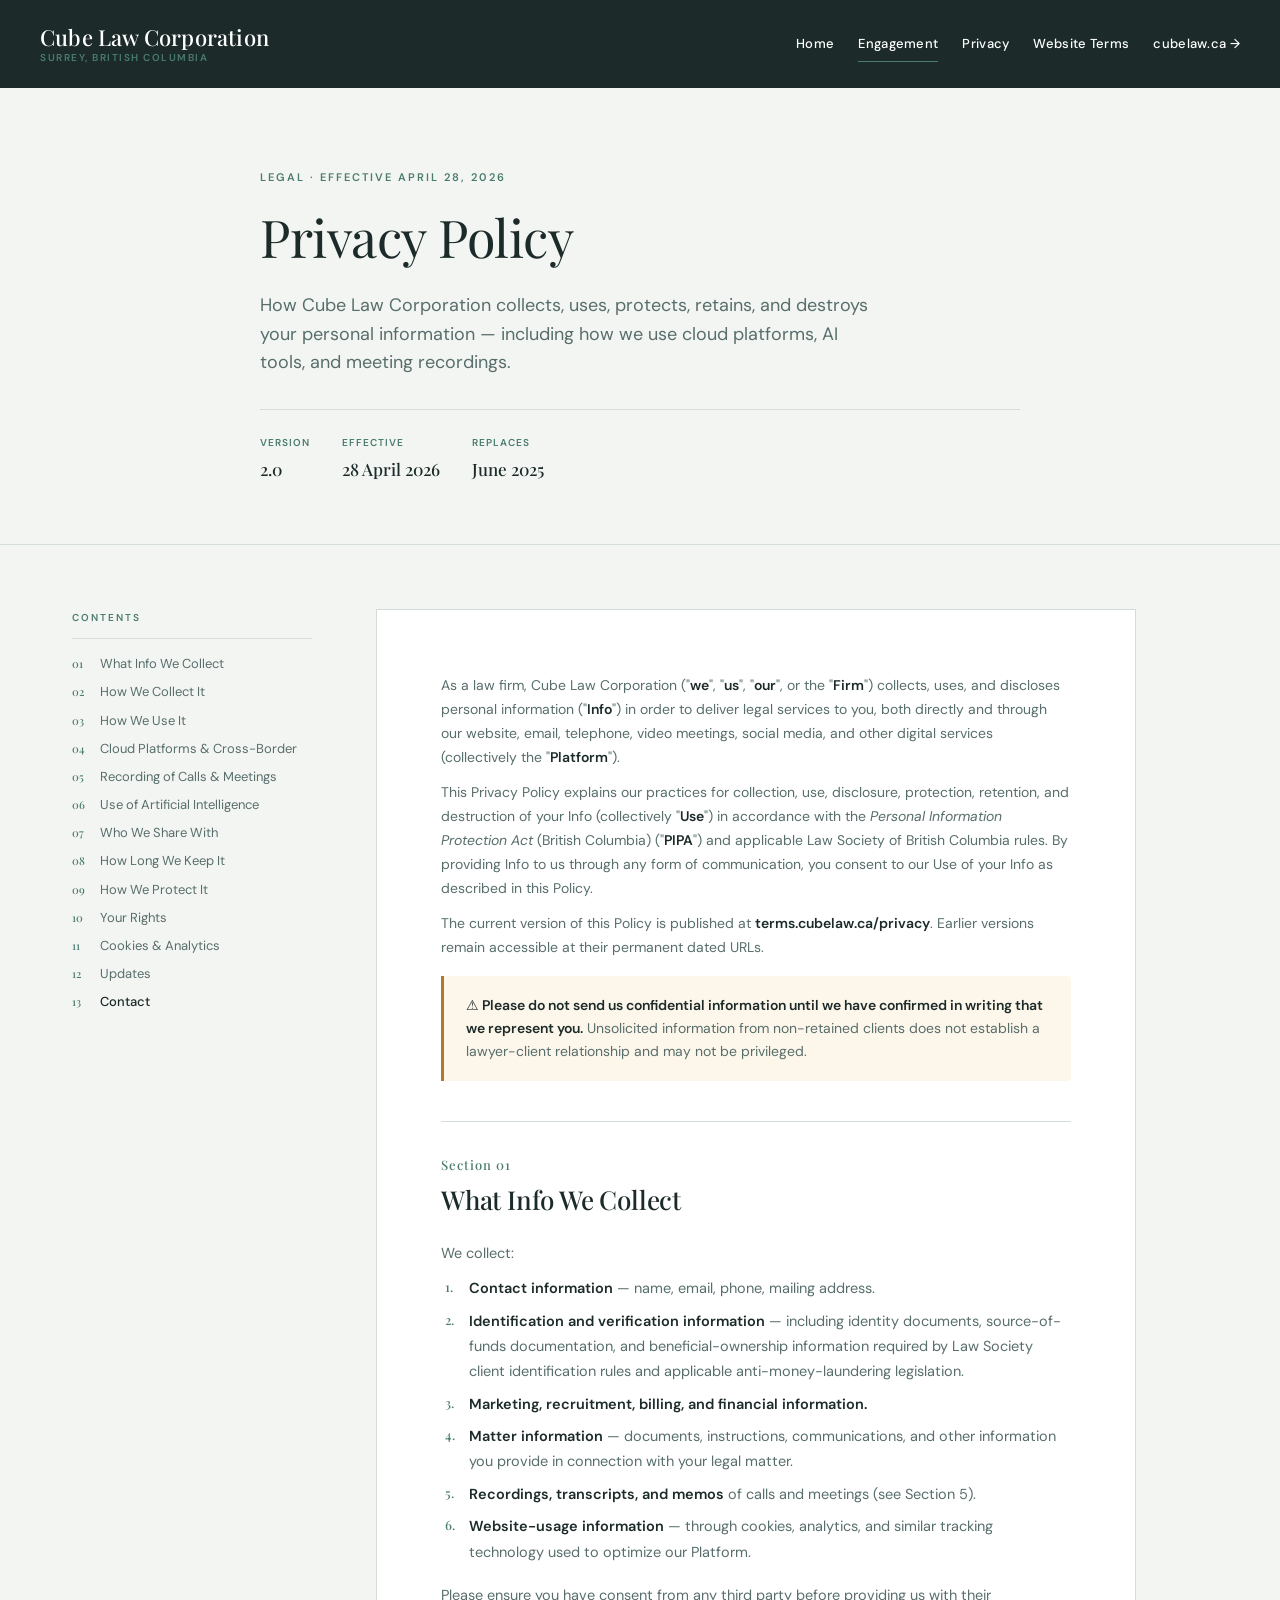
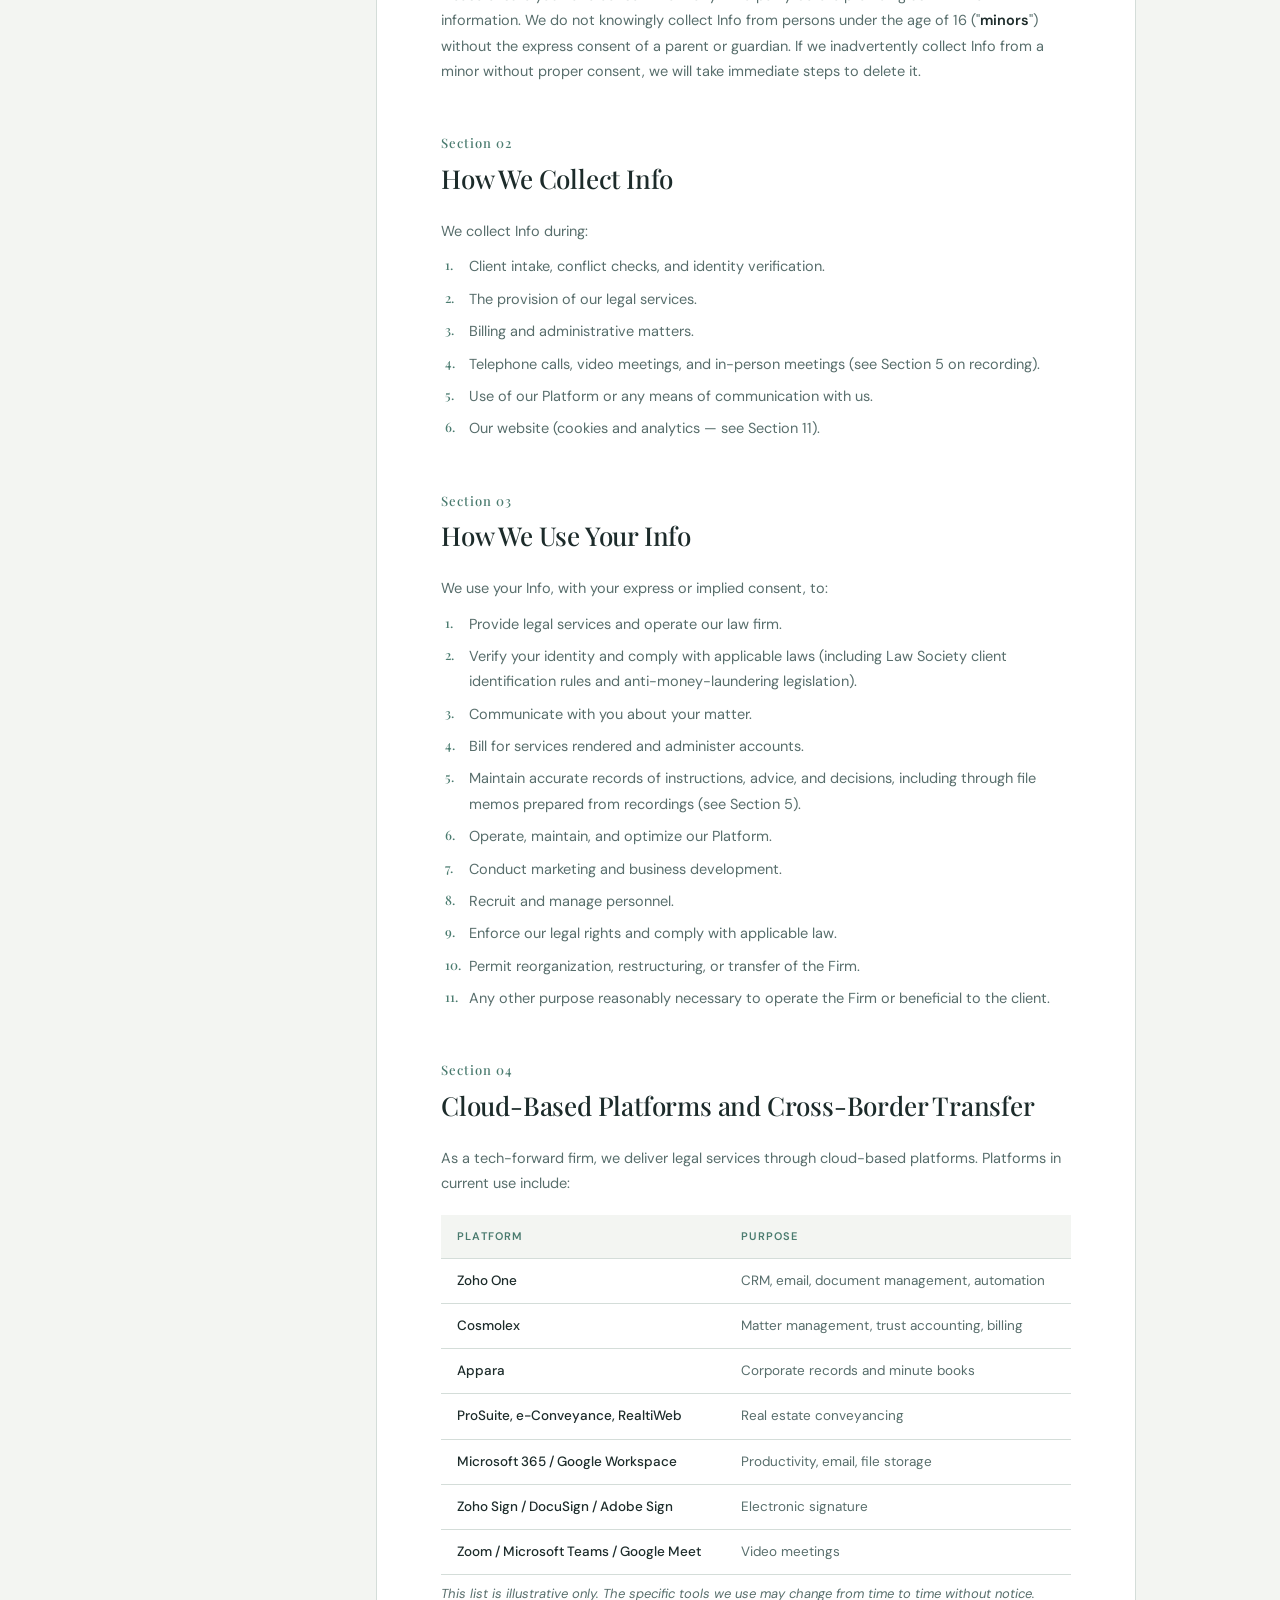
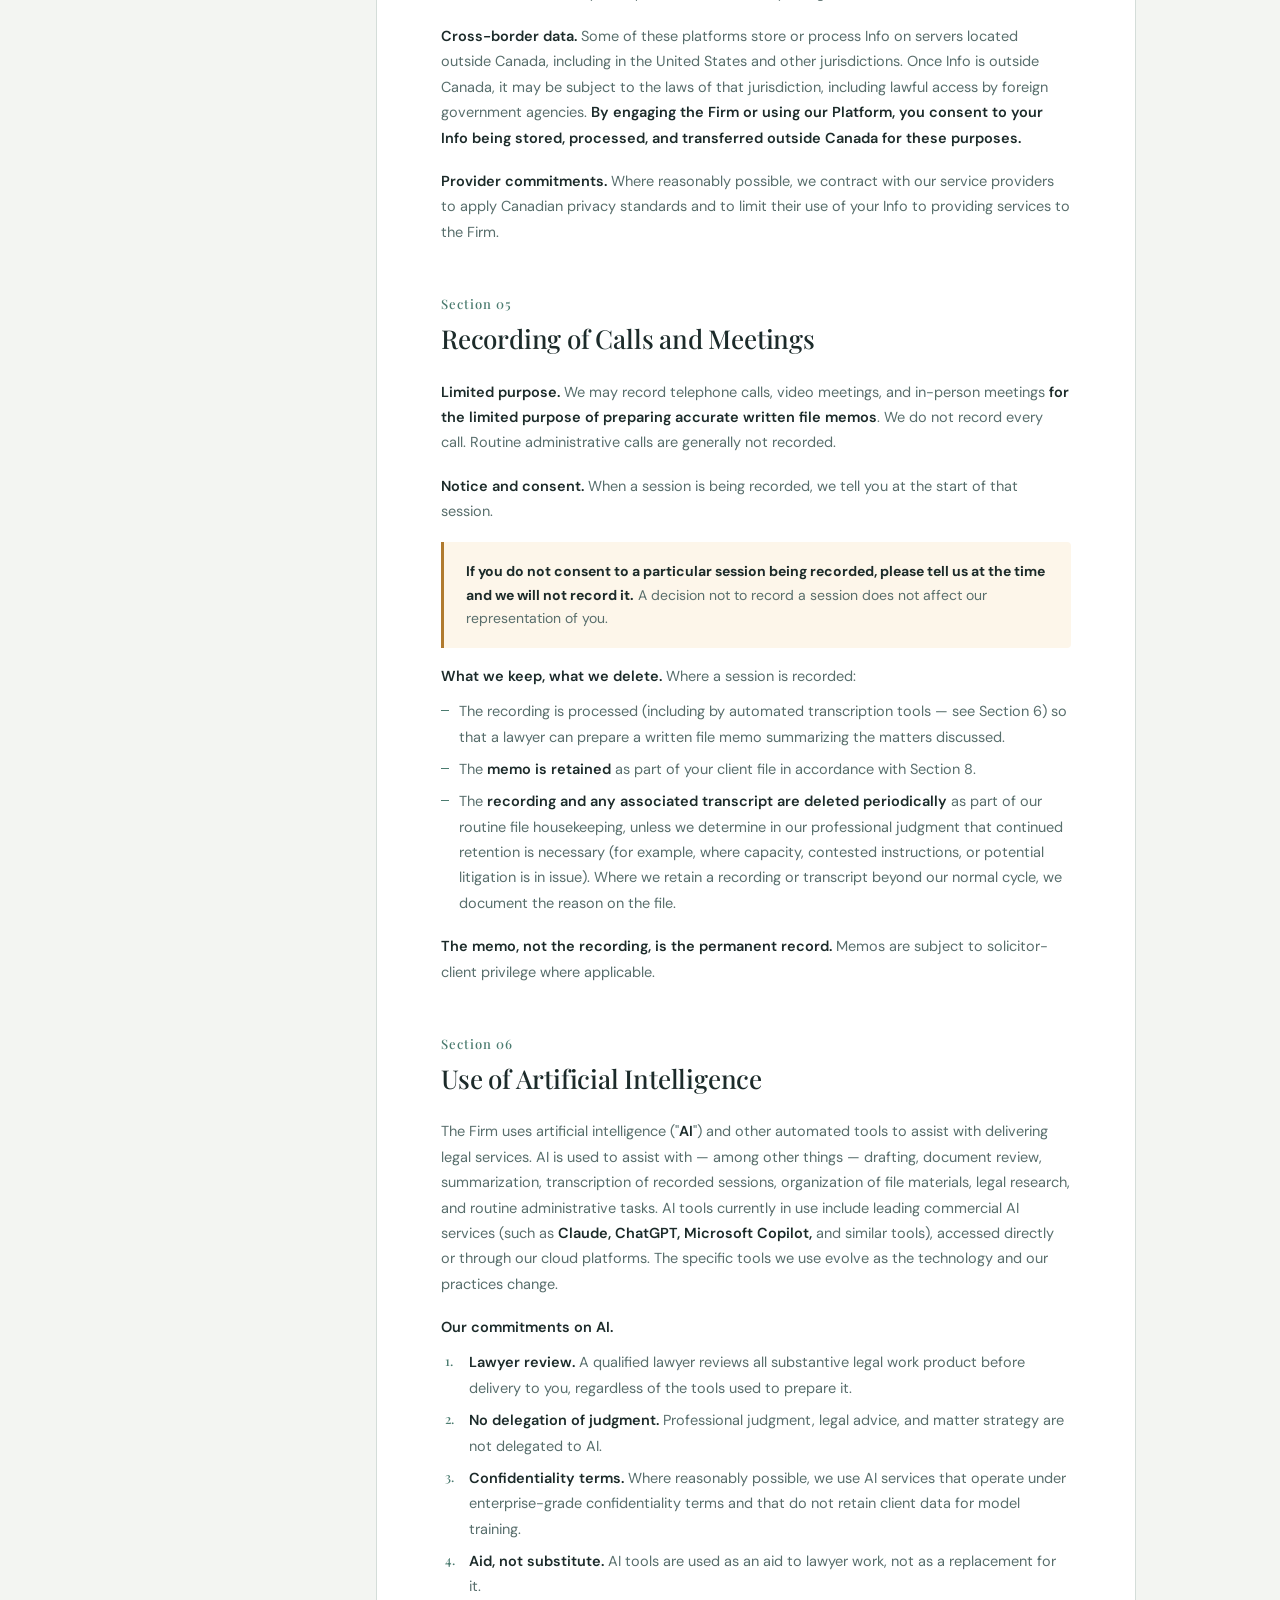
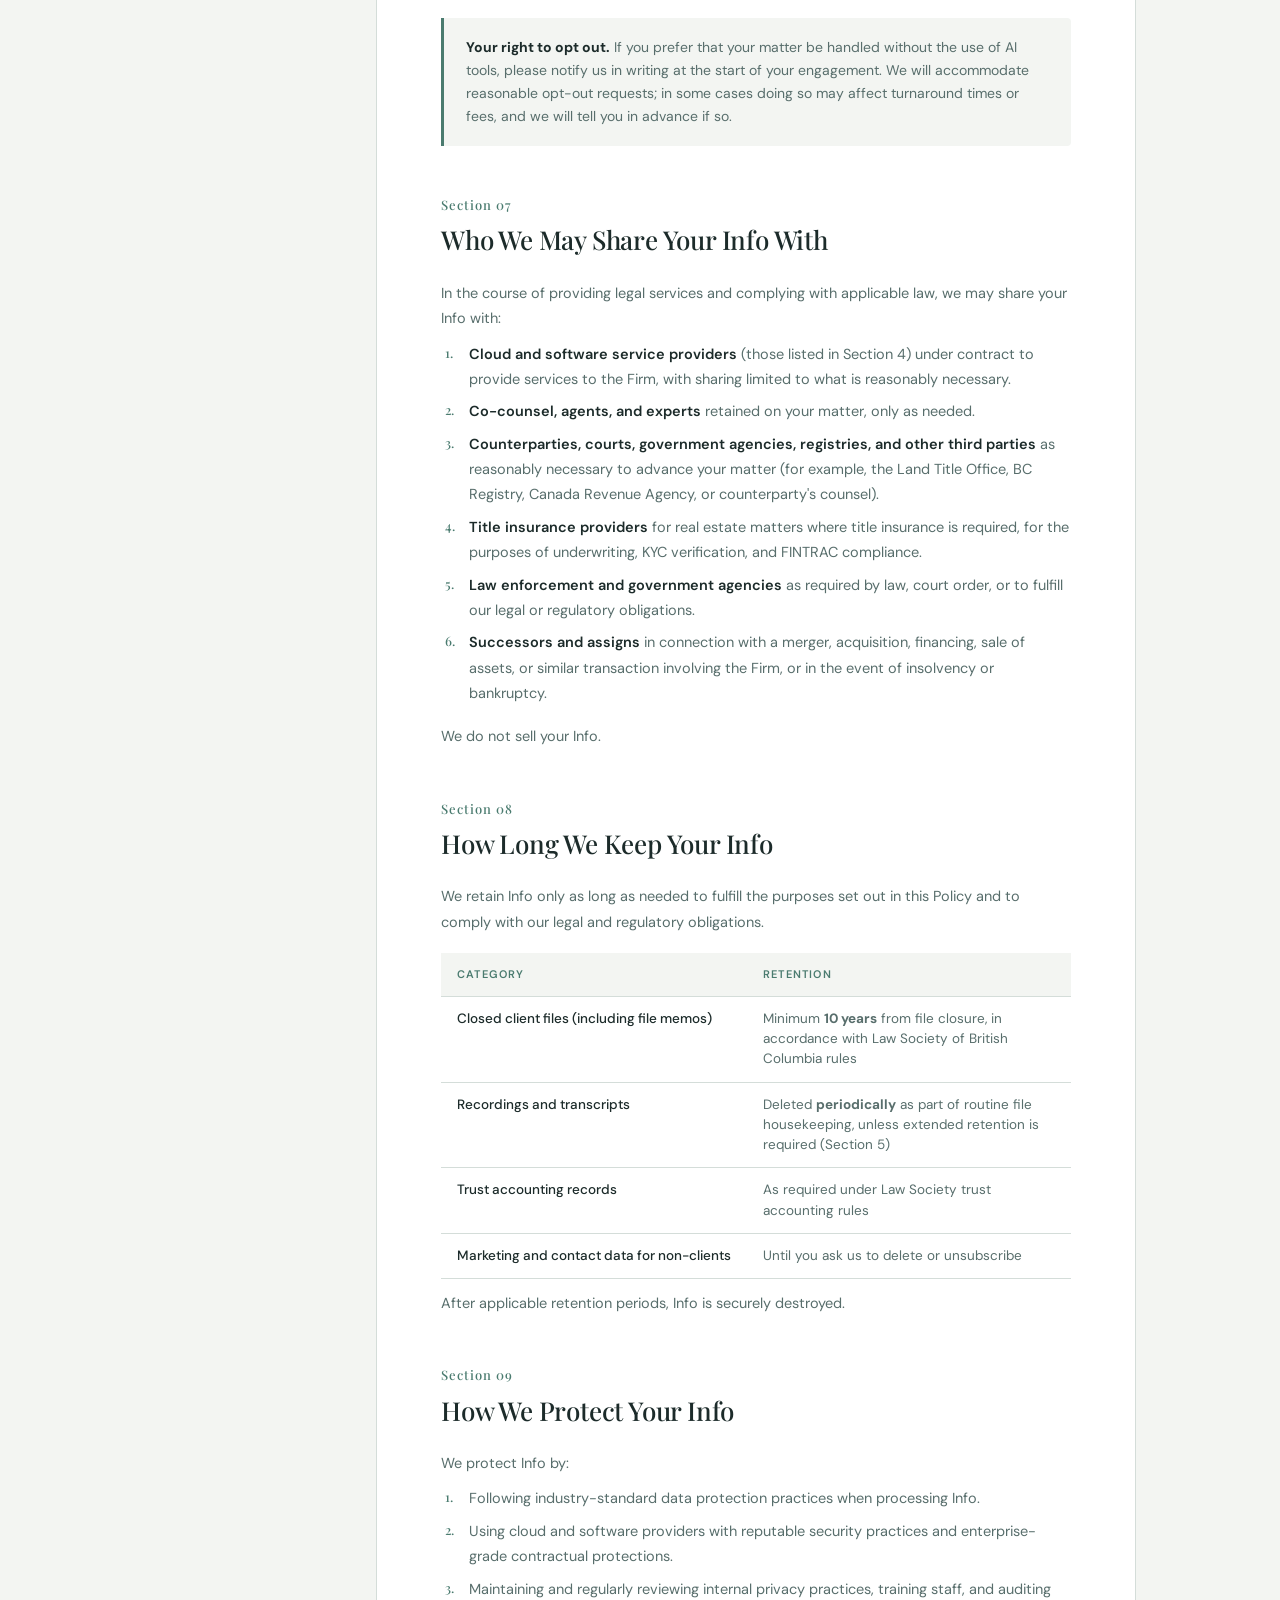
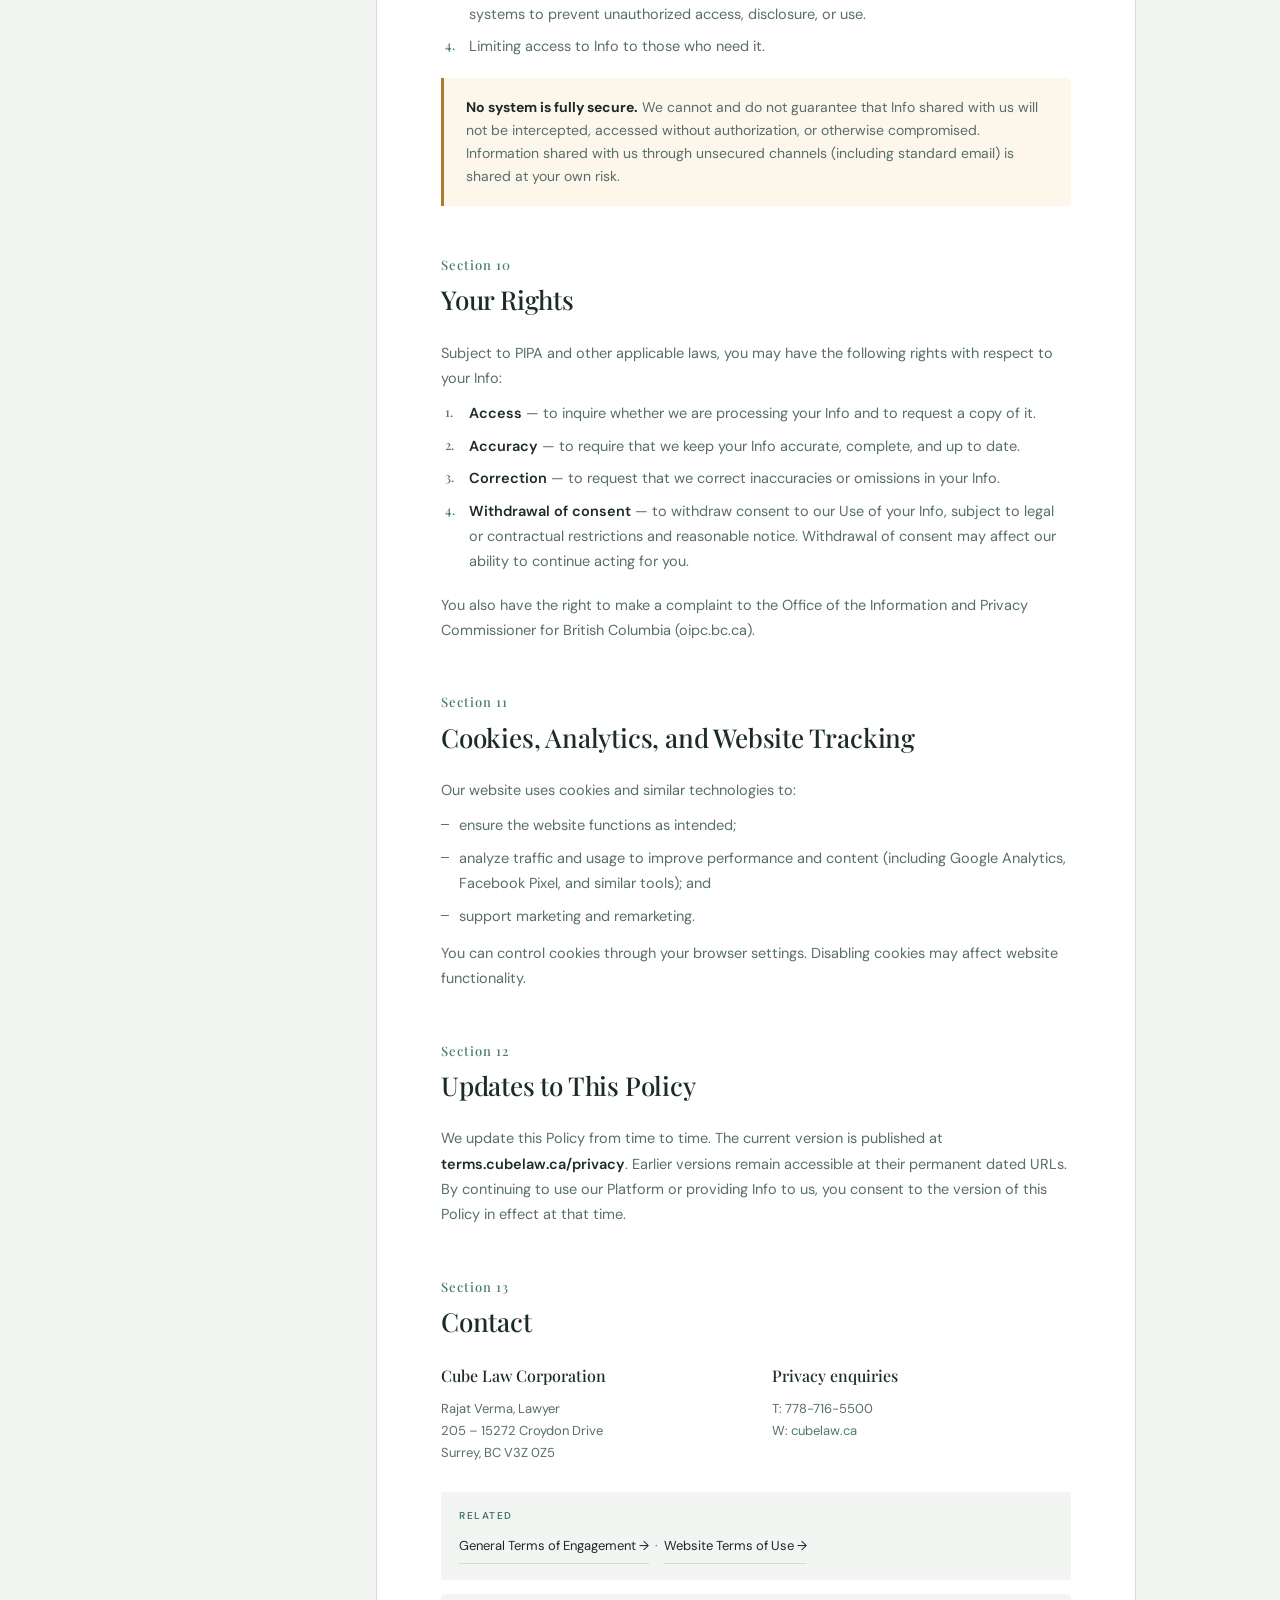
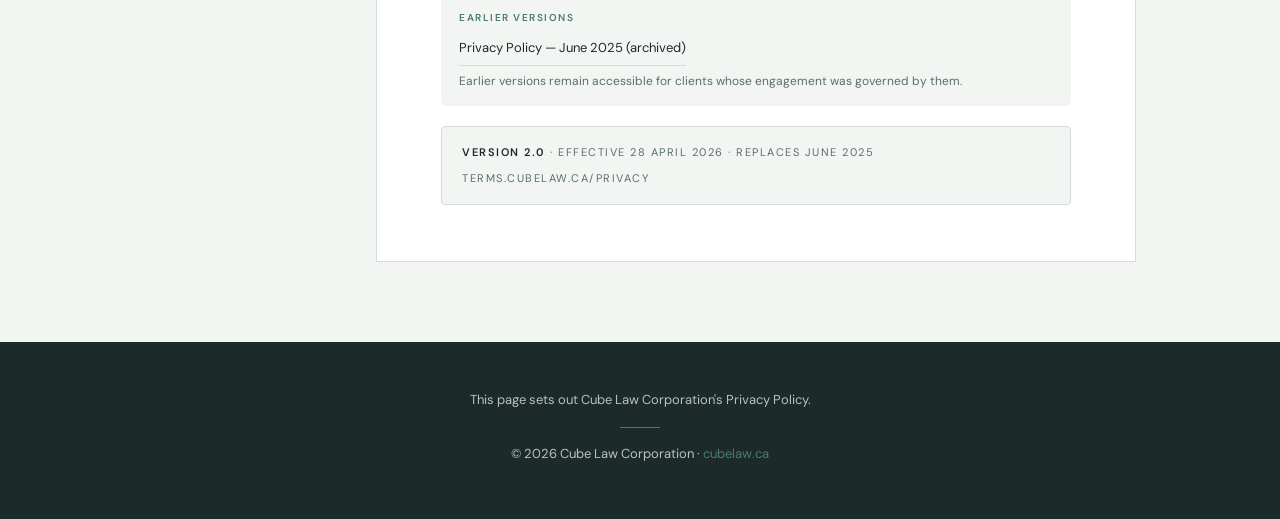
<file: privacy-2026-04-28/index.html>
<!DOCTYPE html>
<html lang="en">
<head>
<meta charset="UTF-8">
<meta name="robots" content="noindex, nofollow">
<meta name="viewport" content="width=device-width, initial-scale=1.0">
<meta name="description" content="Cube Law Corporation — Privacy Policy. Effective April 28, 2026.">
<title>Privacy Policy · Cube Law Corporation</title>
<link rel="preconnect" href="https://fonts.googleapis.com">
<link rel="preconnect" href="https://fonts.gstatic.com" crossorigin>
<link href="https://fonts.googleapis.com/css2?family=DM+Sans:wght@400;500;600;700&family=Playfair+Display:wght@400;500;600&display=swap" rel="stylesheet">
<link rel="stylesheet" href="/styles.css">
</head>
<body>

<header class="masthead">
  <div class="masthead-inner">
    <div class="masthead-brand">
      Cube Law Corporation
      <span>Surrey, British Columbia</span>
    </div>
    <nav class="masthead-nav">
      <a href="/" class="masthead-link">Home</a>
      <a href="/engagement-terms" class="masthead-link active">Engagement</a>
      <a href="/privacy" class="masthead-link">Privacy</a>
      <a href="/website-terms" class="masthead-link">Website Terms</a>
      <a href="https://cubelaw.ca" class="masthead-link">cubelaw.ca →</a>
    </nav>
  </div>
</header>

<section class="hero">
  <div class="hero-inner">
    <div class="hero-eyebrow">Legal · Effective April 28, 2026</div>
    <h1>Privacy Policy</h1>
    <p class="hero-lead">How Cube Law Corporation collects, uses, protects, retains, and destroys your personal information — including how we use cloud platforms, AI tools, and meeting recordings.</p>
    <div class="hero-meta">
      <div class="hero-meta-item"><div class="hero-meta-label">Version</div><div class="hero-meta-value">2.0</div></div>
      <div class="hero-meta-item"><div class="hero-meta-label">Effective</div><div class="hero-meta-value">28 April 2026</div></div>
      <div class="hero-meta-item"><div class="hero-meta-label">Replaces</div><div class="hero-meta-value">June 2025</div></div>
    </div>
  </div>
</section>

<details class="toc-mobile">
  <summary>Jump to section</summary>
  <ol>
    <li><a href="#s1">What Info We Collect</a></li>
    <li><a href="#s2">How We Collect It</a></li>
    <li><a href="#s3">How We Use It</a></li>
    <li><a href="#s4">Cloud Platforms &amp; Cross-Border</a></li>
    <li><a href="#s5">Recording of Calls &amp; Meetings</a></li>
    <li><a href="#s6">Use of Artificial Intelligence</a></li>
    <li><a href="#s7">Who We Share With</a></li>
    <li><a href="#s8">How Long We Keep It</a></li>
    <li><a href="#s9">How We Protect It</a></li>
    <li><a href="#s10">Your Rights</a></li>
    <li><a href="#s11">Cookies &amp; Analytics</a></li>
    <li><a href="#s12">Updates</a></li>
    <li><a href="#s13">Contact</a></li>
  </ol>
</details>

<div class="layout">

  <aside class="toc-desktop">
    <div class="toc-label">Contents</div>
    <ol>
      <li><a href="#s1">What Info We Collect</a></li>
      <li><a href="#s2">How We Collect It</a></li>
      <li><a href="#s3">How We Use It</a></li>
      <li><a href="#s4">Cloud Platforms &amp; Cross-Border</a></li>
      <li><a href="#s5">Recording of Calls &amp; Meetings</a></li>
      <li><a href="#s6">Use of Artificial Intelligence</a></li>
      <li><a href="#s7">Who We Share With</a></li>
      <li><a href="#s8">How Long We Keep It</a></li>
      <li><a href="#s9">How We Protect It</a></li>
      <li><a href="#s10">Your Rights</a></li>
      <li><a href="#s11">Cookies &amp; Analytics</a></li>
      <li><a href="#s12">Updates</a></li>
      <li><a href="#s13">Contact</a></li>
    </ol>
  </aside>

  <main class="doc">

    <div class="doc-preface">
      <p>As a law firm, Cube Law Corporation ("<strong>we</strong>", "<strong>us</strong>", "<strong>our</strong>", or the "<strong>Firm</strong>") collects, uses, and discloses personal information ("<strong>Info</strong>") in order to deliver legal services to you, both directly and through our website, email, telephone, video meetings, social media, and other digital services (collectively the "<strong>Platform</strong>").</p>
      <p>This Privacy Policy explains our practices for collection, use, disclosure, protection, retention, and destruction of your Info (collectively "<strong>Use</strong>") in accordance with the <em>Personal Information Protection Act</em> (British Columbia) ("<strong>PIPA</strong>") and applicable Law Society of British Columbia rules. By providing Info to us through any form of communication, you consent to our Use of your Info as described in this Policy.</p>
      <p>The current version of this Policy is published at <strong>terms.cubelaw.ca/privacy</strong>. Earlier versions remain accessible at their permanent dated URLs.</p>

      <div class="callout callout-amber" style="margin-top: 16px;">
        <strong>⚠️ Please do not send us confidential information until we have confirmed in writing that we represent you.</strong> Unsolicited information from non-retained clients does not establish a lawyer-client relationship and may not be privileged.
      </div>
    </div>

    <section id="s1">
      <div class="section-num">Section 01</div>
      <h2>What Info We Collect</h2>
      <div class="clause">We collect:
        <ol>
          <li><strong>Contact information</strong> — name, email, phone, mailing address.</li>
          <li><strong>Identification and verification information</strong> — including identity documents, source-of-funds documentation, and beneficial-ownership information required by Law Society client identification rules and applicable anti-money-laundering legislation.</li>
          <li><strong>Marketing, recruitment, billing, and financial information.</strong></li>
          <li><strong>Matter information</strong> — documents, instructions, communications, and other information you provide in connection with your legal matter.</li>
          <li><strong>Recordings, transcripts, and memos</strong> of calls and meetings (see Section 5).</li>
          <li><strong>Website-usage information</strong> — through cookies, analytics, and similar tracking technology used to optimize our Platform.</li>
        </ol>
      </div>
      <div class="clause">Please ensure you have consent from any third party before providing us with their information. We do not knowingly collect Info from persons under the age of 16 ("<strong>minors</strong>") without the express consent of a parent or guardian. If we inadvertently collect Info from a minor without proper consent, we will take immediate steps to delete it.</div>
    </section>

    <section id="s2">
      <div class="section-num">Section 02</div>
      <h2>How We Collect Info</h2>
      <div class="clause">We collect Info during:
        <ol>
          <li>Client intake, conflict checks, and identity verification.</li>
          <li>The provision of our legal services.</li>
          <li>Billing and administrative matters.</li>
          <li>Telephone calls, video meetings, and in-person meetings (see Section 5 on recording).</li>
          <li>Use of our Platform or any means of communication with us.</li>
          <li>Our website (cookies and analytics — see Section 11).</li>
        </ol>
      </div>
    </section>

    <section id="s3">
      <div class="section-num">Section 03</div>
      <h2>How We Use Your Info</h2>
      <div class="clause">We use your Info, with your express or implied consent, to:
        <ol>
          <li>Provide legal services and operate our law firm.</li>
          <li>Verify your identity and comply with applicable laws (including Law Society client identification rules and anti-money-laundering legislation).</li>
          <li>Communicate with you about your matter.</li>
          <li>Bill for services rendered and administer accounts.</li>
          <li>Maintain accurate records of instructions, advice, and decisions, including through file memos prepared from recordings (see Section 5).</li>
          <li>Operate, maintain, and optimize our Platform.</li>
          <li>Conduct marketing and business development.</li>
          <li>Recruit and manage personnel.</li>
          <li>Enforce our legal rights and comply with applicable law.</li>
          <li>Permit reorganization, restructuring, or transfer of the Firm.</li>
          <li>Any other purpose reasonably necessary to operate the Firm or beneficial to the client.</li>
        </ol>
      </div>
    </section>

    <section id="s4">
      <div class="section-num">Section 04</div>
      <h2>Cloud-Based Platforms and Cross-Border Transfer</h2>
      <div class="clause">As a tech-forward firm, we deliver legal services through cloud-based platforms. Platforms in current use include:</div>

      <table class="platforms">
        <thead><tr><th>Platform</th><th>Purpose</th></tr></thead>
        <tbody>
          <tr><td>Zoho One</td><td>CRM, email, document management, automation</td></tr>
          <tr><td>Cosmolex</td><td>Matter management, trust accounting, billing</td></tr>
          <tr><td>Appara</td><td>Corporate records and minute books</td></tr>
          <tr><td>ProSuite, e-Conveyance, RealtiWeb</td><td>Real estate conveyancing</td></tr>
          <tr><td>Microsoft 365 / Google Workspace</td><td>Productivity, email, file storage</td></tr>
          <tr><td>Zoho Sign / DocuSign / Adobe Sign</td><td>Electronic signature</td></tr>
          <tr><td>Zoom / Microsoft Teams / Google Meet</td><td>Video meetings</td></tr>
        </tbody>
      </table>

      <div class="clause" style="font-size: 13px; font-style: italic; color: var(--body); margin-top: -4px;">This list is illustrative only. The specific tools we use may change from time to time without notice.</div>

      <div class="clause"><strong>Cross-border data.</strong> Some of these platforms store or process Info on servers located outside Canada, including in the United States and other jurisdictions. Once Info is outside Canada, it may be subject to the laws of that jurisdiction, including lawful access by foreign government agencies. <strong>By engaging the Firm or using our Platform, you consent to your Info being stored, processed, and transferred outside Canada for these purposes.</strong></div>
      <div class="clause"><strong>Provider commitments.</strong> Where reasonably possible, we contract with our service providers to apply Canadian privacy standards and to limit their use of your Info to providing services to the Firm.</div>
    </section>

    <section id="s5">
      <div class="section-num">Section 05</div>
      <h2>Recording of Calls and Meetings</h2>
      <div class="clause"><strong>Limited purpose.</strong> We may record telephone calls, video meetings, and in-person meetings <strong>for the limited purpose of preparing accurate written file memos</strong>. We do not record every call. Routine administrative calls are generally not recorded.</div>
      <div class="clause"><strong>Notice and consent.</strong> When a session is being recorded, we tell you at the start of that session.</div>
      <div class="callout callout-amber"><strong>If you do not consent to a particular session being recorded, please tell us at the time and we will not record it.</strong> A decision not to record a session does not affect our representation of you.</div>
      <div class="clause"><strong>What we keep, what we delete.</strong> Where a session is recorded:
        <ul>
          <li>The recording is processed (including by automated transcription tools — see Section 6) so that a lawyer can prepare a written file memo summarizing the matters discussed.</li>
          <li>The <strong>memo is retained</strong> as part of your client file in accordance with Section 8.</li>
          <li>The <strong>recording and any associated transcript are deleted periodically</strong> as part of our routine file housekeeping, unless we determine in our professional judgment that continued retention is necessary (for example, where capacity, contested instructions, or potential litigation is in issue). Where we retain a recording or transcript beyond our normal cycle, we document the reason on the file.</li>
        </ul>
      </div>
      <div class="clause"><strong>The memo, not the recording, is the permanent record.</strong> Memos are subject to solicitor-client privilege where applicable.</div>
    </section>

    <section id="s6">
      <div class="section-num">Section 06</div>
      <h2>Use of Artificial Intelligence</h2>
      <div class="clause">The Firm uses artificial intelligence ("<strong>AI</strong>") and other automated tools to assist with delivering legal services. AI is used to assist with — among other things — drafting, document review, summarization, transcription of recorded sessions, organization of file materials, legal research, and routine administrative tasks. AI tools currently in use include leading commercial AI services (such as <strong>Claude, ChatGPT, Microsoft Copilot,</strong> and similar tools), accessed directly or through our cloud platforms. The specific tools we use evolve as the technology and our practices change.</div>

      <div class="clause"><strong>Our commitments on AI.</strong>
        <ol>
          <li><strong>Lawyer review.</strong> A qualified lawyer reviews all substantive legal work product before delivery to you, regardless of the tools used to prepare it.</li>
          <li><strong>No delegation of judgment.</strong> Professional judgment, legal advice, and matter strategy are not delegated to AI.</li>
          <li><strong>Confidentiality terms.</strong> Where reasonably possible, we use AI services that operate under enterprise-grade confidentiality terms and that do not retain client data for model training.</li>
          <li><strong>Aid, not substitute.</strong> AI tools are used as an aid to lawyer work, not as a replacement for it.</li>
        </ol>
      </div>

      <div class="callout"><strong>Your right to opt out.</strong> If you prefer that your matter be handled without the use of AI tools, please notify us in writing at the start of your engagement. We will accommodate reasonable opt-out requests; in some cases doing so may affect turnaround times or fees, and we will tell you in advance if so.</div>
    </section>

    <section id="s7">
      <div class="section-num">Section 07</div>
      <h2>Who We May Share Your Info With</h2>
      <div class="clause">In the course of providing legal services and complying with applicable law, we may share your Info with:
        <ol>
          <li><strong>Cloud and software service providers</strong> (those listed in Section 4) under contract to provide services to the Firm, with sharing limited to what is reasonably necessary.</li>
          <li><strong>Co-counsel, agents, and experts</strong> retained on your matter, only as needed.</li>
          <li><strong>Counterparties, courts, government agencies, registries, and other third parties</strong> as reasonably necessary to advance your matter (for example, the Land Title Office, BC Registry, Canada Revenue Agency, or counterparty's counsel).</li>
          <li><strong>Title insurance providers</strong> for real estate matters where title insurance is required, for the purposes of underwriting, KYC verification, and FINTRAC compliance.</li>
          <li><strong>Law enforcement and government agencies</strong> as required by law, court order, or to fulfill our legal or regulatory obligations.</li>
          <li><strong>Successors and assigns</strong> in connection with a merger, acquisition, financing, sale of assets, or similar transaction involving the Firm, or in the event of insolvency or bankruptcy.</li>
        </ol>
      </div>
      <div class="clause">We do not sell your Info.</div>
    </section>

    <section id="s8">
      <div class="section-num">Section 08</div>
      <h2>How Long We Keep Your Info</h2>
      <div class="clause">We retain Info only as long as needed to fulfill the purposes set out in this Policy and to comply with our legal and regulatory obligations.</div>

      <table class="retention">
        <thead><tr><th>Category</th><th>Retention</th></tr></thead>
        <tbody>
          <tr><td>Closed client files (including file memos)</td><td>Minimum <strong>10 years</strong> from file closure, in accordance with Law Society of British Columbia rules</td></tr>
          <tr><td>Recordings and transcripts</td><td>Deleted <strong>periodically</strong> as part of routine file housekeeping, unless extended retention is required (Section 5)</td></tr>
          <tr><td>Trust accounting records</td><td>As required under Law Society trust accounting rules</td></tr>
          <tr><td>Marketing and contact data for non-clients</td><td>Until you ask us to delete or unsubscribe</td></tr>
        </tbody>
      </table>

      <div class="clause">After applicable retention periods, Info is securely destroyed.</div>
    </section>

    <section id="s9">
      <div class="section-num">Section 09</div>
      <h2>How We Protect Your Info</h2>
      <div class="clause">We protect Info by:
        <ol>
          <li>Following industry-standard data protection practices when processing Info.</li>
          <li>Using cloud and software providers with reputable security practices and enterprise-grade contractual protections.</li>
          <li>Maintaining and regularly reviewing internal privacy practices, training staff, and auditing systems to prevent unauthorized access, disclosure, or use.</li>
          <li>Limiting access to Info to those who need it.</li>
        </ol>
      </div>
      <div class="callout callout-amber"><strong>No system is fully secure.</strong> We cannot and do not guarantee that Info shared with us will not be intercepted, accessed without authorization, or otherwise compromised. Information shared with us through unsecured channels (including standard email) is shared at your own risk.</div>
    </section>

    <section id="s10">
      <div class="section-num">Section 10</div>
      <h2>Your Rights</h2>
      <div class="clause">Subject to PIPA and other applicable laws, you may have the following rights with respect to your Info:
        <ol>
          <li><strong>Access</strong> — to inquire whether we are processing your Info and to request a copy of it.</li>
          <li><strong>Accuracy</strong> — to require that we keep your Info accurate, complete, and up to date.</li>
          <li><strong>Correction</strong> — to request that we correct inaccuracies or omissions in your Info.</li>
          <li><strong>Withdrawal of consent</strong> — to withdraw consent to our Use of your Info, subject to legal or contractual restrictions and reasonable notice. Withdrawal of consent may affect our ability to continue acting for you.</li>
        </ol>
      </div>
      <div class="clause">You also have the right to make a complaint to the Office of the Information and Privacy Commissioner for British Columbia (oipc.bc.ca).</div>
    </section>

    <section id="s11">
      <div class="section-num">Section 11</div>
      <h2>Cookies, Analytics, and Website Tracking</h2>
      <div class="clause">Our website uses cookies and similar technologies to:
        <ul>
          <li>ensure the website functions as intended;</li>
          <li>analyze traffic and usage to improve performance and content (including Google Analytics, Facebook Pixel, and similar tools); and</li>
          <li>support marketing and remarketing.</li>
        </ul>
        You can control cookies through your browser settings. Disabling cookies may affect website functionality.
      </div>
    </section>

    <section id="s12">
      <div class="section-num">Section 12</div>
      <h2>Updates to This Policy</h2>
      <div class="clause">We update this Policy from time to time. The current version is published at <strong>terms.cubelaw.ca/privacy</strong>. Earlier versions remain accessible at their permanent dated URLs. By continuing to use our Platform or providing Info to us, you consent to the version of this Policy in effect at that time.</div>
    </section>

    <section id="s13">
      <div class="section-num">Section 13</div>
      <h2>Contact</h2>
      <div class="doc-footer-grid">
        <div class="doc-footer-col">
          <h3>Cube Law Corporation</h3>
          <p>Rajat Verma, Lawyer<br>205 – 15272 Croydon Drive<br>Surrey, BC V3Z 0Z5</p>
        </div>
        <div class="doc-footer-col">
          <h3>Privacy enquiries</h3>
          <p>T: 778-716-5500<br>W: <a href="https://cubelaw.ca">cubelaw.ca</a></p>
        </div>
      </div>
    </section>

    <div class="related">
      <div class="related-label">Related</div>
      <a href="/engagement-terms">General Terms of Engagement →</a> &nbsp;·&nbsp; <a href="https://cubelaw.ca/terms">Website Terms of Use →</a>
    </div>

    <div class="related" style="margin-top: 14px;">
      <div class="related-label">Earlier Versions</div>
      <a href="/privacy-2025-06">Privacy Policy — June 2025 (archived)</a>
      <p style="font-size: 12px; color: var(--body); margin-top: 6px; line-height: 1.5;">Earlier versions remain accessible for clients whose engagement was governed by them.</p>
    </div>

    <div class="version-stamp">
      <span><strong>Version 2.0</strong> · Effective 28 April 2026 · Replaces June 2025</span>
      <span>terms.cubelaw.ca/privacy</span>
    </div>

  </main>
</div>

<footer class="site-footer">
  <div class="site-footer-inner">
    <p>This page sets out Cube Law Corporation's Privacy Policy.</p>
    <div class="site-footer-rule"></div>
    <p>© 2026 Cube Law Corporation · <a href="https://cubelaw.ca">cubelaw.ca</a></p>
  </div>
</footer>

<script>
const sections = document.querySelectorAll('section[id]');
const tocLinks = document.querySelectorAll('.toc-desktop a');
if (sections.length && tocLinks.length) {
  const observer = new IntersectionObserver((entries) => {
    entries.forEach(entry => {
      if (entry.isIntersecting) {
        const id = entry.target.id;
        tocLinks.forEach(link => {
          link.classList.toggle('active', link.getAttribute('href') === '#' + id);
        });
      }
    });
  }, { rootMargin: '-20% 0px -70% 0px' });
  sections.forEach(s => observer.observe(s));
}
document.querySelectorAll('.toc-mobile a').forEach(link => {
  link.addEventListener('click', () => {
    const details = document.querySelector('.toc-mobile');
    if (details) details.open = false;
  });
});
</script>

</body>
</html>
</file>
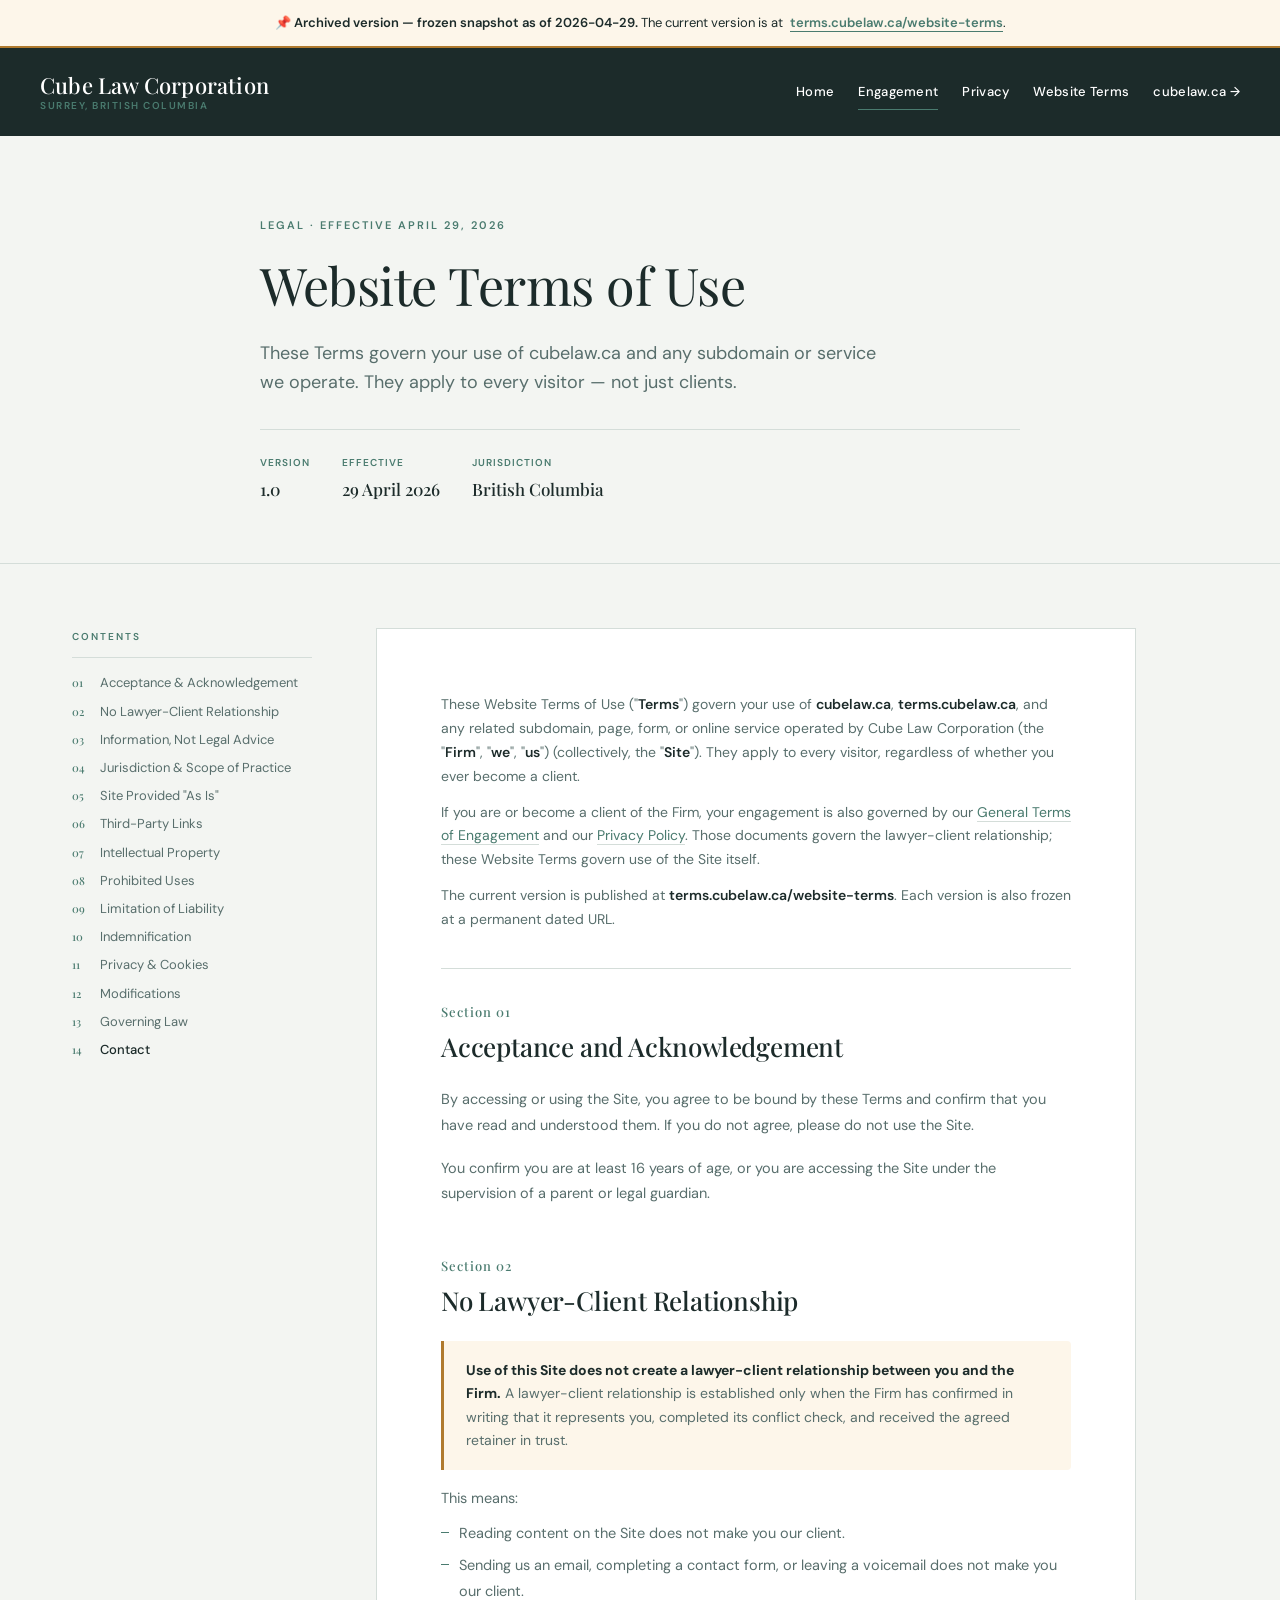
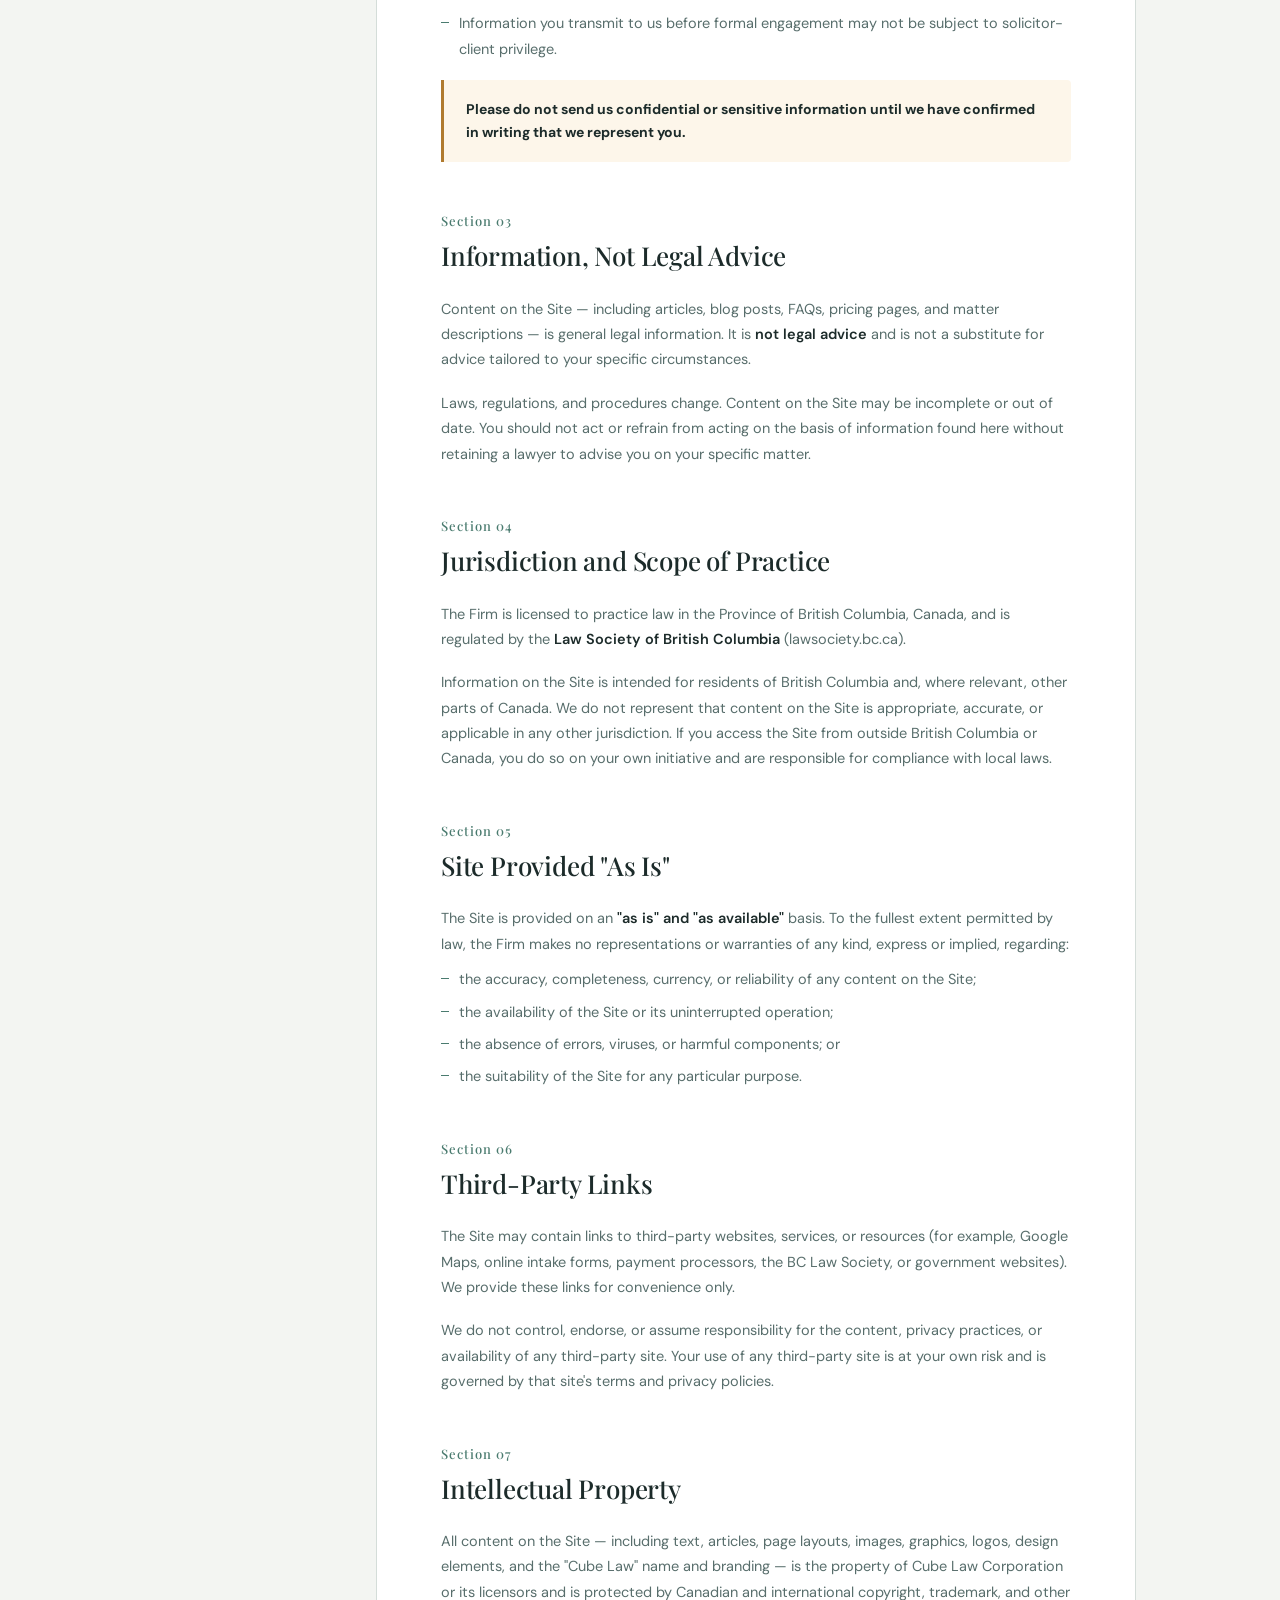
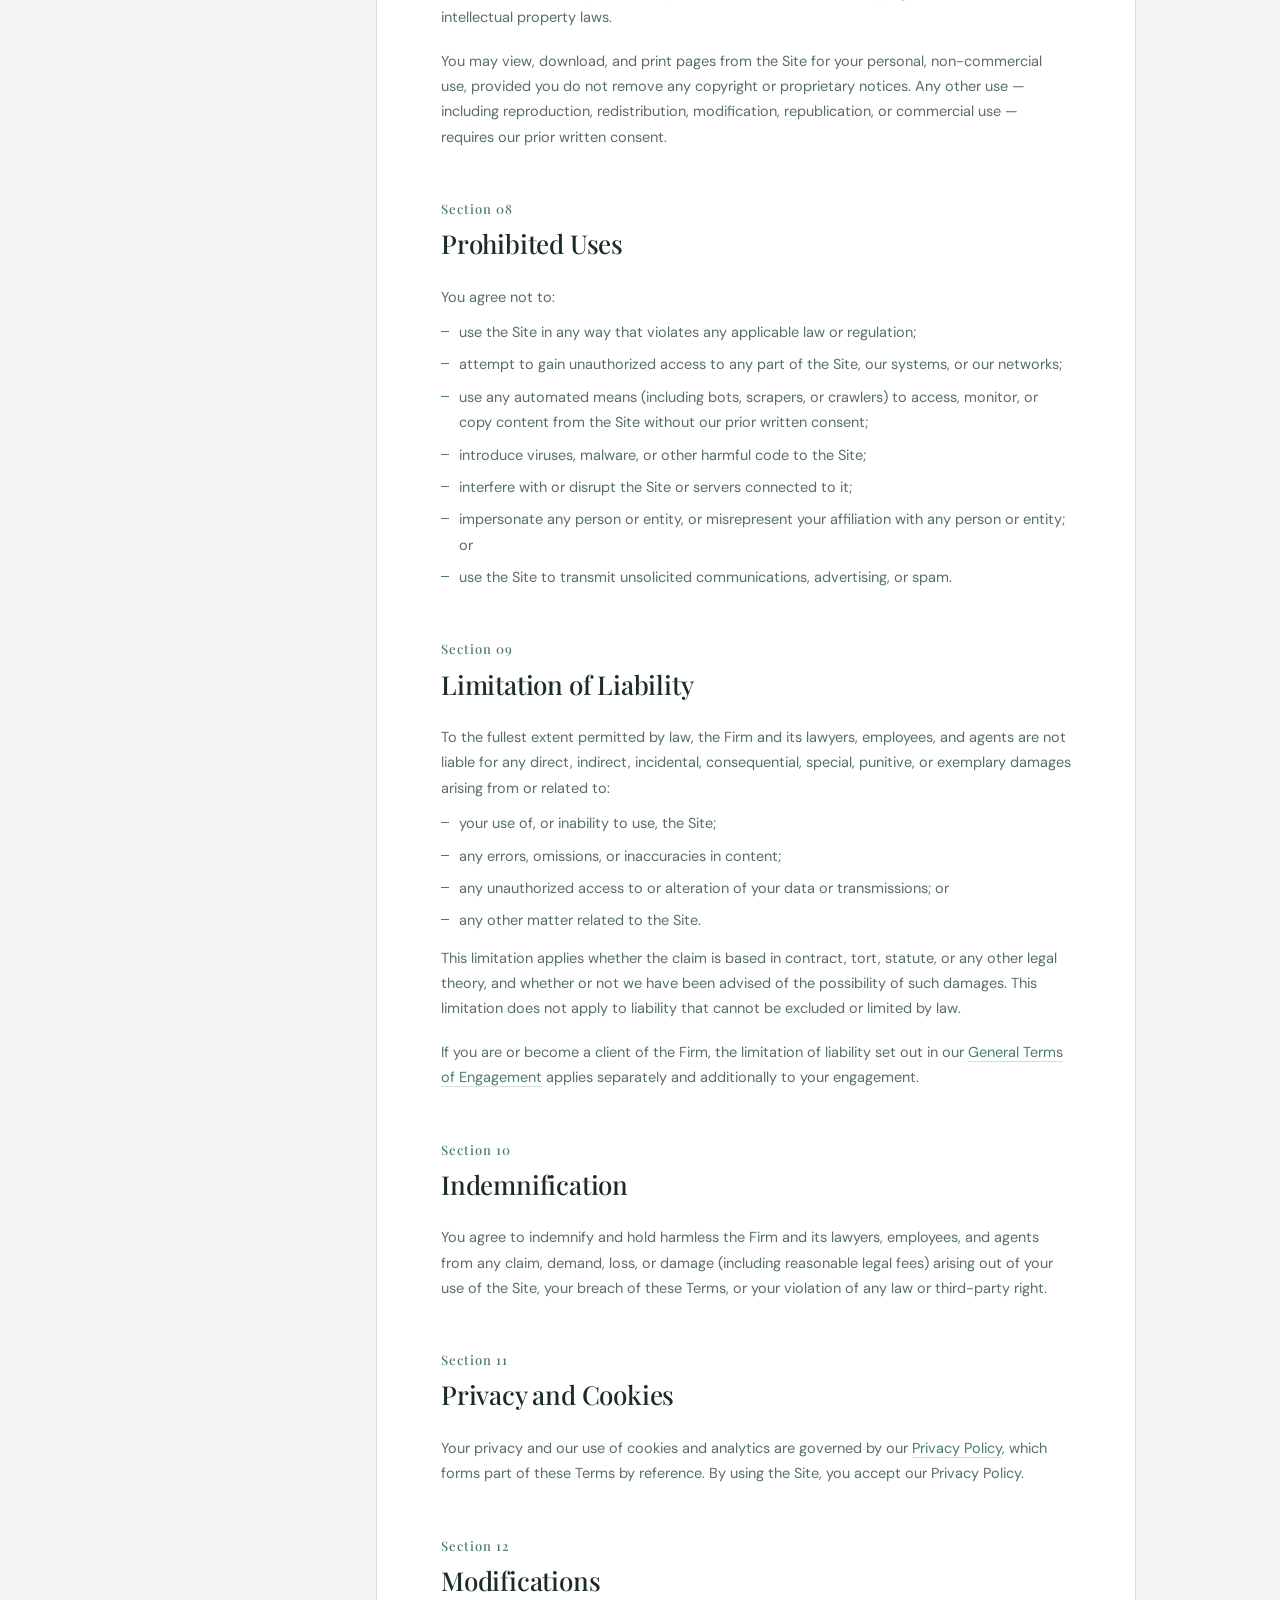
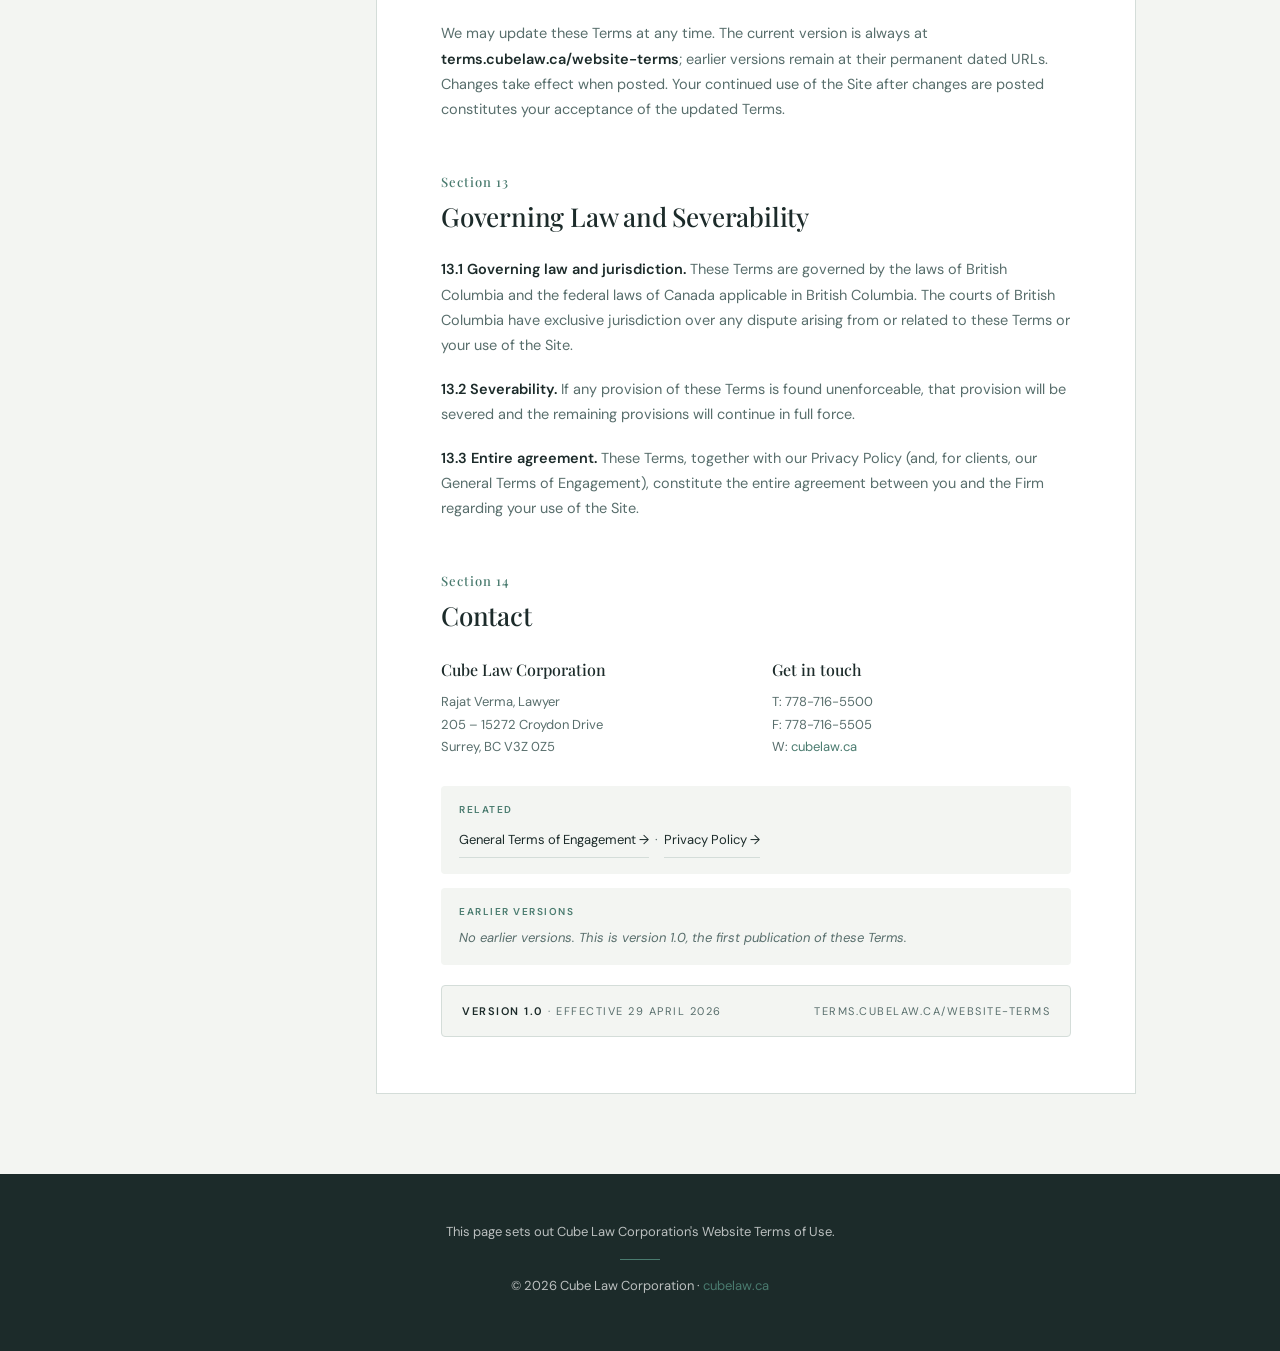
<file: website-terms-2026-04-29/index.html>
<!DOCTYPE html>
<html lang="en">
<head>
<meta charset="UTF-8">
<meta name="robots" content="noindex, nofollow">
<meta name="viewport" content="width=device-width, initial-scale=1.0">
<meta name="description" content="Cube Law Corporation — Website Terms of Use. Effective April 29, 2026.">
<title>Website Terms of Use · Cube Law Corporation</title>
<link rel="preconnect" href="https://fonts.googleapis.com">
<link rel="preconnect" href="https://fonts.gstatic.com" crossorigin>
<link href="https://fonts.googleapis.com/css2?family=DM+Sans:wght@400;500;600;700&family=Playfair+Display:wght@400;500;600&display=swap" rel="stylesheet">
<link rel="stylesheet" href="/styles.css">
</head>
<body>
  <div class="archive-banner">
    <strong>📌 Archived version — frozen snapshot as of 2026-04-29.</strong>
    The current version is at <a href="https://terms.cubelaw.ca/website-terms">terms.cubelaw.ca/website-terms</a>.
  </div>


<header class="masthead">
  <div class="masthead-inner">
    <div class="masthead-brand">
      Cube Law Corporation
      <span>Surrey, British Columbia</span>
    </div>
    <nav class="masthead-nav">
      <a href="/" class="masthead-link">Home</a>
      <a href="/engagement-terms" class="masthead-link active">Engagement</a>
      <a href="/privacy" class="masthead-link">Privacy</a>
      <a href="/website-terms" class="masthead-link">Website Terms</a>
      <a href="https://cubelaw.ca" class="masthead-link">cubelaw.ca →</a>
    </nav>
  </div>
</header>

<section class="hero">
  <div class="hero-inner">
    <div class="hero-eyebrow">Legal · Effective April 29, 2026</div>
    <h1>Website Terms of Use</h1>
    <p class="hero-lead">These Terms govern your use of cubelaw.ca and any subdomain or service we operate. They apply to every visitor — not just clients.</p>
    <div class="hero-meta">
      <div class="hero-meta-item"><div class="hero-meta-label">Version</div><div class="hero-meta-value">1.0</div></div>
      <div class="hero-meta-item"><div class="hero-meta-label">Effective</div><div class="hero-meta-value">29 April 2026</div></div>
      <div class="hero-meta-item"><div class="hero-meta-label">Jurisdiction</div><div class="hero-meta-value">British Columbia</div></div>
    </div>
  </div>
</section>

<details class="toc-mobile">
  <summary>Jump to section</summary>
  <ol>
    <li><a href="#s1">Acceptance &amp; Acknowledgement</a></li>
    <li><a href="#s2">No Lawyer-Client Relationship</a></li>
    <li><a href="#s3">Information, Not Legal Advice</a></li>
    <li><a href="#s4">Jurisdiction &amp; Scope of Practice</a></li>
    <li><a href="#s5">Site Provided "As Is"</a></li>
    <li><a href="#s6">Third-Party Links</a></li>
    <li><a href="#s7">Intellectual Property</a></li>
    <li><a href="#s8">Prohibited Uses</a></li>
    <li><a href="#s9">Limitation of Liability</a></li>
    <li><a href="#s10">Indemnification</a></li>
    <li><a href="#s11">Privacy &amp; Cookies</a></li>
    <li><a href="#s12">Modifications</a></li>
    <li><a href="#s13">Governing Law</a></li>
    <li><a href="#s14">Contact</a></li>
  </ol>
</details>

<div class="layout">

  <aside class="toc-desktop">
    <div class="toc-label">Contents</div>
    <ol>
      <li><a href="#s1">Acceptance &amp; Acknowledgement</a></li>
      <li><a href="#s2">No Lawyer-Client Relationship</a></li>
      <li><a href="#s3">Information, Not Legal Advice</a></li>
      <li><a href="#s4">Jurisdiction &amp; Scope of Practice</a></li>
      <li><a href="#s5">Site Provided "As Is"</a></li>
      <li><a href="#s6">Third-Party Links</a></li>
      <li><a href="#s7">Intellectual Property</a></li>
      <li><a href="#s8">Prohibited Uses</a></li>
      <li><a href="#s9">Limitation of Liability</a></li>
      <li><a href="#s10">Indemnification</a></li>
      <li><a href="#s11">Privacy &amp; Cookies</a></li>
      <li><a href="#s12">Modifications</a></li>
      <li><a href="#s13">Governing Law</a></li>
      <li><a href="#s14">Contact</a></li>
    </ol>
  </aside>

  <main class="doc">

    <div class="doc-preface">
      <p>These Website Terms of Use ("<strong>Terms</strong>") govern your use of <strong>cubelaw.ca</strong>, <strong>terms.cubelaw.ca</strong>, and any related subdomain, page, form, or online service operated by Cube Law Corporation (the "<strong>Firm</strong>", "<strong>we</strong>", "<strong>us</strong>") (collectively, the "<strong>Site</strong>"). They apply to every visitor, regardless of whether you ever become a client.</p>
      <p>If you are or become a client of the Firm, your engagement is also governed by our <a href="/engagement-terms">General Terms of Engagement</a> and our <a href="/privacy">Privacy Policy</a>. Those documents govern the lawyer-client relationship; these Website Terms govern use of the Site itself.</p>
      <p>The current version is published at <strong>terms.cubelaw.ca/website-terms</strong>. Each version is also frozen at a permanent dated URL.</p>
    </div>

    <section id="s1">
      <div class="section-num">Section 01</div>
      <h2>Acceptance and Acknowledgement</h2>
      <div class="clause">By accessing or using the Site, you agree to be bound by these Terms and confirm that you have read and understood them. If you do not agree, please do not use the Site.</div>
      <div class="clause">You confirm you are at least 16 years of age, or you are accessing the Site under the supervision of a parent or legal guardian.</div>
    </section>

    <section id="s2">
      <div class="section-num">Section 02</div>
      <h2>No Lawyer-Client Relationship</h2>
      <div class="callout callout-amber"><strong>Use of this Site does not create a lawyer-client relationship between you and the Firm.</strong> A lawyer-client relationship is established only when the Firm has confirmed in writing that it represents you, completed its conflict check, and received the agreed retainer in trust.</div>
      <div class="clause">This means:
        <ul>
          <li>Reading content on the Site does not make you our client.</li>
          <li>Sending us an email, completing a contact form, or leaving a voicemail does not make you our client.</li>
          <li>Information you transmit to us before formal engagement may not be subject to solicitor-client privilege.</li>
        </ul>
      </div>
      <div class="callout callout-amber"><strong>Please do not send us confidential or sensitive information until we have confirmed in writing that we represent you.</strong></div>
    </section>

    <section id="s3">
      <div class="section-num">Section 03</div>
      <h2>Information, Not Legal Advice</h2>
      <div class="clause">Content on the Site — including articles, blog posts, FAQs, pricing pages, and matter descriptions — is general legal information. It is <strong>not legal advice</strong> and is not a substitute for advice tailored to your specific circumstances.</div>
      <div class="clause">Laws, regulations, and procedures change. Content on the Site may be incomplete or out of date. You should not act or refrain from acting on the basis of information found here without retaining a lawyer to advise you on your specific matter.</div>
    </section>

    <section id="s4">
      <div class="section-num">Section 04</div>
      <h2>Jurisdiction and Scope of Practice</h2>
      <div class="clause">The Firm is licensed to practice law in the Province of British Columbia, Canada, and is regulated by the <strong>Law Society of British Columbia</strong> (lawsociety.bc.ca).</div>
      <div class="clause">Information on the Site is intended for residents of British Columbia and, where relevant, other parts of Canada. We do not represent that content on the Site is appropriate, accurate, or applicable in any other jurisdiction. If you access the Site from outside British Columbia or Canada, you do so on your own initiative and are responsible for compliance with local laws.</div>
    </section>

    <section id="s5">
      <div class="section-num">Section 05</div>
      <h2>Site Provided "As Is"</h2>
      <div class="clause">The Site is provided on an <strong>"as is" and "as available"</strong> basis. To the fullest extent permitted by law, the Firm makes no representations or warranties of any kind, express or implied, regarding:
        <ul>
          <li>the accuracy, completeness, currency, or reliability of any content on the Site;</li>
          <li>the availability of the Site or its uninterrupted operation;</li>
          <li>the absence of errors, viruses, or harmful components; or</li>
          <li>the suitability of the Site for any particular purpose.</li>
        </ul>
      </div>
    </section>

    <section id="s6">
      <div class="section-num">Section 06</div>
      <h2>Third-Party Links</h2>
      <div class="clause">The Site may contain links to third-party websites, services, or resources (for example, Google Maps, online intake forms, payment processors, the BC Law Society, or government websites). We provide these links for convenience only.</div>
      <div class="clause">We do not control, endorse, or assume responsibility for the content, privacy practices, or availability of any third-party site. Your use of any third-party site is at your own risk and is governed by that site's terms and privacy policies.</div>
    </section>

    <section id="s7">
      <div class="section-num">Section 07</div>
      <h2>Intellectual Property</h2>
      <div class="clause">All content on the Site — including text, articles, page layouts, images, graphics, logos, design elements, and the "Cube Law" name and branding — is the property of Cube Law Corporation or its licensors and is protected by Canadian and international copyright, trademark, and other intellectual property laws.</div>
      <div class="clause">You may view, download, and print pages from the Site for your personal, non-commercial use, provided you do not remove any copyright or proprietary notices. Any other use — including reproduction, redistribution, modification, republication, or commercial use — requires our prior written consent.</div>
    </section>

    <section id="s8">
      <div class="section-num">Section 08</div>
      <h2>Prohibited Uses</h2>
      <div class="clause">You agree not to:
        <ul>
          <li>use the Site in any way that violates any applicable law or regulation;</li>
          <li>attempt to gain unauthorized access to any part of the Site, our systems, or our networks;</li>
          <li>use any automated means (including bots, scrapers, or crawlers) to access, monitor, or copy content from the Site without our prior written consent;</li>
          <li>introduce viruses, malware, or other harmful code to the Site;</li>
          <li>interfere with or disrupt the Site or servers connected to it;</li>
          <li>impersonate any person or entity, or misrepresent your affiliation with any person or entity; or</li>
          <li>use the Site to transmit unsolicited communications, advertising, or spam.</li>
        </ul>
      </div>
    </section>

    <section id="s9">
      <div class="section-num">Section 09</div>
      <h2>Limitation of Liability</h2>
      <div class="clause">To the fullest extent permitted by law, the Firm and its lawyers, employees, and agents are not liable for any direct, indirect, incidental, consequential, special, punitive, or exemplary damages arising from or related to:
        <ul>
          <li>your use of, or inability to use, the Site;</li>
          <li>any errors, omissions, or inaccuracies in content;</li>
          <li>any unauthorized access to or alteration of your data or transmissions; or</li>
          <li>any other matter related to the Site.</li>
        </ul>
        This limitation applies whether the claim is based in contract, tort, statute, or any other legal theory, and whether or not we have been advised of the possibility of such damages. This limitation does not apply to liability that cannot be excluded or limited by law.
      </div>
      <div class="clause">If you are or become a client of the Firm, the limitation of liability set out in our <a href="/engagement-terms">General Terms of Engagement</a> applies separately and additionally to your engagement.</div>
    </section>

    <section id="s10">
      <div class="section-num">Section 10</div>
      <h2>Indemnification</h2>
      <div class="clause">You agree to indemnify and hold harmless the Firm and its lawyers, employees, and agents from any claim, demand, loss, or damage (including reasonable legal fees) arising out of your use of the Site, your breach of these Terms, or your violation of any law or third-party right.</div>
    </section>

    <section id="s11">
      <div class="section-num">Section 11</div>
      <h2>Privacy and Cookies</h2>
      <div class="clause">Your privacy and our use of cookies and analytics are governed by our <a href="/privacy">Privacy Policy</a>, which forms part of these Terms by reference. By using the Site, you accept our Privacy Policy.</div>
    </section>

    <section id="s12">
      <div class="section-num">Section 12</div>
      <h2>Modifications</h2>
      <div class="clause">We may update these Terms at any time. The current version is always at <strong>terms.cubelaw.ca/website-terms</strong>; earlier versions remain at their permanent dated URLs. Changes take effect when posted. Your continued use of the Site after changes are posted constitutes your acceptance of the updated Terms.</div>
    </section>

    <section id="s13">
      <div class="section-num">Section 13</div>
      <h2>Governing Law and Severability</h2>
      <div class="clause"><strong>13.1 Governing law and jurisdiction.</strong> These Terms are governed by the laws of British Columbia and the federal laws of Canada applicable in British Columbia. The courts of British Columbia have exclusive jurisdiction over any dispute arising from or related to these Terms or your use of the Site.</div>
      <div class="clause"><strong>13.2 Severability.</strong> If any provision of these Terms is found unenforceable, that provision will be severed and the remaining provisions will continue in full force.</div>
      <div class="clause"><strong>13.3 Entire agreement.</strong> These Terms, together with our Privacy Policy (and, for clients, our General Terms of Engagement), constitute the entire agreement between you and the Firm regarding your use of the Site.</div>
    </section>

    <section id="s14">
      <div class="section-num">Section 14</div>
      <h2>Contact</h2>
      <div class="doc-footer-grid">
        <div class="doc-footer-col">
          <h3>Cube Law Corporation</h3>
          <p>Rajat Verma, Lawyer<br>205 – 15272 Croydon Drive<br>Surrey, BC V3Z 0Z5</p>
        </div>
        <div class="doc-footer-col">
          <h3>Get in touch</h3>
          <p>T: 778-716-5500<br>F: 778-716-5505<br>W: <a href="https://cubelaw.ca">cubelaw.ca</a></p>
        </div>
      </div>
    </section>

    <div class="related">
      <div class="related-label">Related</div>
      <a href="/engagement-terms">General Terms of Engagement →</a> &nbsp;·&nbsp; <a href="/privacy">Privacy Policy →</a>
    </div>

    <div class="related" style="margin-top: 14px;">
      <div class="related-label">Earlier Versions</div>
      <em style="font-size: 13px; color: var(--body);">No earlier versions. This is version 1.0, the first publication of these Terms.</em>
    </div>

    <div class="version-stamp">
      <span><strong>Version 1.0</strong> · Effective 29 April 2026</span>
      <span>terms.cubelaw.ca/website-terms</span>
    </div>

  </main>
</div>

<footer class="site-footer">
  <div class="site-footer-inner">
    <p>This page sets out Cube Law Corporation's Website Terms of Use.</p>
    <div class="site-footer-rule"></div>
    <p>© 2026 Cube Law Corporation · <a href="https://cubelaw.ca">cubelaw.ca</a></p>
  </div>
</footer>

<script>
const sections = document.querySelectorAll('section[id]');
const tocLinks = document.querySelectorAll('.toc-desktop a');
if (sections.length && tocLinks.length) {
  const observer = new IntersectionObserver((entries) => {
    entries.forEach(entry => {
      if (entry.isIntersecting) {
        const id = entry.target.id;
        tocLinks.forEach(link => {
          link.classList.toggle('active', link.getAttribute('href') === '#' + id);
        });
      }
    });
  }, { rootMargin: '-20% 0px -70% 0px' });
  sections.forEach(s => observer.observe(s));
}
document.querySelectorAll('.toc-mobile a').forEach(link => {
  link.addEventListener('click', () => {
    const details = document.querySelector('.toc-mobile');
    if (details) details.open = false;
  });
});
</script>

</body>
</html>
</file>
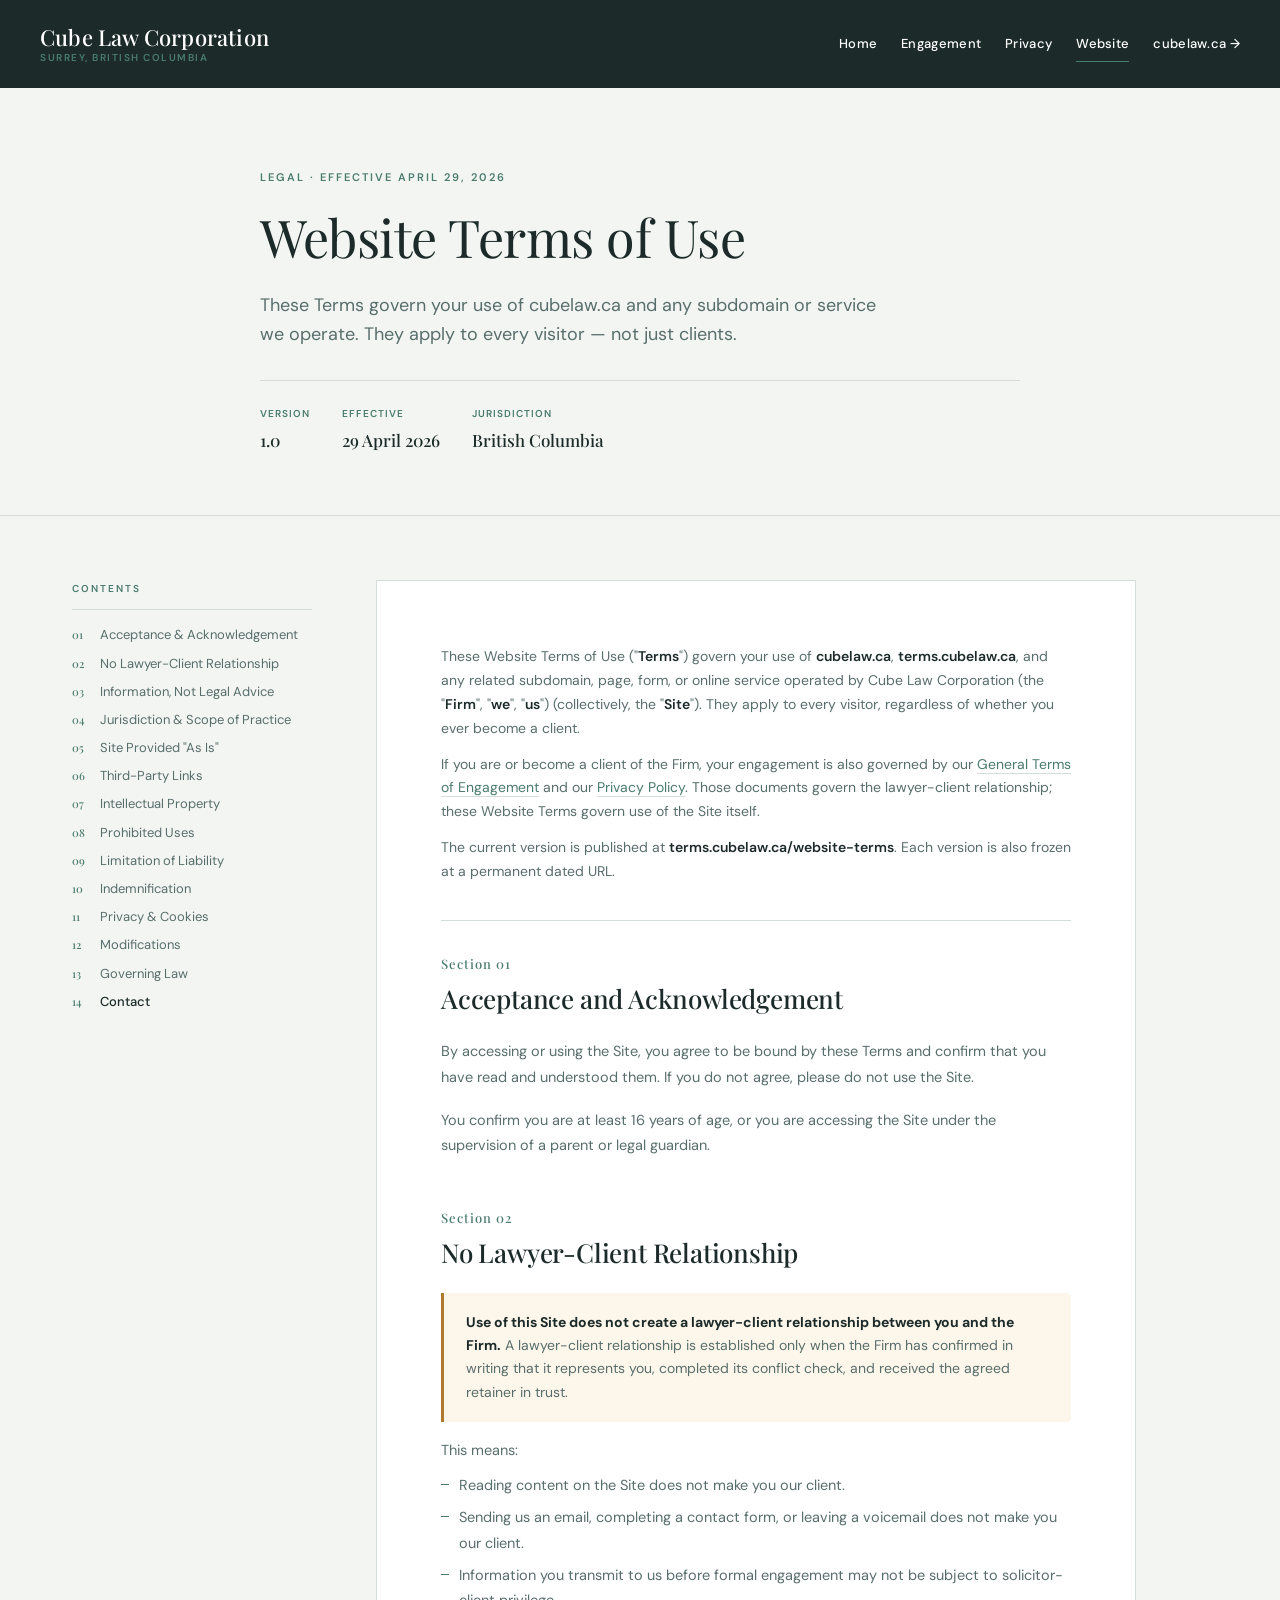
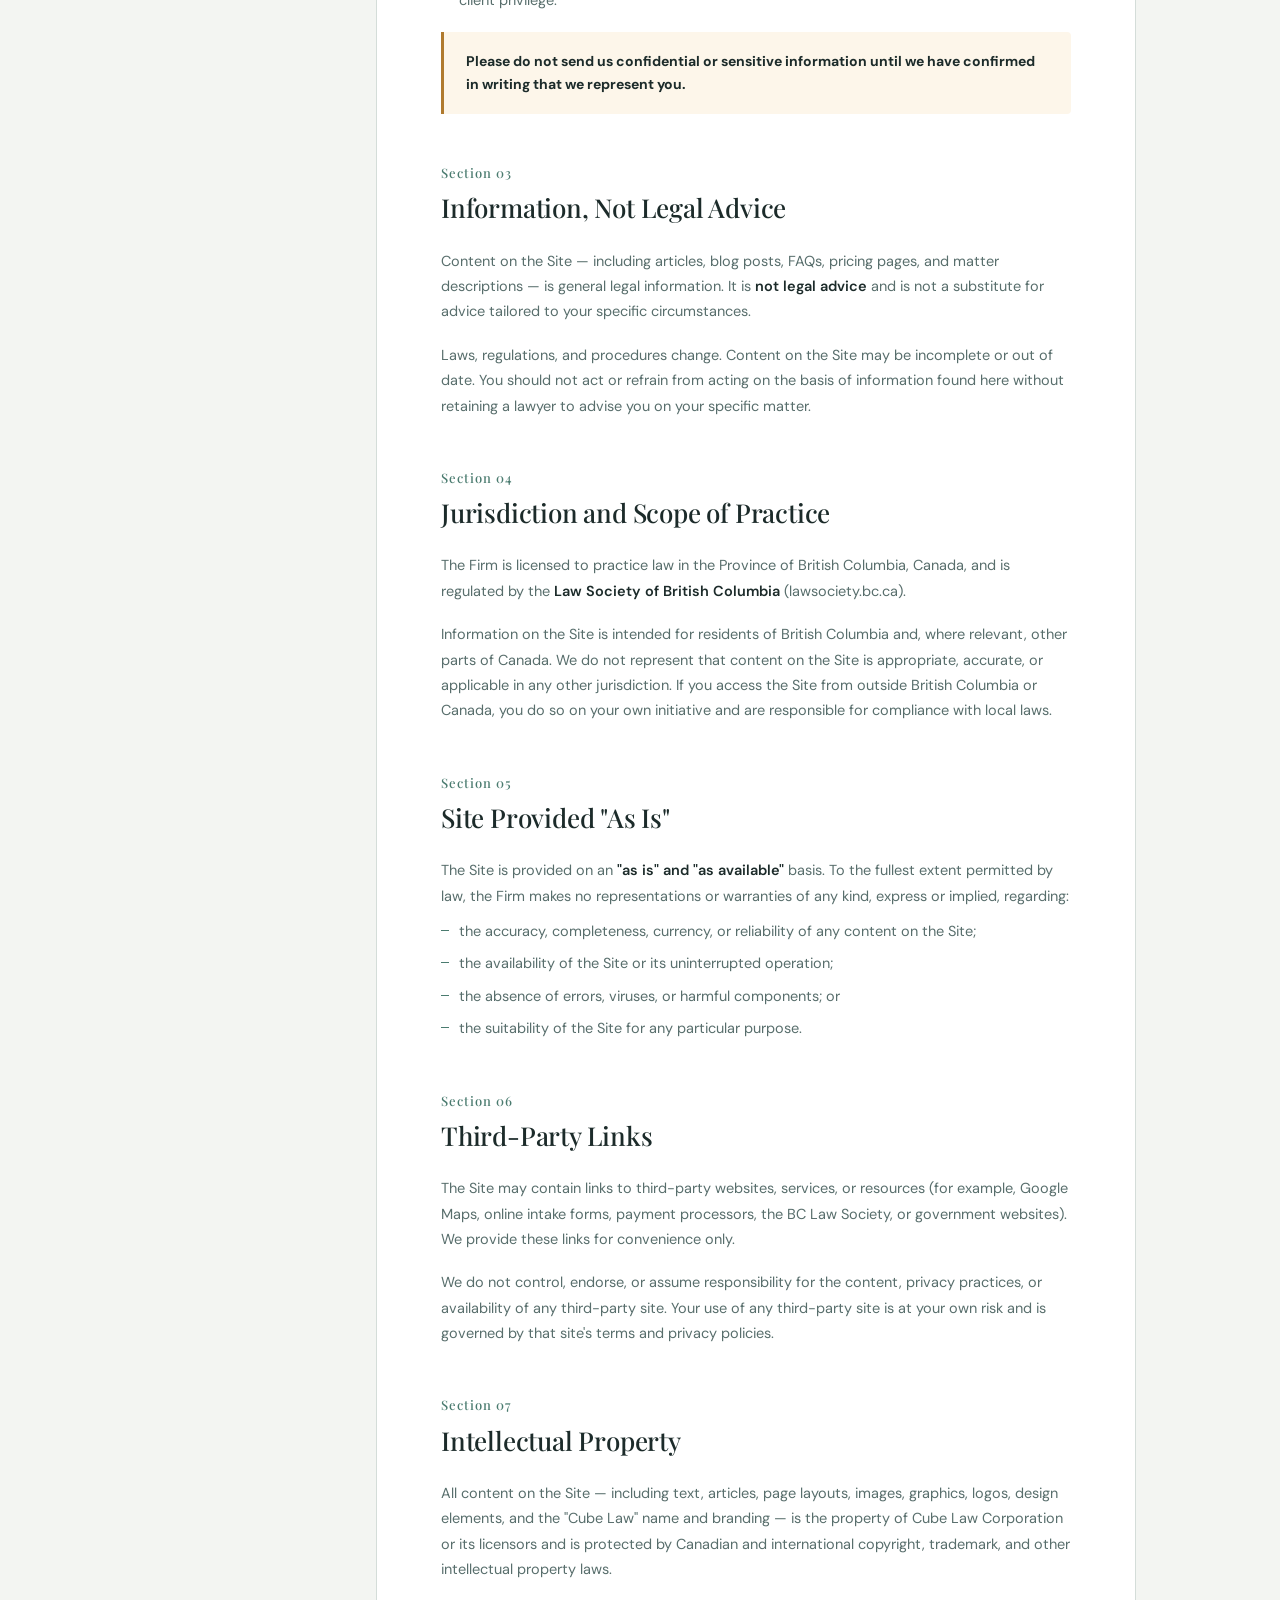
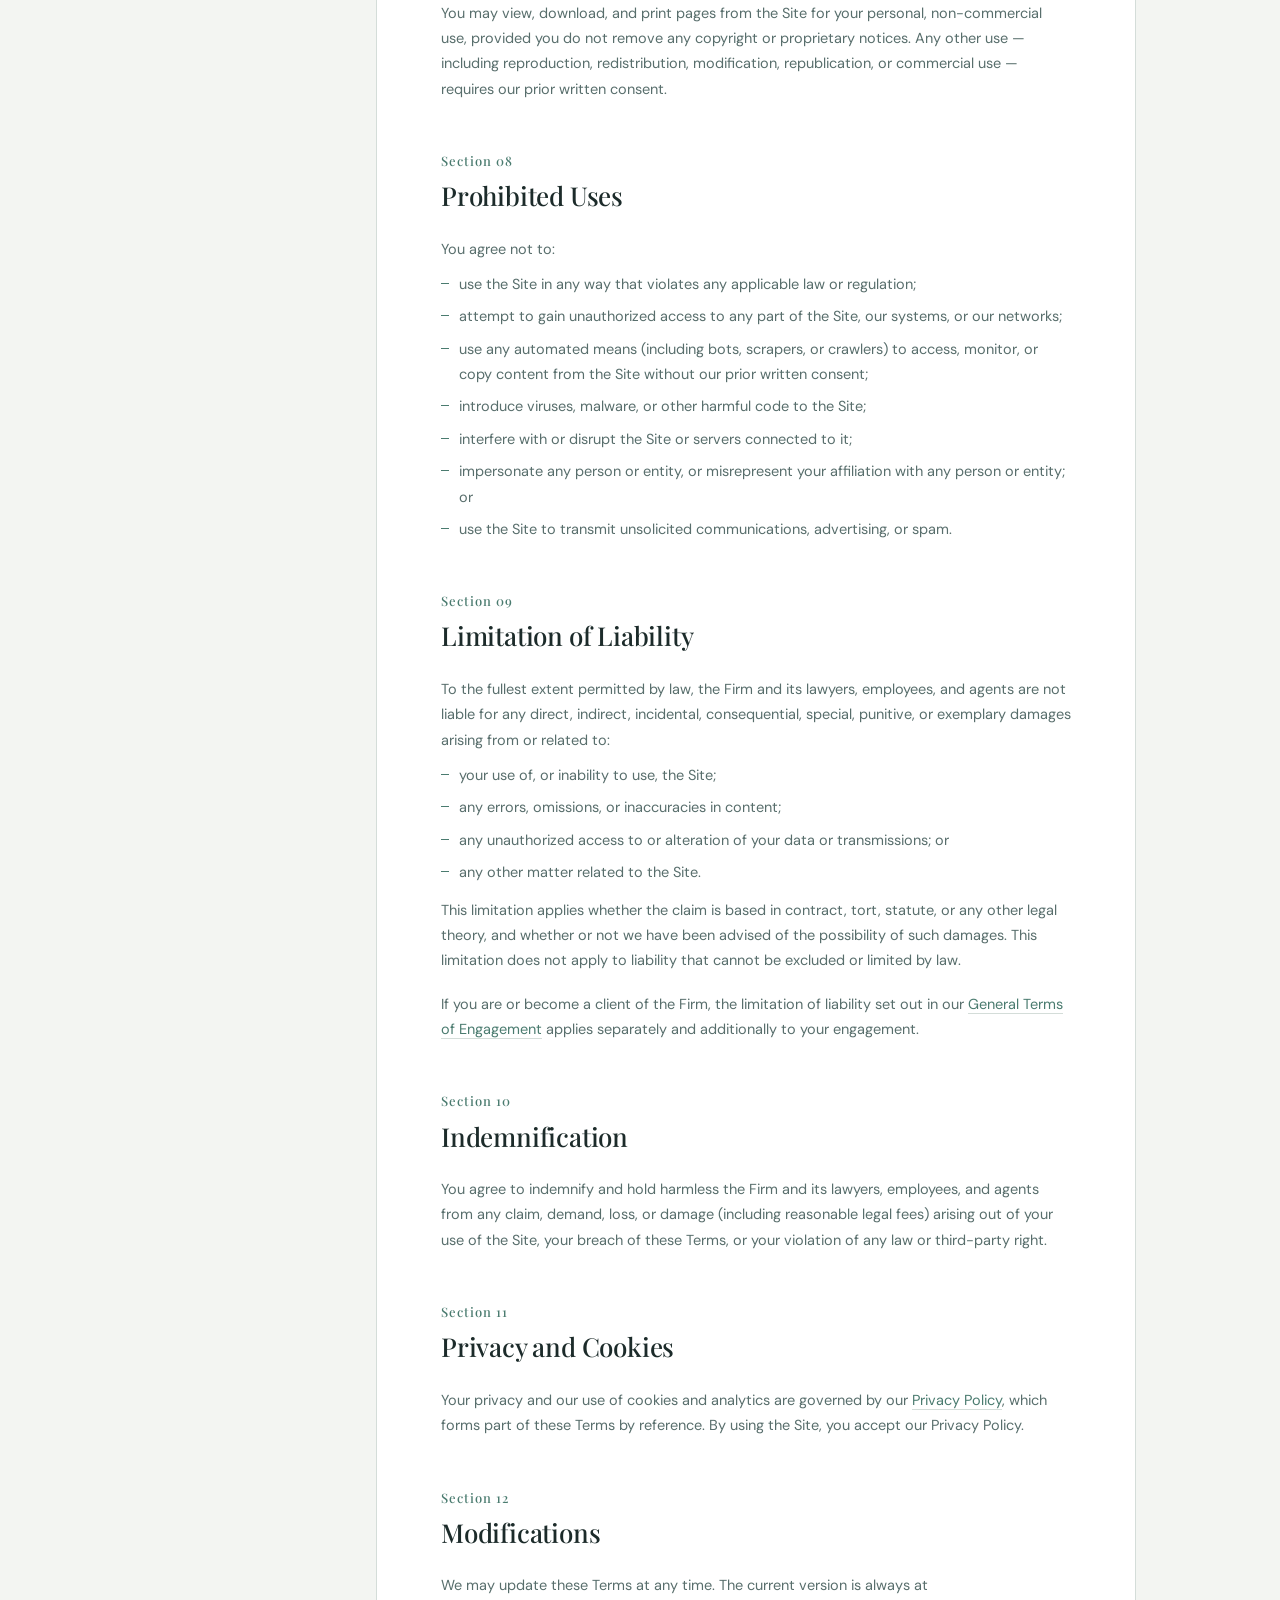
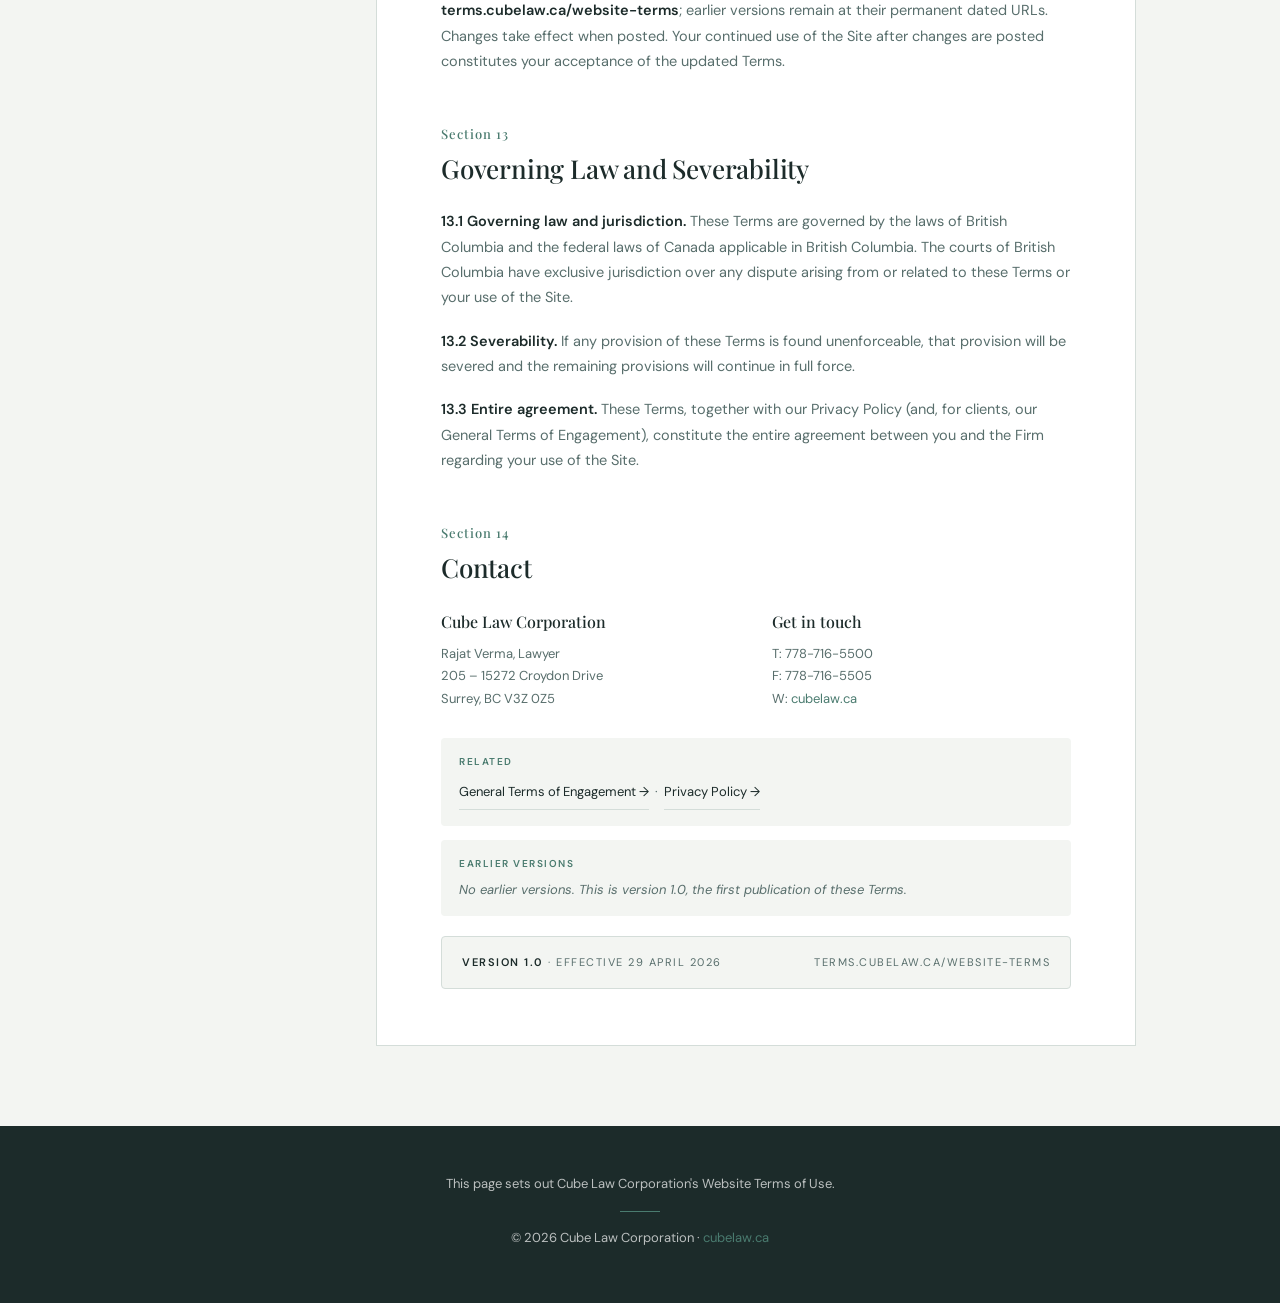
<file: website-terms/index.html>
<!DOCTYPE html>
<html lang="en">
<head>
<meta charset="UTF-8">
<meta name="robots" content="noindex, nofollow">
<meta name="viewport" content="width=device-width, initial-scale=1.0">
<meta name="description" content="Cube Law Corporation — Website Terms of Use. Effective April 29, 2026.">
<title>Website Terms of Use · Cube Law Corporation</title>
<link rel="preconnect" href="https://fonts.googleapis.com">
<link rel="preconnect" href="https://fonts.gstatic.com" crossorigin>
<link href="https://fonts.googleapis.com/css2?family=DM+Sans:wght@400;500;600;700&family=Playfair+Display:wght@400;500;600&display=swap" rel="stylesheet">
<link rel="stylesheet" href="/styles.css">
</head>
<body>

<header class="masthead">
  <div class="masthead-inner">
    <div class="masthead-brand">
      Cube Law Corporation
      <span>Surrey, British Columbia</span>
    </div>
    <nav class="masthead-nav">
      <a href="/" class="masthead-link">Home</a>
      <a href="/engagement-terms" class="masthead-link">Engagement</a>
      <a href="/privacy" class="masthead-link">Privacy</a>
      <a href="/website-terms" class="masthead-link active">Website</a>
      <a href="https://cubelaw.ca" class="masthead-link">cubelaw.ca →</a>
    </nav>
  </div>
</header>

<section class="hero">
  <div class="hero-inner">
    <div class="hero-eyebrow">Legal · Effective April 29, 2026</div>
    <h1>Website Terms of Use</h1>
    <p class="hero-lead">These Terms govern your use of cubelaw.ca and any subdomain or service we operate. They apply to every visitor — not just clients.</p>
    <div class="hero-meta">
      <div class="hero-meta-item"><div class="hero-meta-label">Version</div><div class="hero-meta-value">1.0</div></div>
      <div class="hero-meta-item"><div class="hero-meta-label">Effective</div><div class="hero-meta-value">29 April 2026</div></div>
      <div class="hero-meta-item"><div class="hero-meta-label">Jurisdiction</div><div class="hero-meta-value">British Columbia</div></div>
    </div>
  </div>
</section>

<details class="toc-mobile">
  <summary>Jump to section</summary>
  <ol>
    <li><a href="#s1">Acceptance &amp; Acknowledgement</a></li>
    <li><a href="#s2">No Lawyer-Client Relationship</a></li>
    <li><a href="#s3">Information, Not Legal Advice</a></li>
    <li><a href="#s4">Jurisdiction &amp; Scope of Practice</a></li>
    <li><a href="#s5">Site Provided "As Is"</a></li>
    <li><a href="#s6">Third-Party Links</a></li>
    <li><a href="#s7">Intellectual Property</a></li>
    <li><a href="#s8">Prohibited Uses</a></li>
    <li><a href="#s9">Limitation of Liability</a></li>
    <li><a href="#s10">Indemnification</a></li>
    <li><a href="#s11">Privacy &amp; Cookies</a></li>
    <li><a href="#s12">Modifications</a></li>
    <li><a href="#s13">Governing Law</a></li>
    <li><a href="#s14">Contact</a></li>
  </ol>
</details>

<div class="layout">

  <aside class="toc-desktop">
    <div class="toc-label">Contents</div>
    <ol>
      <li><a href="#s1">Acceptance &amp; Acknowledgement</a></li>
      <li><a href="#s2">No Lawyer-Client Relationship</a></li>
      <li><a href="#s3">Information, Not Legal Advice</a></li>
      <li><a href="#s4">Jurisdiction &amp; Scope of Practice</a></li>
      <li><a href="#s5">Site Provided "As Is"</a></li>
      <li><a href="#s6">Third-Party Links</a></li>
      <li><a href="#s7">Intellectual Property</a></li>
      <li><a href="#s8">Prohibited Uses</a></li>
      <li><a href="#s9">Limitation of Liability</a></li>
      <li><a href="#s10">Indemnification</a></li>
      <li><a href="#s11">Privacy &amp; Cookies</a></li>
      <li><a href="#s12">Modifications</a></li>
      <li><a href="#s13">Governing Law</a></li>
      <li><a href="#s14">Contact</a></li>
    </ol>
  </aside>

  <main class="doc">

    <div class="doc-preface">
      <p>These Website Terms of Use ("<strong>Terms</strong>") govern your use of <strong>cubelaw.ca</strong>, <strong>terms.cubelaw.ca</strong>, and any related subdomain, page, form, or online service operated by Cube Law Corporation (the "<strong>Firm</strong>", "<strong>we</strong>", "<strong>us</strong>") (collectively, the "<strong>Site</strong>"). They apply to every visitor, regardless of whether you ever become a client.</p>
      <p>If you are or become a client of the Firm, your engagement is also governed by our <a href="/engagement-terms">General Terms of Engagement</a> and our <a href="/privacy">Privacy Policy</a>. Those documents govern the lawyer-client relationship; these Website Terms govern use of the Site itself.</p>
      <p>The current version is published at <strong>terms.cubelaw.ca/website-terms</strong>. Each version is also frozen at a permanent dated URL.</p>
    </div>

    <section id="s1">
      <div class="section-num">Section 01</div>
      <h2>Acceptance and Acknowledgement</h2>
      <div class="clause">By accessing or using the Site, you agree to be bound by these Terms and confirm that you have read and understood them. If you do not agree, please do not use the Site.</div>
      <div class="clause">You confirm you are at least 16 years of age, or you are accessing the Site under the supervision of a parent or legal guardian.</div>
    </section>

    <section id="s2">
      <div class="section-num">Section 02</div>
      <h2>No Lawyer-Client Relationship</h2>
      <div class="callout callout-amber"><strong>Use of this Site does not create a lawyer-client relationship between you and the Firm.</strong> A lawyer-client relationship is established only when the Firm has confirmed in writing that it represents you, completed its conflict check, and received the agreed retainer in trust.</div>
      <div class="clause">This means:
        <ul>
          <li>Reading content on the Site does not make you our client.</li>
          <li>Sending us an email, completing a contact form, or leaving a voicemail does not make you our client.</li>
          <li>Information you transmit to us before formal engagement may not be subject to solicitor-client privilege.</li>
        </ul>
      </div>
      <div class="callout callout-amber"><strong>Please do not send us confidential or sensitive information until we have confirmed in writing that we represent you.</strong></div>
    </section>

    <section id="s3">
      <div class="section-num">Section 03</div>
      <h2>Information, Not Legal Advice</h2>
      <div class="clause">Content on the Site — including articles, blog posts, FAQs, pricing pages, and matter descriptions — is general legal information. It is <strong>not legal advice</strong> and is not a substitute for advice tailored to your specific circumstances.</div>
      <div class="clause">Laws, regulations, and procedures change. Content on the Site may be incomplete or out of date. You should not act or refrain from acting on the basis of information found here without retaining a lawyer to advise you on your specific matter.</div>
    </section>

    <section id="s4">
      <div class="section-num">Section 04</div>
      <h2>Jurisdiction and Scope of Practice</h2>
      <div class="clause">The Firm is licensed to practice law in the Province of British Columbia, Canada, and is regulated by the <strong>Law Society of British Columbia</strong> (lawsociety.bc.ca).</div>
      <div class="clause">Information on the Site is intended for residents of British Columbia and, where relevant, other parts of Canada. We do not represent that content on the Site is appropriate, accurate, or applicable in any other jurisdiction. If you access the Site from outside British Columbia or Canada, you do so on your own initiative and are responsible for compliance with local laws.</div>
    </section>

    <section id="s5">
      <div class="section-num">Section 05</div>
      <h2>Site Provided "As Is"</h2>
      <div class="clause">The Site is provided on an <strong>"as is" and "as available"</strong> basis. To the fullest extent permitted by law, the Firm makes no representations or warranties of any kind, express or implied, regarding:
        <ul>
          <li>the accuracy, completeness, currency, or reliability of any content on the Site;</li>
          <li>the availability of the Site or its uninterrupted operation;</li>
          <li>the absence of errors, viruses, or harmful components; or</li>
          <li>the suitability of the Site for any particular purpose.</li>
        </ul>
      </div>
    </section>

    <section id="s6">
      <div class="section-num">Section 06</div>
      <h2>Third-Party Links</h2>
      <div class="clause">The Site may contain links to third-party websites, services, or resources (for example, Google Maps, online intake forms, payment processors, the BC Law Society, or government websites). We provide these links for convenience only.</div>
      <div class="clause">We do not control, endorse, or assume responsibility for the content, privacy practices, or availability of any third-party site. Your use of any third-party site is at your own risk and is governed by that site's terms and privacy policies.</div>
    </section>

    <section id="s7">
      <div class="section-num">Section 07</div>
      <h2>Intellectual Property</h2>
      <div class="clause">All content on the Site — including text, articles, page layouts, images, graphics, logos, design elements, and the "Cube Law" name and branding — is the property of Cube Law Corporation or its licensors and is protected by Canadian and international copyright, trademark, and other intellectual property laws.</div>
      <div class="clause">You may view, download, and print pages from the Site for your personal, non-commercial use, provided you do not remove any copyright or proprietary notices. Any other use — including reproduction, redistribution, modification, republication, or commercial use — requires our prior written consent.</div>
    </section>

    <section id="s8">
      <div class="section-num">Section 08</div>
      <h2>Prohibited Uses</h2>
      <div class="clause">You agree not to:
        <ul>
          <li>use the Site in any way that violates any applicable law or regulation;</li>
          <li>attempt to gain unauthorized access to any part of the Site, our systems, or our networks;</li>
          <li>use any automated means (including bots, scrapers, or crawlers) to access, monitor, or copy content from the Site without our prior written consent;</li>
          <li>introduce viruses, malware, or other harmful code to the Site;</li>
          <li>interfere with or disrupt the Site or servers connected to it;</li>
          <li>impersonate any person or entity, or misrepresent your affiliation with any person or entity; or</li>
          <li>use the Site to transmit unsolicited communications, advertising, or spam.</li>
        </ul>
      </div>
    </section>

    <section id="s9">
      <div class="section-num">Section 09</div>
      <h2>Limitation of Liability</h2>
      <div class="clause">To the fullest extent permitted by law, the Firm and its lawyers, employees, and agents are not liable for any direct, indirect, incidental, consequential, special, punitive, or exemplary damages arising from or related to:
        <ul>
          <li>your use of, or inability to use, the Site;</li>
          <li>any errors, omissions, or inaccuracies in content;</li>
          <li>any unauthorized access to or alteration of your data or transmissions; or</li>
          <li>any other matter related to the Site.</li>
        </ul>
        This limitation applies whether the claim is based in contract, tort, statute, or any other legal theory, and whether or not we have been advised of the possibility of such damages. This limitation does not apply to liability that cannot be excluded or limited by law.
      </div>
      <div class="clause">If you are or become a client of the Firm, the limitation of liability set out in our <a href="/engagement-terms">General Terms of Engagement</a> applies separately and additionally to your engagement.</div>
    </section>

    <section id="s10">
      <div class="section-num">Section 10</div>
      <h2>Indemnification</h2>
      <div class="clause">You agree to indemnify and hold harmless the Firm and its lawyers, employees, and agents from any claim, demand, loss, or damage (including reasonable legal fees) arising out of your use of the Site, your breach of these Terms, or your violation of any law or third-party right.</div>
    </section>

    <section id="s11">
      <div class="section-num">Section 11</div>
      <h2>Privacy and Cookies</h2>
      <div class="clause">Your privacy and our use of cookies and analytics are governed by our <a href="/privacy">Privacy Policy</a>, which forms part of these Terms by reference. By using the Site, you accept our Privacy Policy.</div>
    </section>

    <section id="s12">
      <div class="section-num">Section 12</div>
      <h2>Modifications</h2>
      <div class="clause">We may update these Terms at any time. The current version is always at <strong>terms.cubelaw.ca/website-terms</strong>; earlier versions remain at their permanent dated URLs. Changes take effect when posted. Your continued use of the Site after changes are posted constitutes your acceptance of the updated Terms.</div>
    </section>

    <section id="s13">
      <div class="section-num">Section 13</div>
      <h2>Governing Law and Severability</h2>
      <div class="clause"><strong>13.1 Governing law and jurisdiction.</strong> These Terms are governed by the laws of British Columbia and the federal laws of Canada applicable in British Columbia. The courts of British Columbia have exclusive jurisdiction over any dispute arising from or related to these Terms or your use of the Site.</div>
      <div class="clause"><strong>13.2 Severability.</strong> If any provision of these Terms is found unenforceable, that provision will be severed and the remaining provisions will continue in full force.</div>
      <div class="clause"><strong>13.3 Entire agreement.</strong> These Terms, together with our Privacy Policy (and, for clients, our General Terms of Engagement), constitute the entire agreement between you and the Firm regarding your use of the Site.</div>
    </section>

    <section id="s14">
      <div class="section-num">Section 14</div>
      <h2>Contact</h2>
      <div class="doc-footer-grid">
        <div class="doc-footer-col">
          <h3>Cube Law Corporation</h3>
          <p>Rajat Verma, Lawyer<br>205 – 15272 Croydon Drive<br>Surrey, BC V3Z 0Z5</p>
        </div>
        <div class="doc-footer-col">
          <h3>Get in touch</h3>
          <p>T: 778-716-5500<br>F: 778-716-5505<br>W: <a href="https://cubelaw.ca">cubelaw.ca</a></p>
        </div>
      </div>
    </section>

    <div class="related">
      <div class="related-label">Related</div>
      <a href="/engagement-terms">General Terms of Engagement →</a> &nbsp;·&nbsp; <a href="/privacy">Privacy Policy →</a>
    </div>

    <div class="related" style="margin-top: 14px;">
      <div class="related-label">Earlier Versions</div>
      <em style="font-size: 13px; color: var(--body);">No earlier versions. This is version 1.0, the first publication of these Terms.</em>
    </div>

    <div class="version-stamp">
      <span><strong>Version 1.0</strong> · Effective 29 April 2026</span>
      <span>terms.cubelaw.ca/website-terms</span>
    </div>

  </main>
</div>

<footer class="site-footer">
  <div class="site-footer-inner">
    <p>This page sets out Cube Law Corporation's Website Terms of Use.</p>
    <div class="site-footer-rule"></div>
    <p>© 2026 Cube Law Corporation · <a href="https://cubelaw.ca">cubelaw.ca</a></p>
  </div>
</footer>

<script>
const sections = document.querySelectorAll('section[id]');
const tocLinks = document.querySelectorAll('.toc-desktop a');
if (sections.length && tocLinks.length) {
  const observer = new IntersectionObserver((entries) => {
    entries.forEach(entry => {
      if (entry.isIntersecting) {
        const id = entry.target.id;
        tocLinks.forEach(link => {
          link.classList.toggle('active', link.getAttribute('href') === '#' + id);
        });
      }
    });
  }, { rootMargin: '-20% 0px -70% 0px' });
  sections.forEach(s => observer.observe(s));
}
document.querySelectorAll('.toc-mobile a').forEach(link => {
  link.addEventListener('click', () => {
    const details = document.querySelector('.toc-mobile');
    if (details) details.open = false;
  });
});
</script>

</body>
</html>
</file>
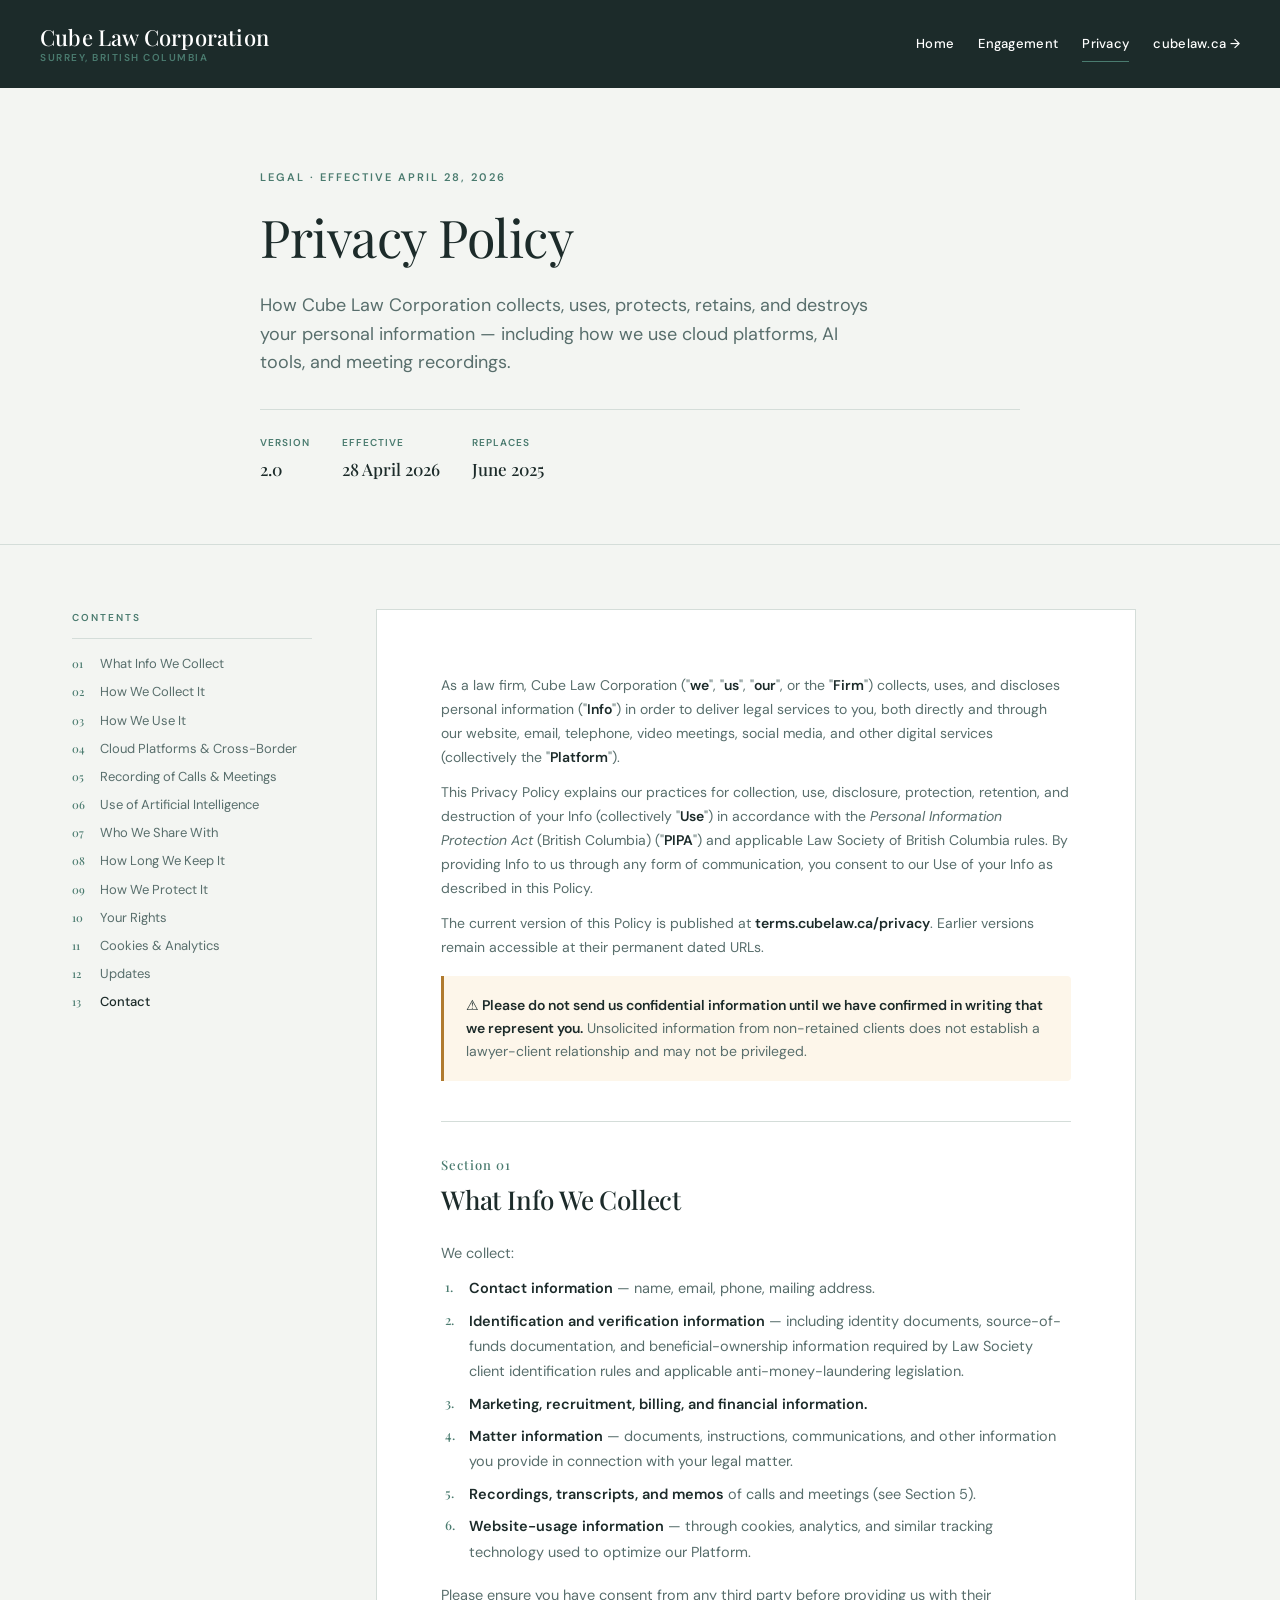
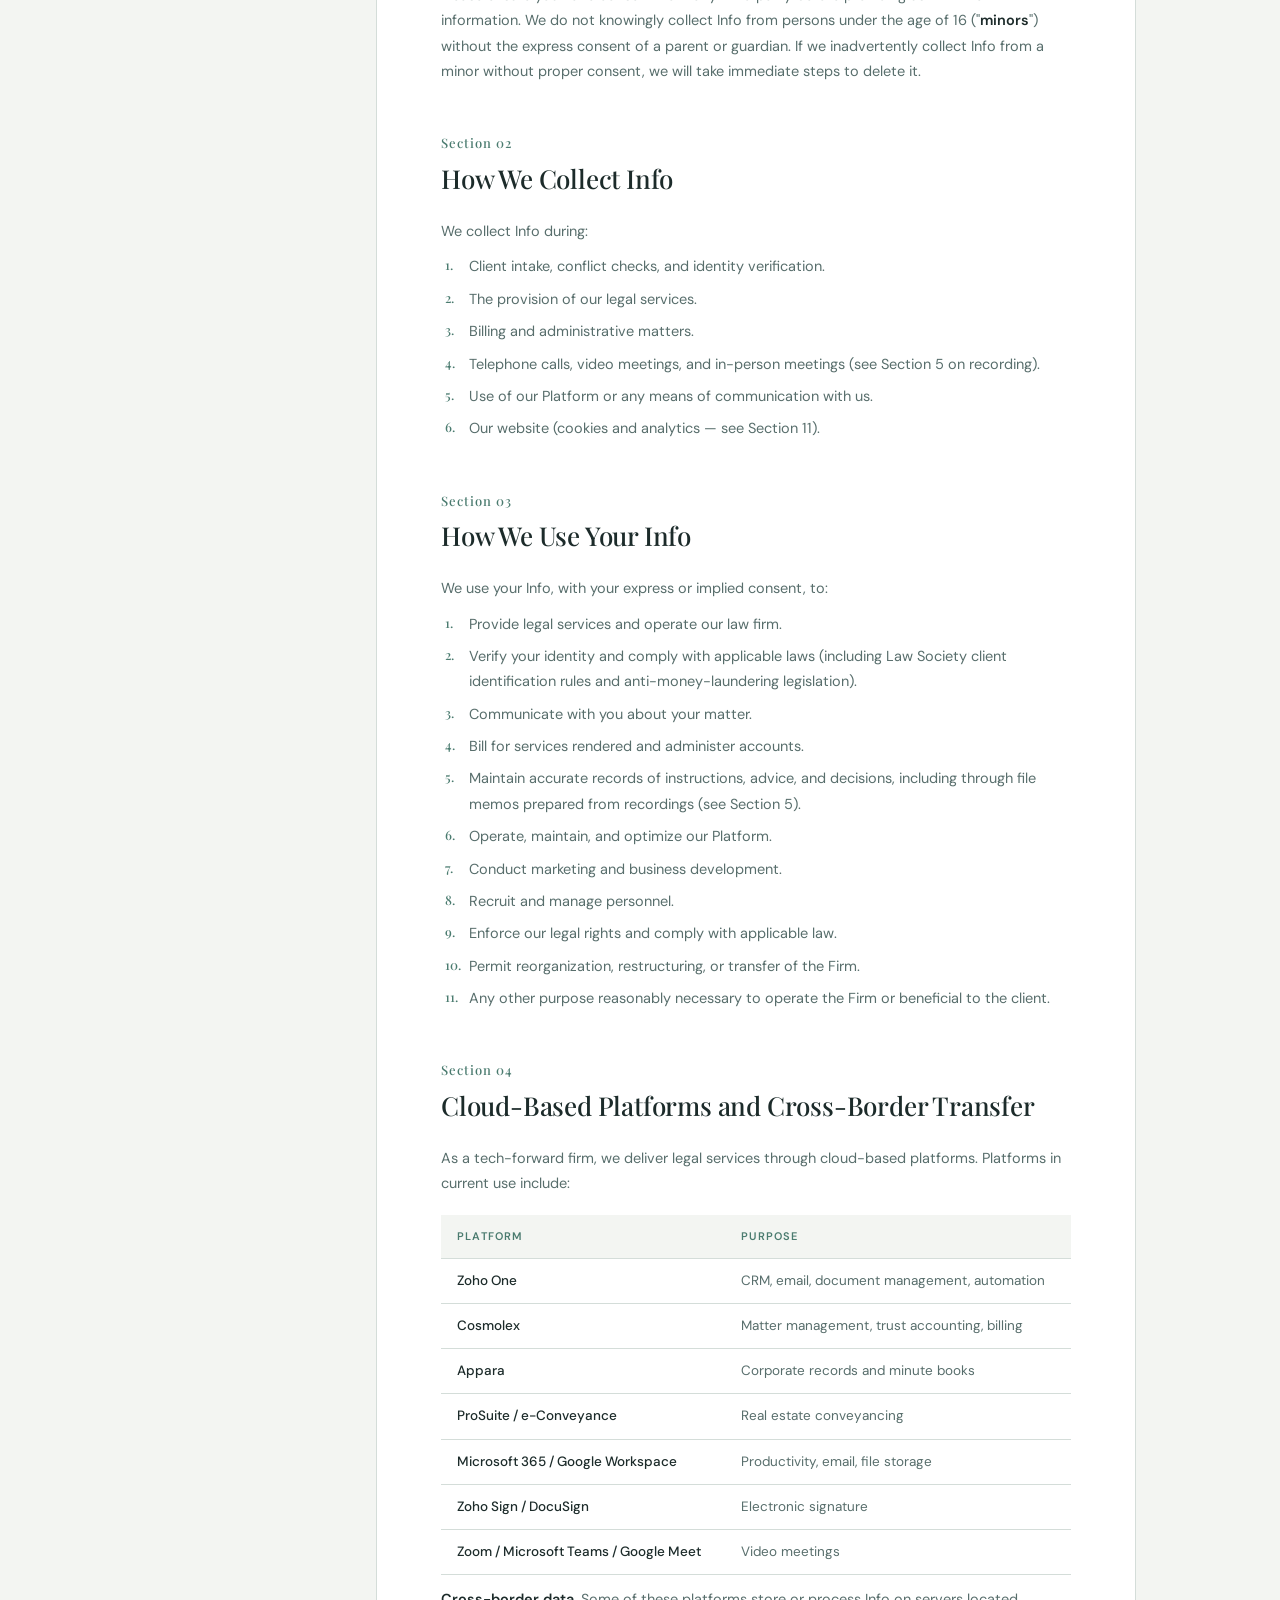
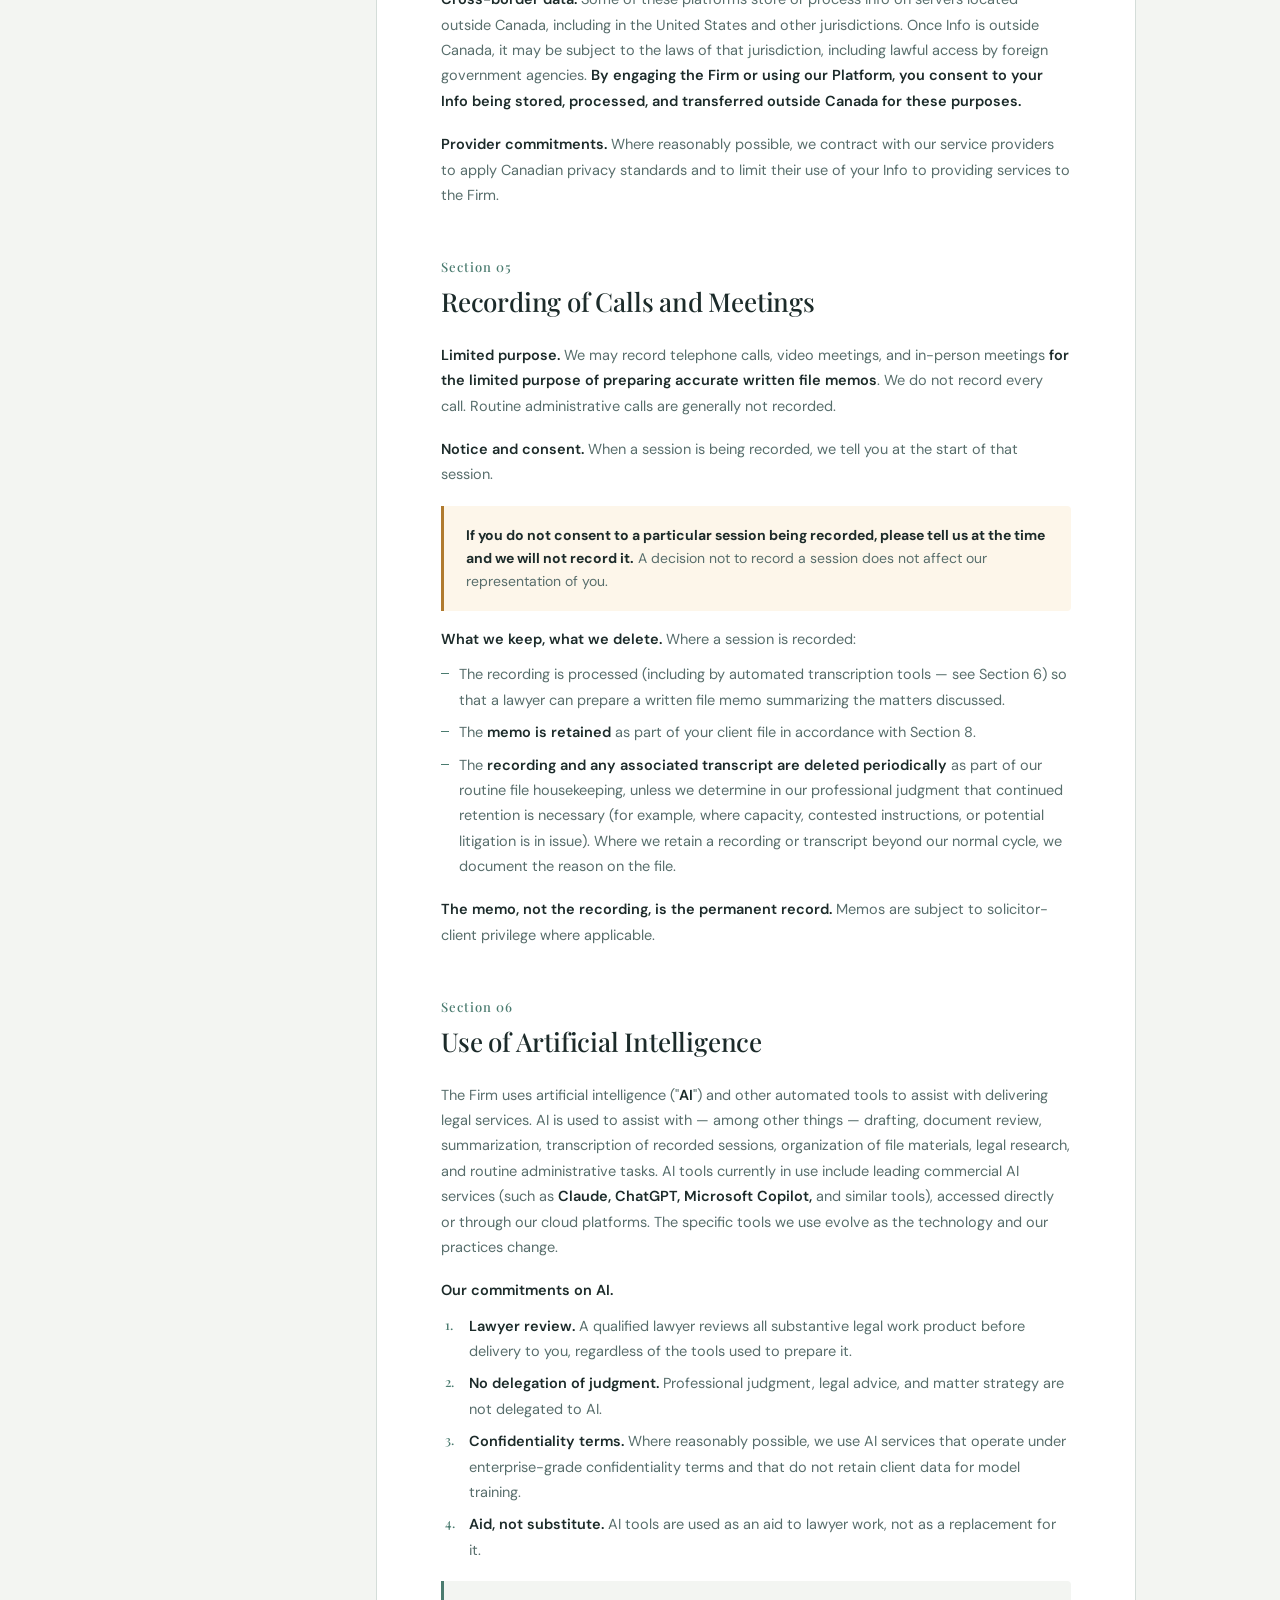
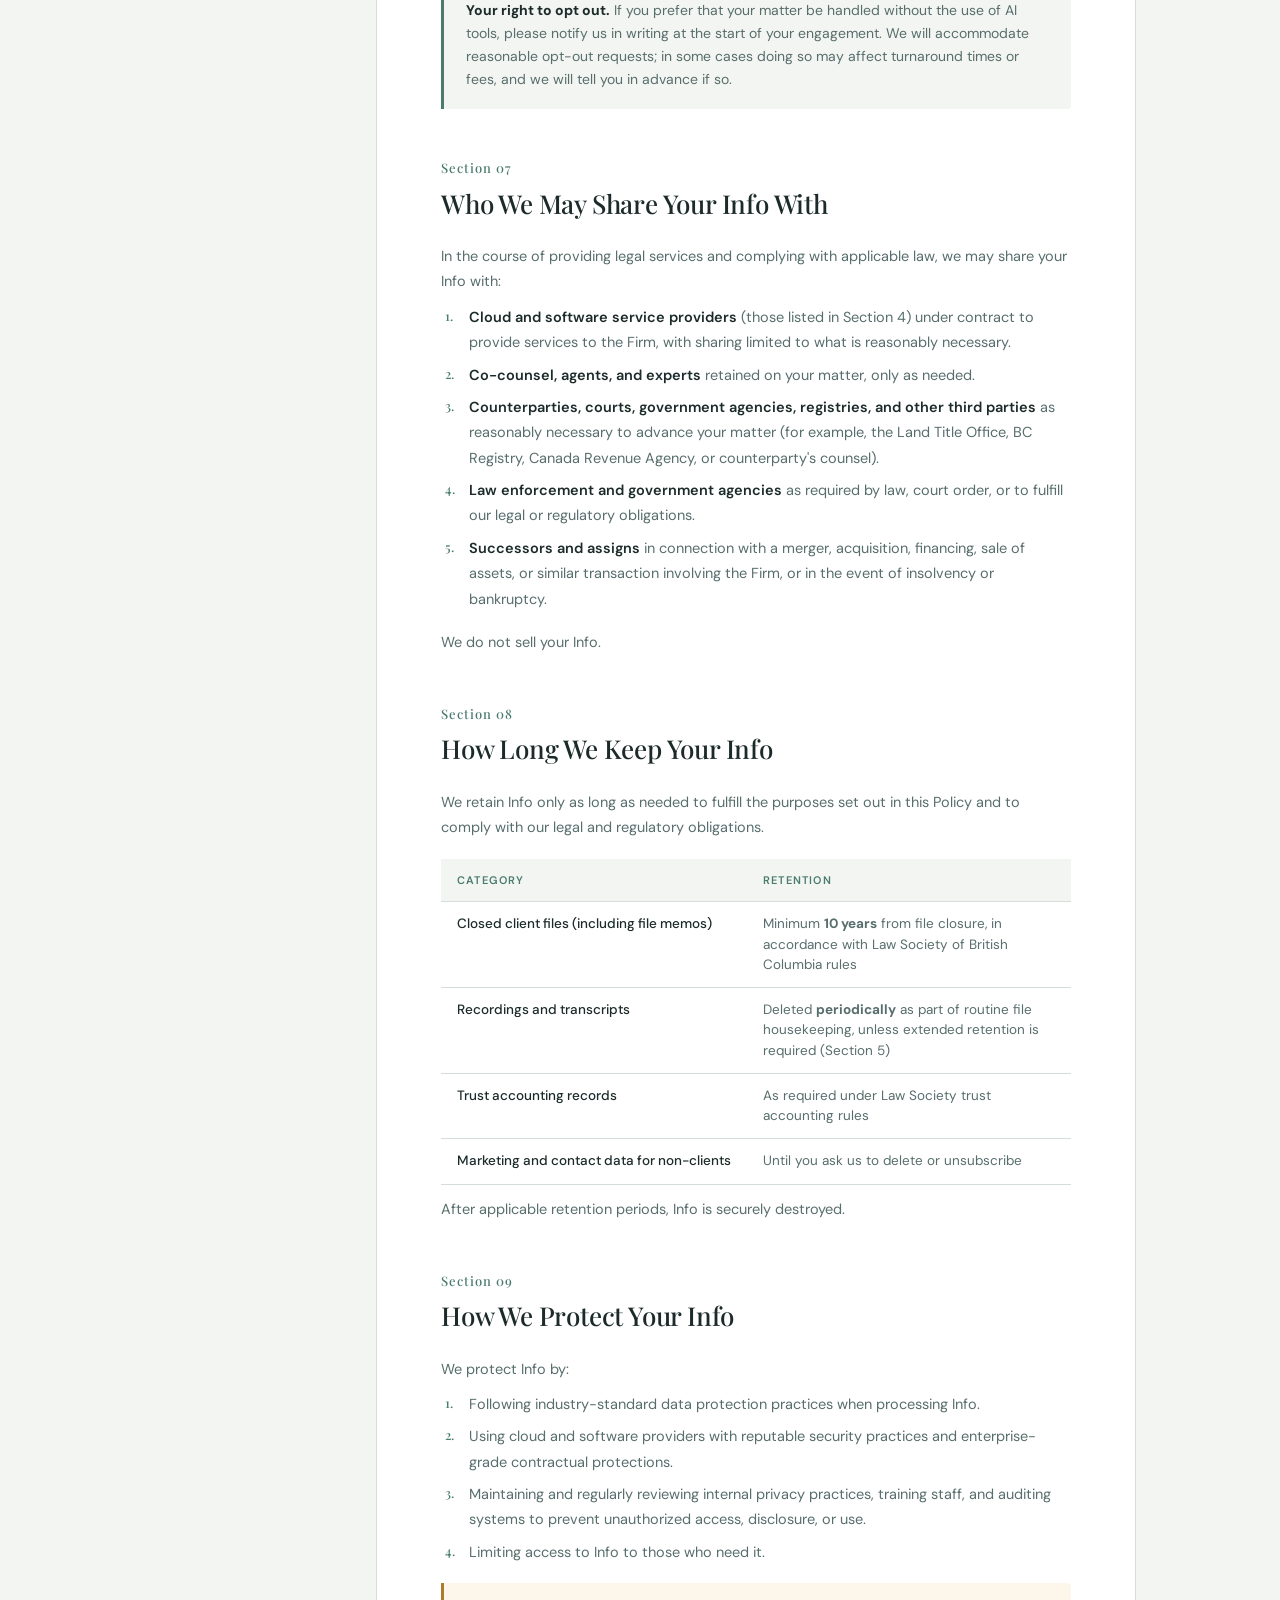
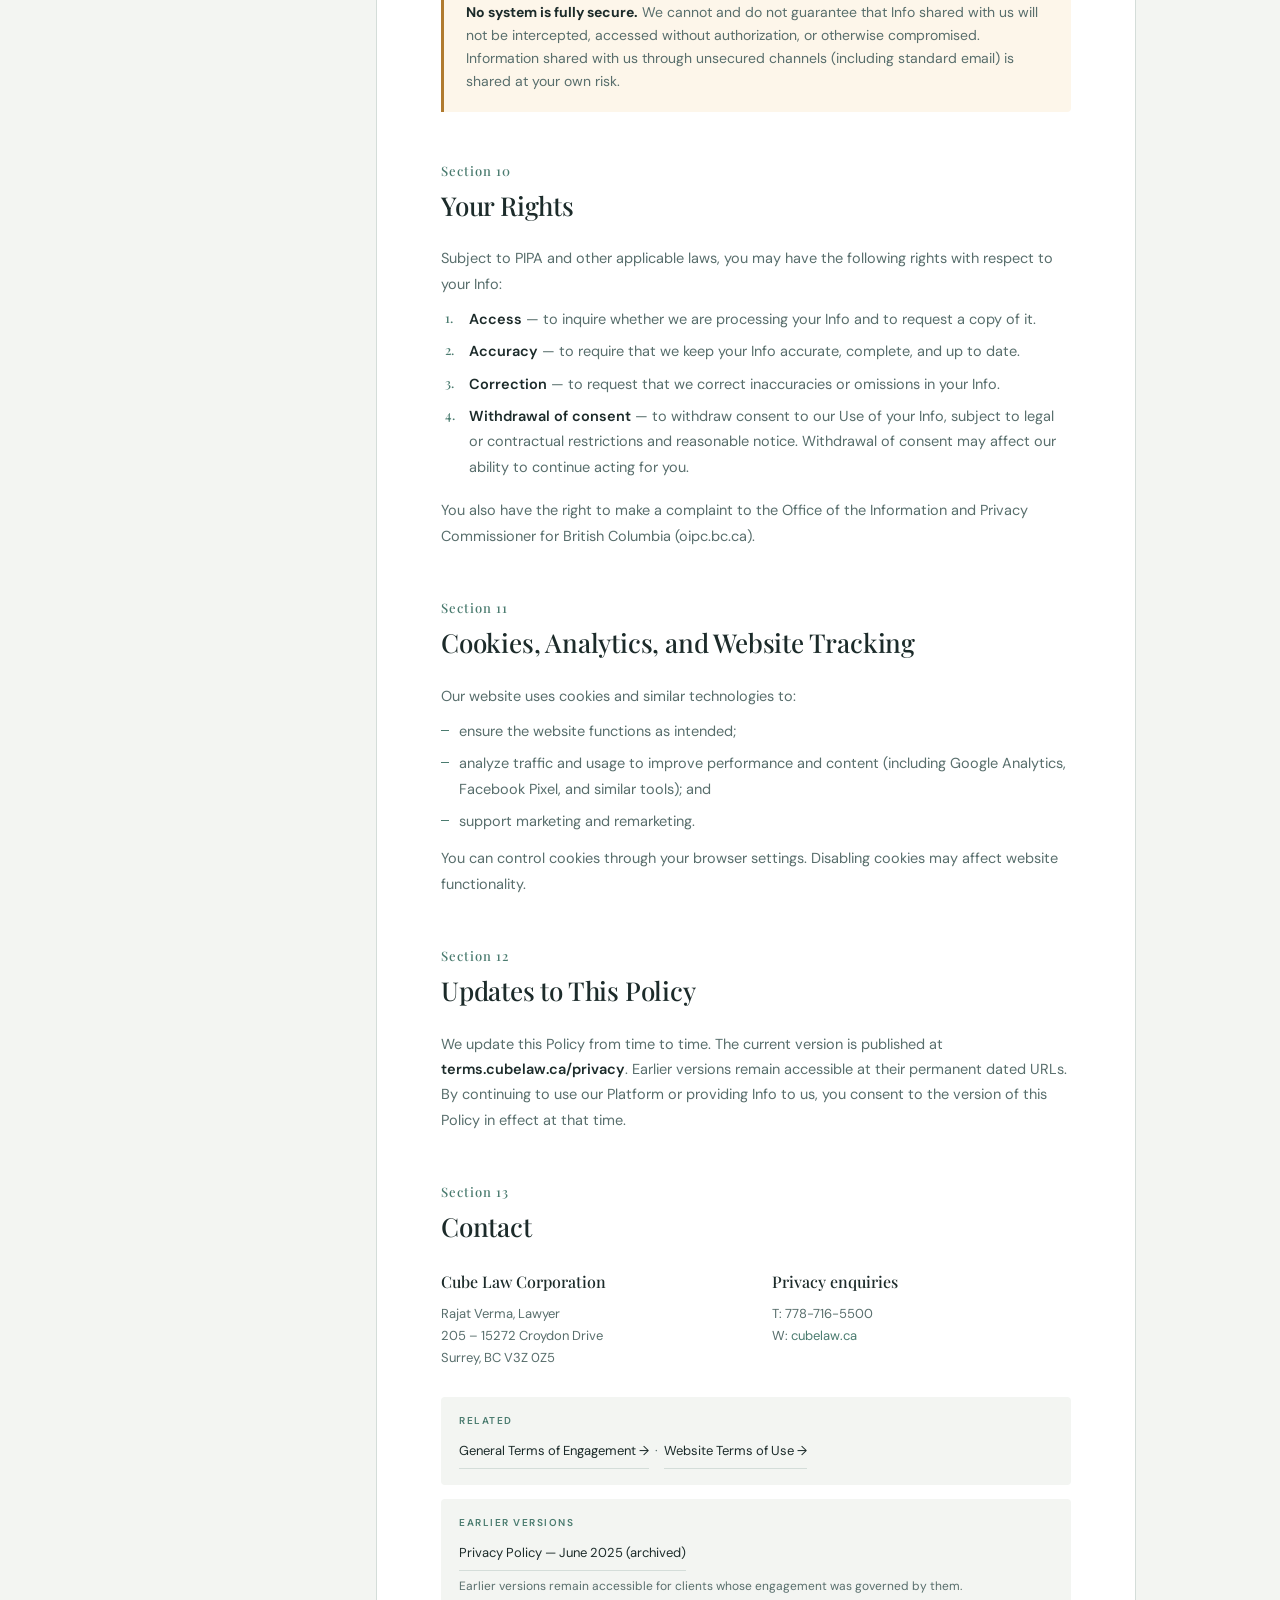
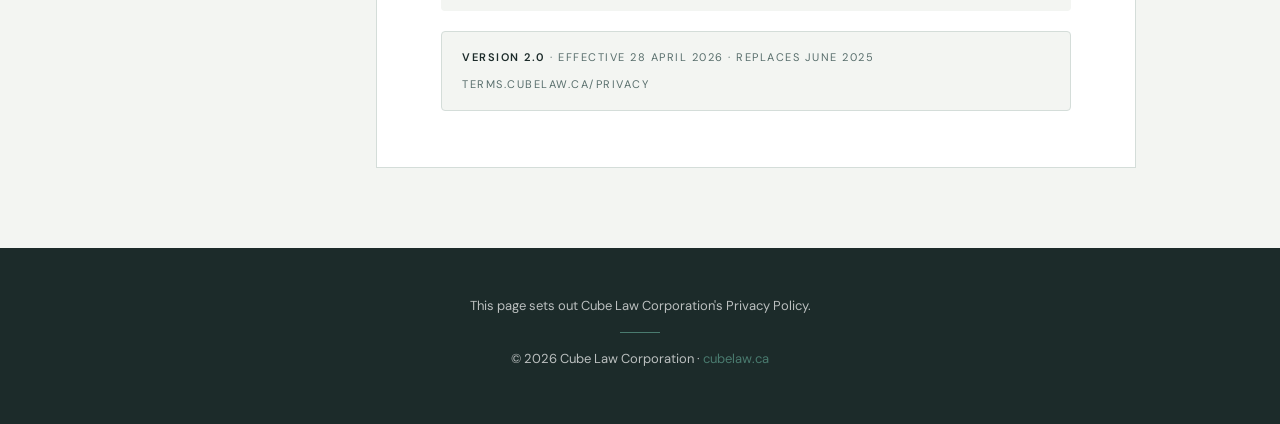
<file: privacy-2026-04-28/_privacy.html>
<!DOCTYPE html>
<html lang="en">
<head>
<meta charset="UTF-8">
<meta name="robots" content="noindex, nofollow">
<meta name="viewport" content="width=device-width, initial-scale=1.0">
<meta name="description" content="Cube Law Corporation — Privacy Policy. Effective April 28, 2026.">
<title>Privacy Policy · Cube Law Corporation</title>
<link rel="preconnect" href="https://fonts.googleapis.com">
<link rel="preconnect" href="https://fonts.gstatic.com" crossorigin>
<link href="https://fonts.googleapis.com/css2?family=DM+Sans:wght@400;500;600;700&family=Playfair+Display:wght@400;500;600&display=swap" rel="stylesheet">
<link rel="stylesheet" href="/styles.css">
</head>
<body>

<header class="masthead">
  <div class="masthead-inner">
    <div class="masthead-brand">
      Cube Law Corporation
      <span>Surrey, British Columbia</span>
    </div>
    <nav class="masthead-nav">
      <a href="/" class="masthead-link">Home</a>
      <a href="/engagement-terms" class="masthead-link">Engagement</a>
      <a href="/privacy" class="masthead-link active">Privacy</a>
      <a href="https://cubelaw.ca" class="masthead-link">cubelaw.ca →</a>
    </nav>
  </div>
</header>

<section class="hero">
  <div class="hero-inner">
    <div class="hero-eyebrow">Legal · Effective April 28, 2026</div>
    <h1>Privacy Policy</h1>
    <p class="hero-lead">How Cube Law Corporation collects, uses, protects, retains, and destroys your personal information — including how we use cloud platforms, AI tools, and meeting recordings.</p>
    <div class="hero-meta">
      <div class="hero-meta-item"><div class="hero-meta-label">Version</div><div class="hero-meta-value">2.0</div></div>
      <div class="hero-meta-item"><div class="hero-meta-label">Effective</div><div class="hero-meta-value">28 April 2026</div></div>
      <div class="hero-meta-item"><div class="hero-meta-label">Replaces</div><div class="hero-meta-value">June 2025</div></div>
    </div>
  </div>
</section>

<details class="toc-mobile">
  <summary>Jump to section</summary>
  <ol>
    <li><a href="#s1">What Info We Collect</a></li>
    <li><a href="#s2">How We Collect It</a></li>
    <li><a href="#s3">How We Use It</a></li>
    <li><a href="#s4">Cloud Platforms &amp; Cross-Border</a></li>
    <li><a href="#s5">Recording of Calls &amp; Meetings</a></li>
    <li><a href="#s6">Use of Artificial Intelligence</a></li>
    <li><a href="#s7">Who We Share With</a></li>
    <li><a href="#s8">How Long We Keep It</a></li>
    <li><a href="#s9">How We Protect It</a></li>
    <li><a href="#s10">Your Rights</a></li>
    <li><a href="#s11">Cookies &amp; Analytics</a></li>
    <li><a href="#s12">Updates</a></li>
    <li><a href="#s13">Contact</a></li>
  </ol>
</details>

<div class="layout">

  <aside class="toc-desktop">
    <div class="toc-label">Contents</div>
    <ol>
      <li><a href="#s1">What Info We Collect</a></li>
      <li><a href="#s2">How We Collect It</a></li>
      <li><a href="#s3">How We Use It</a></li>
      <li><a href="#s4">Cloud Platforms &amp; Cross-Border</a></li>
      <li><a href="#s5">Recording of Calls &amp; Meetings</a></li>
      <li><a href="#s6">Use of Artificial Intelligence</a></li>
      <li><a href="#s7">Who We Share With</a></li>
      <li><a href="#s8">How Long We Keep It</a></li>
      <li><a href="#s9">How We Protect It</a></li>
      <li><a href="#s10">Your Rights</a></li>
      <li><a href="#s11">Cookies &amp; Analytics</a></li>
      <li><a href="#s12">Updates</a></li>
      <li><a href="#s13">Contact</a></li>
    </ol>
  </aside>

  <main class="doc">

    <div class="doc-preface">
      <p>As a law firm, Cube Law Corporation ("<strong>we</strong>", "<strong>us</strong>", "<strong>our</strong>", or the "<strong>Firm</strong>") collects, uses, and discloses personal information ("<strong>Info</strong>") in order to deliver legal services to you, both directly and through our website, email, telephone, video meetings, social media, and other digital services (collectively the "<strong>Platform</strong>").</p>
      <p>This Privacy Policy explains our practices for collection, use, disclosure, protection, retention, and destruction of your Info (collectively "<strong>Use</strong>") in accordance with the <em>Personal Information Protection Act</em> (British Columbia) ("<strong>PIPA</strong>") and applicable Law Society of British Columbia rules. By providing Info to us through any form of communication, you consent to our Use of your Info as described in this Policy.</p>
      <p>The current version of this Policy is published at <strong>terms.cubelaw.ca/privacy</strong>. Earlier versions remain accessible at their permanent dated URLs.</p>

      <div class="callout callout-amber" style="margin-top: 16px;">
        <strong>⚠️ Please do not send us confidential information until we have confirmed in writing that we represent you.</strong> Unsolicited information from non-retained clients does not establish a lawyer-client relationship and may not be privileged.
      </div>
    </div>

    <section id="s1">
      <div class="section-num">Section 01</div>
      <h2>What Info We Collect</h2>
      <div class="clause">We collect:
        <ol>
          <li><strong>Contact information</strong> — name, email, phone, mailing address.</li>
          <li><strong>Identification and verification information</strong> — including identity documents, source-of-funds documentation, and beneficial-ownership information required by Law Society client identification rules and applicable anti-money-laundering legislation.</li>
          <li><strong>Marketing, recruitment, billing, and financial information.</strong></li>
          <li><strong>Matter information</strong> — documents, instructions, communications, and other information you provide in connection with your legal matter.</li>
          <li><strong>Recordings, transcripts, and memos</strong> of calls and meetings (see Section 5).</li>
          <li><strong>Website-usage information</strong> — through cookies, analytics, and similar tracking technology used to optimize our Platform.</li>
        </ol>
      </div>
      <div class="clause">Please ensure you have consent from any third party before providing us with their information. We do not knowingly collect Info from persons under the age of 16 ("<strong>minors</strong>") without the express consent of a parent or guardian. If we inadvertently collect Info from a minor without proper consent, we will take immediate steps to delete it.</div>
    </section>

    <section id="s2">
      <div class="section-num">Section 02</div>
      <h2>How We Collect Info</h2>
      <div class="clause">We collect Info during:
        <ol>
          <li>Client intake, conflict checks, and identity verification.</li>
          <li>The provision of our legal services.</li>
          <li>Billing and administrative matters.</li>
          <li>Telephone calls, video meetings, and in-person meetings (see Section 5 on recording).</li>
          <li>Use of our Platform or any means of communication with us.</li>
          <li>Our website (cookies and analytics — see Section 11).</li>
        </ol>
      </div>
    </section>

    <section id="s3">
      <div class="section-num">Section 03</div>
      <h2>How We Use Your Info</h2>
      <div class="clause">We use your Info, with your express or implied consent, to:
        <ol>
          <li>Provide legal services and operate our law firm.</li>
          <li>Verify your identity and comply with applicable laws (including Law Society client identification rules and anti-money-laundering legislation).</li>
          <li>Communicate with you about your matter.</li>
          <li>Bill for services rendered and administer accounts.</li>
          <li>Maintain accurate records of instructions, advice, and decisions, including through file memos prepared from recordings (see Section 5).</li>
          <li>Operate, maintain, and optimize our Platform.</li>
          <li>Conduct marketing and business development.</li>
          <li>Recruit and manage personnel.</li>
          <li>Enforce our legal rights and comply with applicable law.</li>
          <li>Permit reorganization, restructuring, or transfer of the Firm.</li>
          <li>Any other purpose reasonably necessary to operate the Firm or beneficial to the client.</li>
        </ol>
      </div>
    </section>

    <section id="s4">
      <div class="section-num">Section 04</div>
      <h2>Cloud-Based Platforms and Cross-Border Transfer</h2>
      <div class="clause">As a tech-forward firm, we deliver legal services through cloud-based platforms. Platforms in current use include:</div>

      <table class="platforms">
        <thead><tr><th>Platform</th><th>Purpose</th></tr></thead>
        <tbody>
          <tr><td>Zoho One</td><td>CRM, email, document management, automation</td></tr>
          <tr><td>Cosmolex</td><td>Matter management, trust accounting, billing</td></tr>
          <tr><td>Appara</td><td>Corporate records and minute books</td></tr>
          <tr><td>ProSuite / e-Conveyance</td><td>Real estate conveyancing</td></tr>
          <tr><td>Microsoft 365 / Google Workspace</td><td>Productivity, email, file storage</td></tr>
          <tr><td>Zoho Sign / DocuSign</td><td>Electronic signature</td></tr>
          <tr><td>Zoom / Microsoft Teams / Google Meet</td><td>Video meetings</td></tr>
        </tbody>
      </table>

      <div class="clause"><strong>Cross-border data.</strong> Some of these platforms store or process Info on servers located outside Canada, including in the United States and other jurisdictions. Once Info is outside Canada, it may be subject to the laws of that jurisdiction, including lawful access by foreign government agencies. <strong>By engaging the Firm or using our Platform, you consent to your Info being stored, processed, and transferred outside Canada for these purposes.</strong></div>
      <div class="clause"><strong>Provider commitments.</strong> Where reasonably possible, we contract with our service providers to apply Canadian privacy standards and to limit their use of your Info to providing services to the Firm.</div>
    </section>

    <section id="s5">
      <div class="section-num">Section 05</div>
      <h2>Recording of Calls and Meetings</h2>
      <div class="clause"><strong>Limited purpose.</strong> We may record telephone calls, video meetings, and in-person meetings <strong>for the limited purpose of preparing accurate written file memos</strong>. We do not record every call. Routine administrative calls are generally not recorded.</div>
      <div class="clause"><strong>Notice and consent.</strong> When a session is being recorded, we tell you at the start of that session.</div>
      <div class="callout callout-amber"><strong>If you do not consent to a particular session being recorded, please tell us at the time and we will not record it.</strong> A decision not to record a session does not affect our representation of you.</div>
      <div class="clause"><strong>What we keep, what we delete.</strong> Where a session is recorded:
        <ul>
          <li>The recording is processed (including by automated transcription tools — see Section 6) so that a lawyer can prepare a written file memo summarizing the matters discussed.</li>
          <li>The <strong>memo is retained</strong> as part of your client file in accordance with Section 8.</li>
          <li>The <strong>recording and any associated transcript are deleted periodically</strong> as part of our routine file housekeeping, unless we determine in our professional judgment that continued retention is necessary (for example, where capacity, contested instructions, or potential litigation is in issue). Where we retain a recording or transcript beyond our normal cycle, we document the reason on the file.</li>
        </ul>
      </div>
      <div class="clause"><strong>The memo, not the recording, is the permanent record.</strong> Memos are subject to solicitor-client privilege where applicable.</div>
    </section>

    <section id="s6">
      <div class="section-num">Section 06</div>
      <h2>Use of Artificial Intelligence</h2>
      <div class="clause">The Firm uses artificial intelligence ("<strong>AI</strong>") and other automated tools to assist with delivering legal services. AI is used to assist with — among other things — drafting, document review, summarization, transcription of recorded sessions, organization of file materials, legal research, and routine administrative tasks. AI tools currently in use include leading commercial AI services (such as <strong>Claude, ChatGPT, Microsoft Copilot,</strong> and similar tools), accessed directly or through our cloud platforms. The specific tools we use evolve as the technology and our practices change.</div>

      <div class="clause"><strong>Our commitments on AI.</strong>
        <ol>
          <li><strong>Lawyer review.</strong> A qualified lawyer reviews all substantive legal work product before delivery to you, regardless of the tools used to prepare it.</li>
          <li><strong>No delegation of judgment.</strong> Professional judgment, legal advice, and matter strategy are not delegated to AI.</li>
          <li><strong>Confidentiality terms.</strong> Where reasonably possible, we use AI services that operate under enterprise-grade confidentiality terms and that do not retain client data for model training.</li>
          <li><strong>Aid, not substitute.</strong> AI tools are used as an aid to lawyer work, not as a replacement for it.</li>
        </ol>
      </div>

      <div class="callout"><strong>Your right to opt out.</strong> If you prefer that your matter be handled without the use of AI tools, please notify us in writing at the start of your engagement. We will accommodate reasonable opt-out requests; in some cases doing so may affect turnaround times or fees, and we will tell you in advance if so.</div>
    </section>

    <section id="s7">
      <div class="section-num">Section 07</div>
      <h2>Who We May Share Your Info With</h2>
      <div class="clause">In the course of providing legal services and complying with applicable law, we may share your Info with:
        <ol>
          <li><strong>Cloud and software service providers</strong> (those listed in Section 4) under contract to provide services to the Firm, with sharing limited to what is reasonably necessary.</li>
          <li><strong>Co-counsel, agents, and experts</strong> retained on your matter, only as needed.</li>
          <li><strong>Counterparties, courts, government agencies, registries, and other third parties</strong> as reasonably necessary to advance your matter (for example, the Land Title Office, BC Registry, Canada Revenue Agency, or counterparty's counsel).</li>
          <li><strong>Law enforcement and government agencies</strong> as required by law, court order, or to fulfill our legal or regulatory obligations.</li>
          <li><strong>Successors and assigns</strong> in connection with a merger, acquisition, financing, sale of assets, or similar transaction involving the Firm, or in the event of insolvency or bankruptcy.</li>
        </ol>
      </div>
      <div class="clause">We do not sell your Info.</div>
    </section>

    <section id="s8">
      <div class="section-num">Section 08</div>
      <h2>How Long We Keep Your Info</h2>
      <div class="clause">We retain Info only as long as needed to fulfill the purposes set out in this Policy and to comply with our legal and regulatory obligations.</div>

      <table class="retention">
        <thead><tr><th>Category</th><th>Retention</th></tr></thead>
        <tbody>
          <tr><td>Closed client files (including file memos)</td><td>Minimum <strong>10 years</strong> from file closure, in accordance with Law Society of British Columbia rules</td></tr>
          <tr><td>Recordings and transcripts</td><td>Deleted <strong>periodically</strong> as part of routine file housekeeping, unless extended retention is required (Section 5)</td></tr>
          <tr><td>Trust accounting records</td><td>As required under Law Society trust accounting rules</td></tr>
          <tr><td>Marketing and contact data for non-clients</td><td>Until you ask us to delete or unsubscribe</td></tr>
        </tbody>
      </table>

      <div class="clause">After applicable retention periods, Info is securely destroyed.</div>
    </section>

    <section id="s9">
      <div class="section-num">Section 09</div>
      <h2>How We Protect Your Info</h2>
      <div class="clause">We protect Info by:
        <ol>
          <li>Following industry-standard data protection practices when processing Info.</li>
          <li>Using cloud and software providers with reputable security practices and enterprise-grade contractual protections.</li>
          <li>Maintaining and regularly reviewing internal privacy practices, training staff, and auditing systems to prevent unauthorized access, disclosure, or use.</li>
          <li>Limiting access to Info to those who need it.</li>
        </ol>
      </div>
      <div class="callout callout-amber"><strong>No system is fully secure.</strong> We cannot and do not guarantee that Info shared with us will not be intercepted, accessed without authorization, or otherwise compromised. Information shared with us through unsecured channels (including standard email) is shared at your own risk.</div>
    </section>

    <section id="s10">
      <div class="section-num">Section 10</div>
      <h2>Your Rights</h2>
      <div class="clause">Subject to PIPA and other applicable laws, you may have the following rights with respect to your Info:
        <ol>
          <li><strong>Access</strong> — to inquire whether we are processing your Info and to request a copy of it.</li>
          <li><strong>Accuracy</strong> — to require that we keep your Info accurate, complete, and up to date.</li>
          <li><strong>Correction</strong> — to request that we correct inaccuracies or omissions in your Info.</li>
          <li><strong>Withdrawal of consent</strong> — to withdraw consent to our Use of your Info, subject to legal or contractual restrictions and reasonable notice. Withdrawal of consent may affect our ability to continue acting for you.</li>
        </ol>
      </div>
      <div class="clause">You also have the right to make a complaint to the Office of the Information and Privacy Commissioner for British Columbia (oipc.bc.ca).</div>
    </section>

    <section id="s11">
      <div class="section-num">Section 11</div>
      <h2>Cookies, Analytics, and Website Tracking</h2>
      <div class="clause">Our website uses cookies and similar technologies to:
        <ul>
          <li>ensure the website functions as intended;</li>
          <li>analyze traffic and usage to improve performance and content (including Google Analytics, Facebook Pixel, and similar tools); and</li>
          <li>support marketing and remarketing.</li>
        </ul>
        You can control cookies through your browser settings. Disabling cookies may affect website functionality.
      </div>
    </section>

    <section id="s12">
      <div class="section-num">Section 12</div>
      <h2>Updates to This Policy</h2>
      <div class="clause">We update this Policy from time to time. The current version is published at <strong>terms.cubelaw.ca/privacy</strong>. Earlier versions remain accessible at their permanent dated URLs. By continuing to use our Platform or providing Info to us, you consent to the version of this Policy in effect at that time.</div>
    </section>

    <section id="s13">
      <div class="section-num">Section 13</div>
      <h2>Contact</h2>
      <div class="doc-footer-grid">
        <div class="doc-footer-col">
          <h3>Cube Law Corporation</h3>
          <p>Rajat Verma, Lawyer<br>205 – 15272 Croydon Drive<br>Surrey, BC V3Z 0Z5</p>
        </div>
        <div class="doc-footer-col">
          <h3>Privacy enquiries</h3>
          <p>T: 778-716-5500<br>W: <a href="https://cubelaw.ca">cubelaw.ca</a></p>
        </div>
      </div>
    </section>

    <div class="related">
      <div class="related-label">Related</div>
      <a href="/engagement-terms">General Terms of Engagement →</a> &nbsp;·&nbsp; <a href="https://cubelaw.ca/terms">Website Terms of Use →</a>
    </div>

    <div class="related" style="margin-top: 14px;">
      <div class="related-label">Earlier Versions</div>
      <a href="/privacy-2025-06">Privacy Policy — June 2025 (archived)</a>
      <p style="font-size: 12px; color: var(--body); margin-top: 6px; line-height: 1.5;">Earlier versions remain accessible for clients whose engagement was governed by them.</p>
    </div>

    <div class="version-stamp">
      <span><strong>Version 2.0</strong> · Effective 28 April 2026 · Replaces June 2025</span>
      <span>terms.cubelaw.ca/privacy</span>
    </div>

  </main>
</div>

<footer class="site-footer">
  <div class="site-footer-inner">
    <p>This page sets out Cube Law Corporation's Privacy Policy.</p>
    <div class="site-footer-rule"></div>
    <p>© 2026 Cube Law Corporation · <a href="https://cubelaw.ca">cubelaw.ca</a></p>
  </div>
</footer>

<script>
const sections = document.querySelectorAll('section[id]');
const tocLinks = document.querySelectorAll('.toc-desktop a');
if (sections.length && tocLinks.length) {
  const observer = new IntersectionObserver((entries) => {
    entries.forEach(entry => {
      if (entry.isIntersecting) {
        const id = entry.target.id;
        tocLinks.forEach(link => {
          link.classList.toggle('active', link.getAttribute('href') === '#' + id);
        });
      }
    });
  }, { rootMargin: '-20% 0px -70% 0px' });
  sections.forEach(s => observer.observe(s));
}
document.querySelectorAll('.toc-mobile a').forEach(link => {
  link.addEventListener('click', () => {
    const details = document.querySelector('.toc-mobile');
    if (details) details.open = false;
  });
});
</script>

</body>
</html>
</file>
<file: styles.css>
/* Cube Law Corporation — Legal Pages Stylesheet
 * Ink + Sage palette. Mobile-first. Optimized for long-form legal reading.
 */

:root {
  --sage:    #4A7B6F;
  --sage-d:  #3a6358;
  --ink:     #1C2B2A;
  --linen:   #F3F5F2;
  --white:   #FFFFFF;
  --body:    #586E6C;
  --border:  #d4ddd9;
  --amber:   #b07a2e;
  --amber-bg:#fdf6ea;
}

* { box-sizing: border-box; margin: 0; padding: 0; }
html { scroll-behavior: smooth; -webkit-text-size-adjust: 100%; }

body {
  font-family: 'DM Sans', -apple-system, BlinkMacSystemFont, system-ui, sans-serif;
  font-weight: 400;
  font-size: 16px;
  line-height: 1.7;
  color: var(--body);
  background: var(--linen);
  -webkit-font-smoothing: antialiased;
  -moz-osx-font-smoothing: grayscale;
}

/* ────────────────────────── HEADER ────────────────────────── */
.masthead {
  background: var(--ink);
  color: var(--white);
  padding: 18px 20px;
}
.masthead-inner {
  max-width: 1200px;
  margin: 0 auto;
  display: flex;
  justify-content: space-between;
  align-items: center;
  flex-wrap: wrap;
  gap: 12px;
}
.masthead-brand {
  font-family: 'Playfair Display', Georgia, serif;
  font-size: 18px;
  font-weight: 500;
  color: var(--white);
  letter-spacing: 0.2px;
  line-height: 1.2;
}
.masthead-brand span {
  display: block;
  font-family: 'DM Sans', sans-serif;
  font-size: 10px;
  font-weight: 600;
  text-transform: uppercase;
  letter-spacing: 1.5px;
  color: var(--sage);
  margin-top: 2px;
}
.masthead-nav {
  display: flex;
  gap: 18px;
  align-items: center;
  flex-wrap: wrap;
}
.masthead-link {
  color: var(--white);
  text-decoration: none;
  font-size: 13px;
  font-weight: 500;
  letter-spacing: 0.3px;
  padding: 6px 0;
  border-bottom: 1px solid transparent;
  transition: border-color 0.2s;
  min-height: 32px;
  display: inline-flex;
  align-items: center;
}
.masthead-link:hover, .masthead-link.active { border-bottom-color: var(--sage); }

@media (min-width: 700px) {
  .masthead { padding: 24px 32px; }
  .masthead-brand { font-size: 22px; }
  .masthead-nav { gap: 24px; }
  .masthead-link { font-size: 13px; }
}

/* ────────────────────────── HERO ────────────────────────── */
.hero {
  background: var(--linen);
  padding: 36px 20px 32px;
  border-bottom: 1px solid var(--border);
}
.hero-inner { max-width: 760px; margin: 0 auto; }
.hero-eyebrow {
  font-size: 10px;
  font-weight: 600;
  text-transform: uppercase;
  letter-spacing: 2px;
  color: var(--sage);
  margin-bottom: 14px;
}
.hero h1 {
  font-family: 'Playfair Display', Georgia, serif;
  font-weight: 400;
  font-size: 30px;
  line-height: 1.15;
  color: var(--ink);
  margin-bottom: 16px;
  letter-spacing: -0.3px;
}
.hero-lead {
  font-size: 15px;
  line-height: 1.55;
  color: var(--body);
  margin-bottom: 22px;
}
.hero-meta {
  display: flex;
  flex-wrap: wrap;
  gap: 18px 28px;
  padding-top: 18px;
  border-top: 1px solid var(--border);
}
.hero-meta-item { font-size: 12px; }
.hero-meta-label {
  font-weight: 600;
  text-transform: uppercase;
  letter-spacing: 1px;
  color: var(--sage);
  font-size: 9px;
  margin-bottom: 2px;
}
.hero-meta-value {
  font-family: 'Playfair Display', Georgia, serif;
  font-size: 15px;
  color: var(--ink);
  font-weight: 500;
}

@media (min-width: 700px) {
  .hero { padding: 80px 32px 60px; }
  .hero-eyebrow { font-size: 11px; margin-bottom: 20px; }
  .hero h1 { font-size: clamp(36px, 5vw, 52px); margin-bottom: 24px; letter-spacing: -0.5px; }
  .hero-lead { font-size: 18px; line-height: 1.6; max-width: 620px; margin-bottom: 32px; }
  .hero-meta { gap: 32px; padding-top: 24px; }
  .hero-meta-item { font-size: 13px; }
  .hero-meta-label { font-size: 10px; margin-bottom: 4px; }
  .hero-meta-value { font-size: 17px; }
}

/* ────────────────────────── LAYOUT ────────────────────────── */
.layout {
  max-width: 1200px;
  margin: 0 auto;
  padding: 24px 0 40px;
}

@media (min-width: 900px) {
  .layout {
    padding: 64px 32px 80px;
    display: grid;
    grid-template-columns: 240px 1fr;
    gap: 64px;
    align-items: start;
  }
}

/* ────────────── MOBILE TOC (collapsible) ────────────── */
.toc-mobile {
  margin: 0 16px 20px;
  background: var(--white);
  border: 1px solid var(--border);
  border-radius: 4px;
  overflow: hidden;
}
.toc-mobile summary {
  padding: 14px 18px;
  font-size: 13px;
  font-weight: 600;
  text-transform: uppercase;
  letter-spacing: 1.5px;
  color: var(--sage);
  cursor: pointer;
  list-style: none;
  display: flex;
  justify-content: space-between;
  align-items: center;
  min-height: 44px;
}
.toc-mobile summary::-webkit-details-marker { display: none; }
.toc-mobile summary::after {
  content: '▾';
  color: var(--sage);
  font-size: 14px;
  transition: transform 0.2s;
}
.toc-mobile[open] summary::after { transform: rotate(180deg); }
.toc-mobile ol {
  list-style: none;
  counter-reset: tocm;
  padding: 0 18px 14px;
  border-top: 1px solid var(--border);
  padding-top: 14px;
}
.toc-mobile li {
  counter-increment: tocm;
  position: relative;
  padding-left: 28px;
}
.toc-mobile li::before {
  content: counter(tocm, decimal-leading-zero);
  position: absolute;
  left: 0;
  top: 12px;
  font-family: 'Playfair Display', Georgia, serif;
  font-size: 11px;
  color: var(--sage);
  font-weight: 500;
}
.toc-mobile a {
  display: block;
  padding: 11px 0;
  font-size: 14px;
  color: var(--ink);
  text-decoration: none;
  min-height: 44px;
  border-bottom: 1px solid var(--border);
}
.toc-mobile li:last-child a { border-bottom: 0; }

@media (min-width: 900px) { .toc-mobile { display: none; } }

/* ────────────── DESKTOP TOC (sidebar) ────────────── */
.toc-desktop { display: none; }

@media (min-width: 900px) {
  .toc-desktop {
    display: block;
    position: sticky;
    top: 32px;
    font-size: 13px;
  }
  .toc-desktop .toc-label {
    font-size: 10px;
    font-weight: 600;
    text-transform: uppercase;
    letter-spacing: 2px;
    color: var(--sage);
    margin-bottom: 16px;
    padding-bottom: 12px;
    border-bottom: 1px solid var(--border);
  }
  .toc-desktop ol { list-style: none; counter-reset: toc; }
  .toc-desktop li {
    counter-increment: toc;
    margin-bottom: 10px;
    position: relative;
    padding-left: 28px;
    line-height: 1.4;
  }
  .toc-desktop li::before {
    content: counter(toc, decimal-leading-zero);
    position: absolute;
    left: 0;
    top: 1px;
    font-family: 'Playfair Display', Georgia, serif;
    font-size: 11px;
    color: var(--sage);
    font-weight: 500;
  }
  .toc-desktop a {
    color: var(--body);
    text-decoration: none;
    transition: color 0.2s;
  }
  .toc-desktop a:hover { color: var(--sage); }
  .toc-desktop a.active { color: var(--ink); font-weight: 500; }
}

/* ────────────── DOCUMENT BODY ────────────── */
.doc {
  background: var(--white);
  padding: 28px 20px 32px;
  border-top: 1px solid var(--border);
  border-bottom: 1px solid var(--border);
}

@media (min-width: 700px) {
  .doc { padding: 40px 28px 36px; border: 1px solid var(--border); margin: 0 16px; }
}
@media (min-width: 900px) {
  .doc { padding: 64px 64px 56px; max-width: 760px; margin: 0; }
}

.doc-preface {
  font-size: 14px;
  line-height: 1.7;
  color: var(--body);
  padding-bottom: 24px;
  margin-bottom: 32px;
  border-bottom: 1px solid var(--border);
}
.doc-preface p { margin-bottom: 12px; }
.doc-preface strong { color: var(--ink); font-weight: 600; }
.doc-preface a {
  color: var(--sage);
  text-decoration: none;
  border-bottom: 1px solid var(--border);
}

section { margin-bottom: 36px; scroll-margin-top: 20px; }
section:last-of-type { margin-bottom: 0; }
.section-num {
  font-family: 'Playfair Display', Georgia, serif;
  font-size: 12px;
  font-weight: 500;
  color: var(--sage);
  letter-spacing: 1px;
  margin-bottom: 6px;
}
section h2 {
  font-family: 'Playfair Display', Georgia, serif;
  font-weight: 500;
  font-size: 22px;
  line-height: 1.25;
  color: var(--ink);
  margin-bottom: 18px;
  letter-spacing: -0.2px;
}
.section-intro {
  font-size: 13.5px;
  color: var(--body);
  margin-bottom: 16px;
  font-style: italic;
}

@media (min-width: 700px) {
  section { margin-bottom: 48px; }
  section h2 { font-size: 26px; margin-bottom: 24px; }
  .section-num { font-size: 13px; margin-bottom: 8px; }
}

.clause {
  margin-bottom: 16px;
  font-size: 14px;
  line-height: 1.7;
}
.clause:last-child { margin-bottom: 0; }
.clause strong { color: var(--ink); font-weight: 600; }
.clause a { color: var(--sage); border-bottom: 1px solid var(--border); text-decoration: none; }

@media (min-width: 700px) {
  .clause { font-size: 14.5px; line-height: 1.75; margin-bottom: 18px; }
}

/* Lists inside clauses */
.clause ol, .clause ul {
  margin: 10px 0 12px 0;
  padding-left: 0;
  list-style: none;
}
.clause ol { counter-reset: cl; }
.clause ol li {
  counter-increment: cl;
  position: relative;
  padding-left: 28px;
  margin-bottom: 7px;
}
.clause ol li::before {
  content: counter(cl) ".";
  position: absolute;
  left: 4px;
  top: 0;
  font-family: 'Playfair Display', Georgia, serif;
  font-size: 13px;
  color: var(--sage);
  font-weight: 500;
}
.clause ul li {
  position: relative;
  padding-left: 18px;
  margin-bottom: 7px;
}
.clause ul li::before {
  content: '';
  position: absolute;
  left: 0;
  top: 11px;
  width: 8px;
  height: 1px;
  background: var(--sage);
}

/* Callouts */
.callout {
  background: var(--linen);
  border-left: 3px solid var(--sage);
  padding: 14px 16px;
  margin: 14px 0 16px;
  font-size: 13.5px;
  line-height: 1.6;
  border-radius: 0 4px 4px 0;
}
.callout-amber {
  background: var(--amber-bg);
  border-left-color: var(--amber);
}
.callout strong { color: var(--ink); }
@media (min-width: 700px) {
  .callout { padding: 18px 22px; font-size: 14px; line-height: 1.65; }
}

/* Tables */
table.platforms, table.retention {
  width: 100%;
  border-collapse: collapse;
  font-size: 13px;
  margin: 12px 0;
  background: var(--white);
  display: block;
  overflow-x: auto;
}
table.platforms thead, table.retention thead { display: table-header-group; }
table.platforms tbody, table.retention tbody { display: table-row-group; }
table.platforms tr, table.retention tr { display: table-row; }
table.platforms th, table.retention th,
table.platforms td, table.retention td { display: table-cell; }
table.platforms th, table.retention th {
  background: var(--linen);
  text-align: left;
  padding: 10px 12px;
  font-size: 10px;
  text-transform: uppercase;
  letter-spacing: 1.2px;
  color: var(--sage);
  font-weight: 600;
  border-bottom: 1px solid var(--border);
  white-space: nowrap;
}
table.platforms td, table.retention td {
  padding: 10px 12px;
  border-bottom: 1px solid var(--border);
  vertical-align: top;
  line-height: 1.5;
}
table.platforms td:first-child, table.retention td:first-child {
  font-weight: 500;
  color: var(--ink);
}

@media (min-width: 700px) {
  table.platforms, table.retention {
    display: table;
    font-size: 13.5px;
  }
  table.platforms th, table.retention th { font-size: 11px; padding: 12px 16px; }
  table.platforms td, table.retention td { padding: 12px 16px; }
  table.platforms td:first-child, table.retention td:first-child { white-space: nowrap; }
}

/* ────────────── DOC FOOTER / RELATED / VERSION ────────────── */
.doc-footer-grid {
  display: grid;
  grid-template-columns: 1fr;
  gap: 18px;
  margin: 8px 0 24px;
}
.doc-footer-col h3 {
  font-family: 'Playfair Display', Georgia, serif;
  font-size: 16px;
  font-weight: 500;
  color: var(--ink);
  margin-bottom: 8px;
}
.doc-footer-col p {
  color: var(--body);
  font-size: 13px;
  line-height: 1.7;
}
.doc-footer-col a { color: var(--sage); text-decoration: none; }

@media (min-width: 600px) {
  .doc-footer-grid { grid-template-columns: 1fr 1fr; gap: 32px; }
}

.related {
  background: var(--linen);
  padding: 16px 18px;
  border-radius: 4px;
  margin-top: 28px;
  font-size: 13px;
  line-height: 1.6;
}
.related-label {
  font-size: 10px;
  font-weight: 600;
  text-transform: uppercase;
  letter-spacing: 1.5px;
  color: var(--sage);
  margin-bottom: 8px;
}
.related a {
  color: var(--ink);
  text-decoration: none;
  border-bottom: 1px solid var(--border);
  transition: border-color 0.2s;
  display: inline-block;
  padding: 4px 0;
  min-height: 32px;
}
.related a:hover { border-bottom-color: var(--sage); }

.version-stamp {
  background: var(--linen);
  padding: 14px 16px;
  font-family: 'DM Sans', monospace;
  font-size: 10px;
  text-transform: uppercase;
  letter-spacing: 1.2px;
  color: var(--body);
  display: flex;
  justify-content: space-between;
  flex-wrap: wrap;
  gap: 8px;
  border: 1px solid var(--border);
  margin-top: 20px;
  border-radius: 4px;
}
.version-stamp strong { color: var(--ink); font-weight: 600; }
@media (min-width: 700px) {
  .version-stamp { padding: 16px 20px; font-size: 11px; letter-spacing: 1.5px; }
}

/* Archive notice when viewing a dated URL */
.archive-banner {
  background: var(--amber-bg);
  border-bottom: 2px solid var(--amber);
  padding: 12px 20px;
  text-align: center;
  font-size: 13px;
  color: var(--ink);
}
.archive-banner strong { font-weight: 600; }
.archive-banner a {
  color: var(--sage);
  font-weight: 600;
  border-bottom: 1px solid var(--sage);
  text-decoration: none;
  margin-left: 4px;
}

/* ────────────── SITE FOOTER ────────────── */
.site-footer {
  background: var(--ink);
  color: var(--white);
  padding: 32px 20px;
  text-align: center;
}
.site-footer-inner { max-width: 760px; margin: 0 auto; }
.site-footer p {
  font-size: 12px;
  color: rgba(255,255,255,0.7);
  margin-bottom: 6px;
  line-height: 1.6;
}
.site-footer a { color: var(--sage); text-decoration: none; }
.site-footer a:hover { color: var(--white); }
.site-footer-rule {
  width: 40px;
  height: 1px;
  background: var(--sage);
  margin: 16px auto;
}

@media (min-width: 700px) {
  .site-footer { padding: 48px 32px; }
  .site-footer p { font-size: 13px; }
}

/* ────────────── PRINT ────────────── */
@media print {
  .masthead, .toc-mobile, .toc-desktop, .site-footer, .archive-banner { display: none; }
  body { background: white; }
  .layout { padding: 0; }
  .doc { border: none; padding: 0; max-width: 100%; margin: 0; }
  .hero { padding: 20px 0; }
  section { page-break-inside: avoid; }
}
</file>
